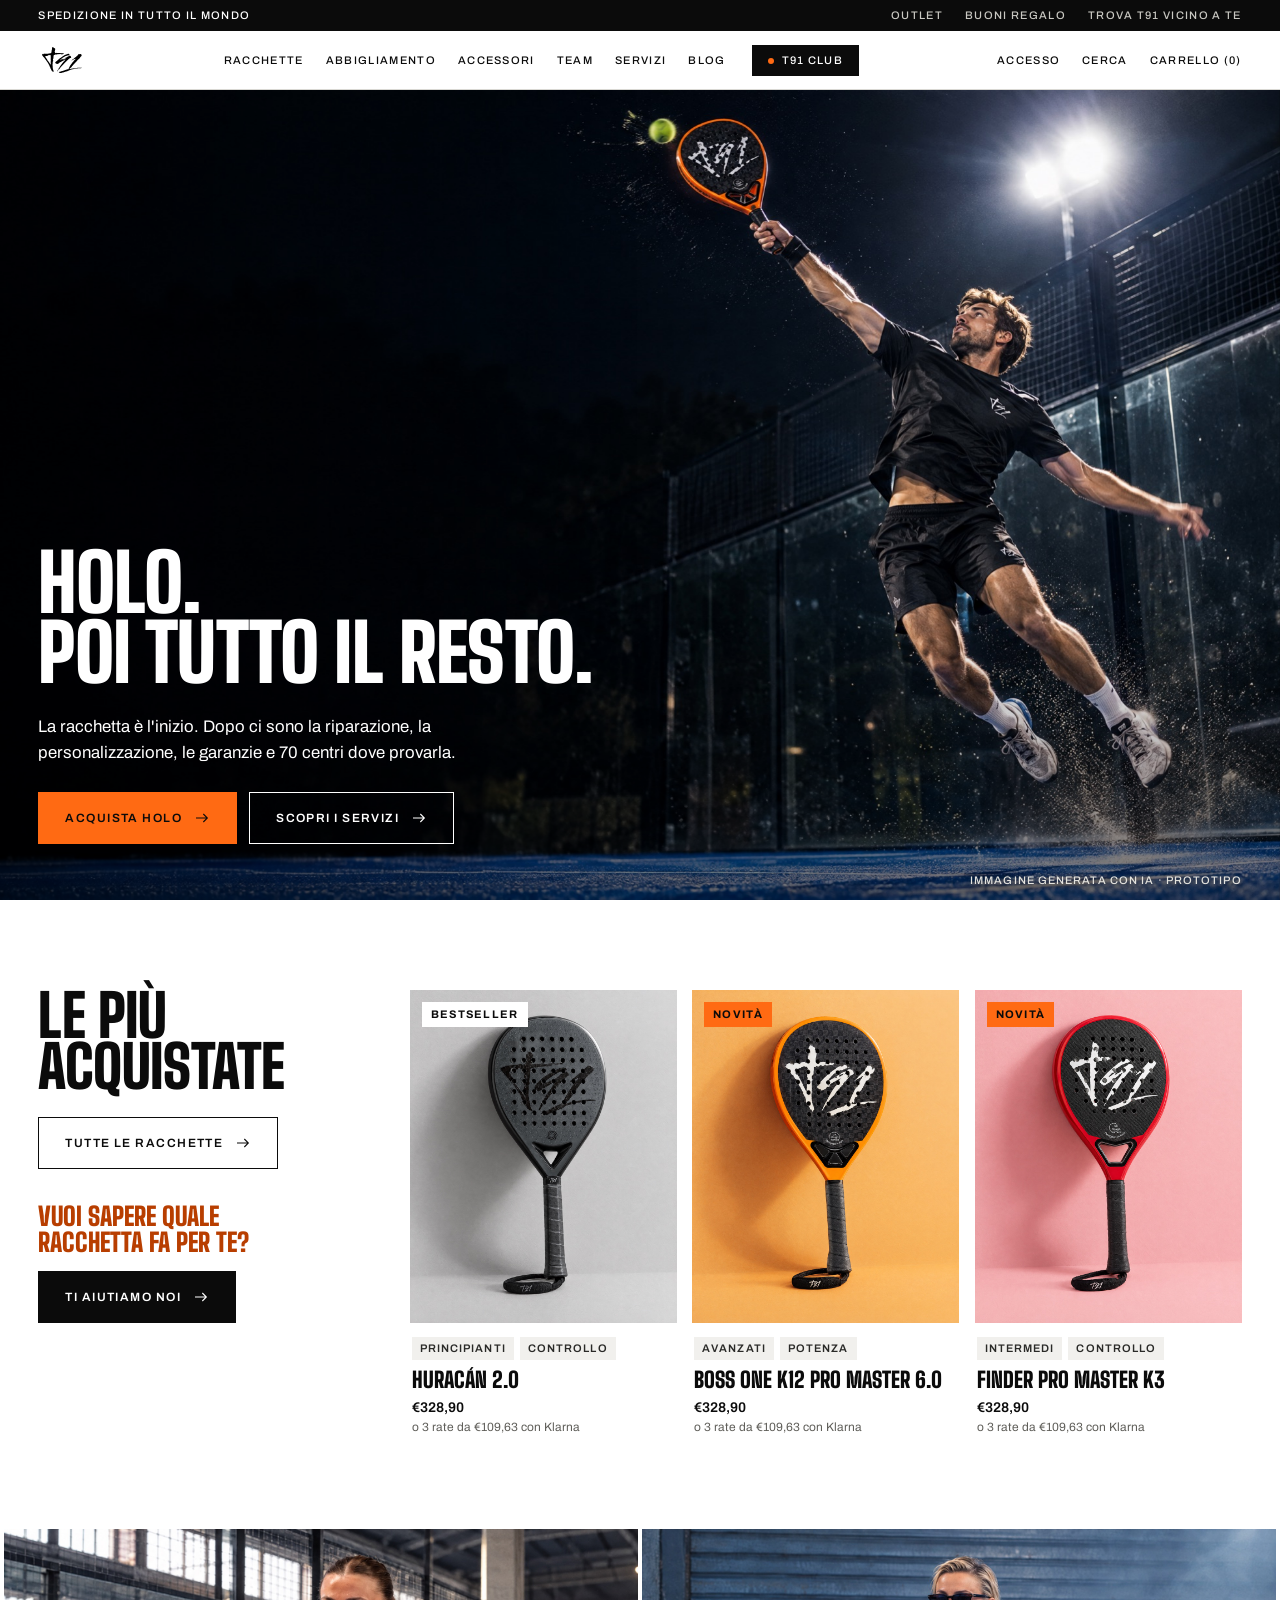
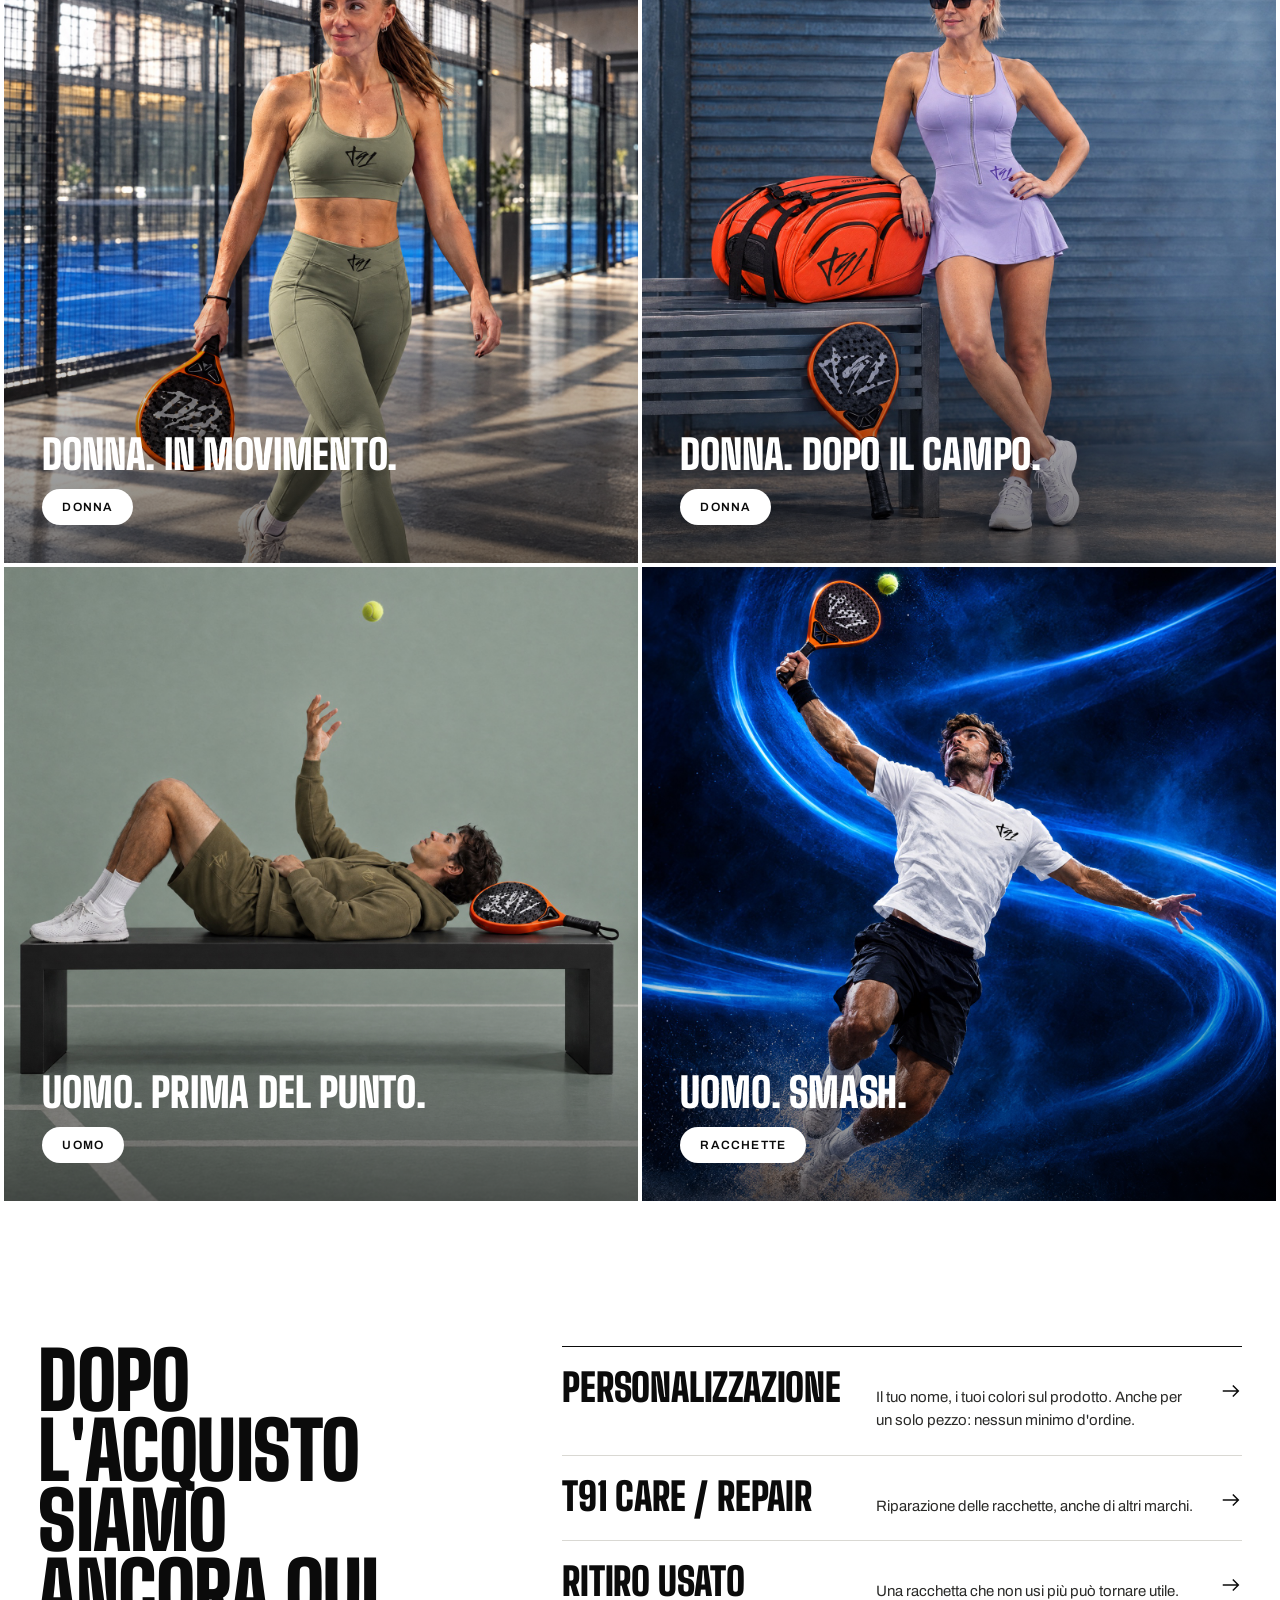
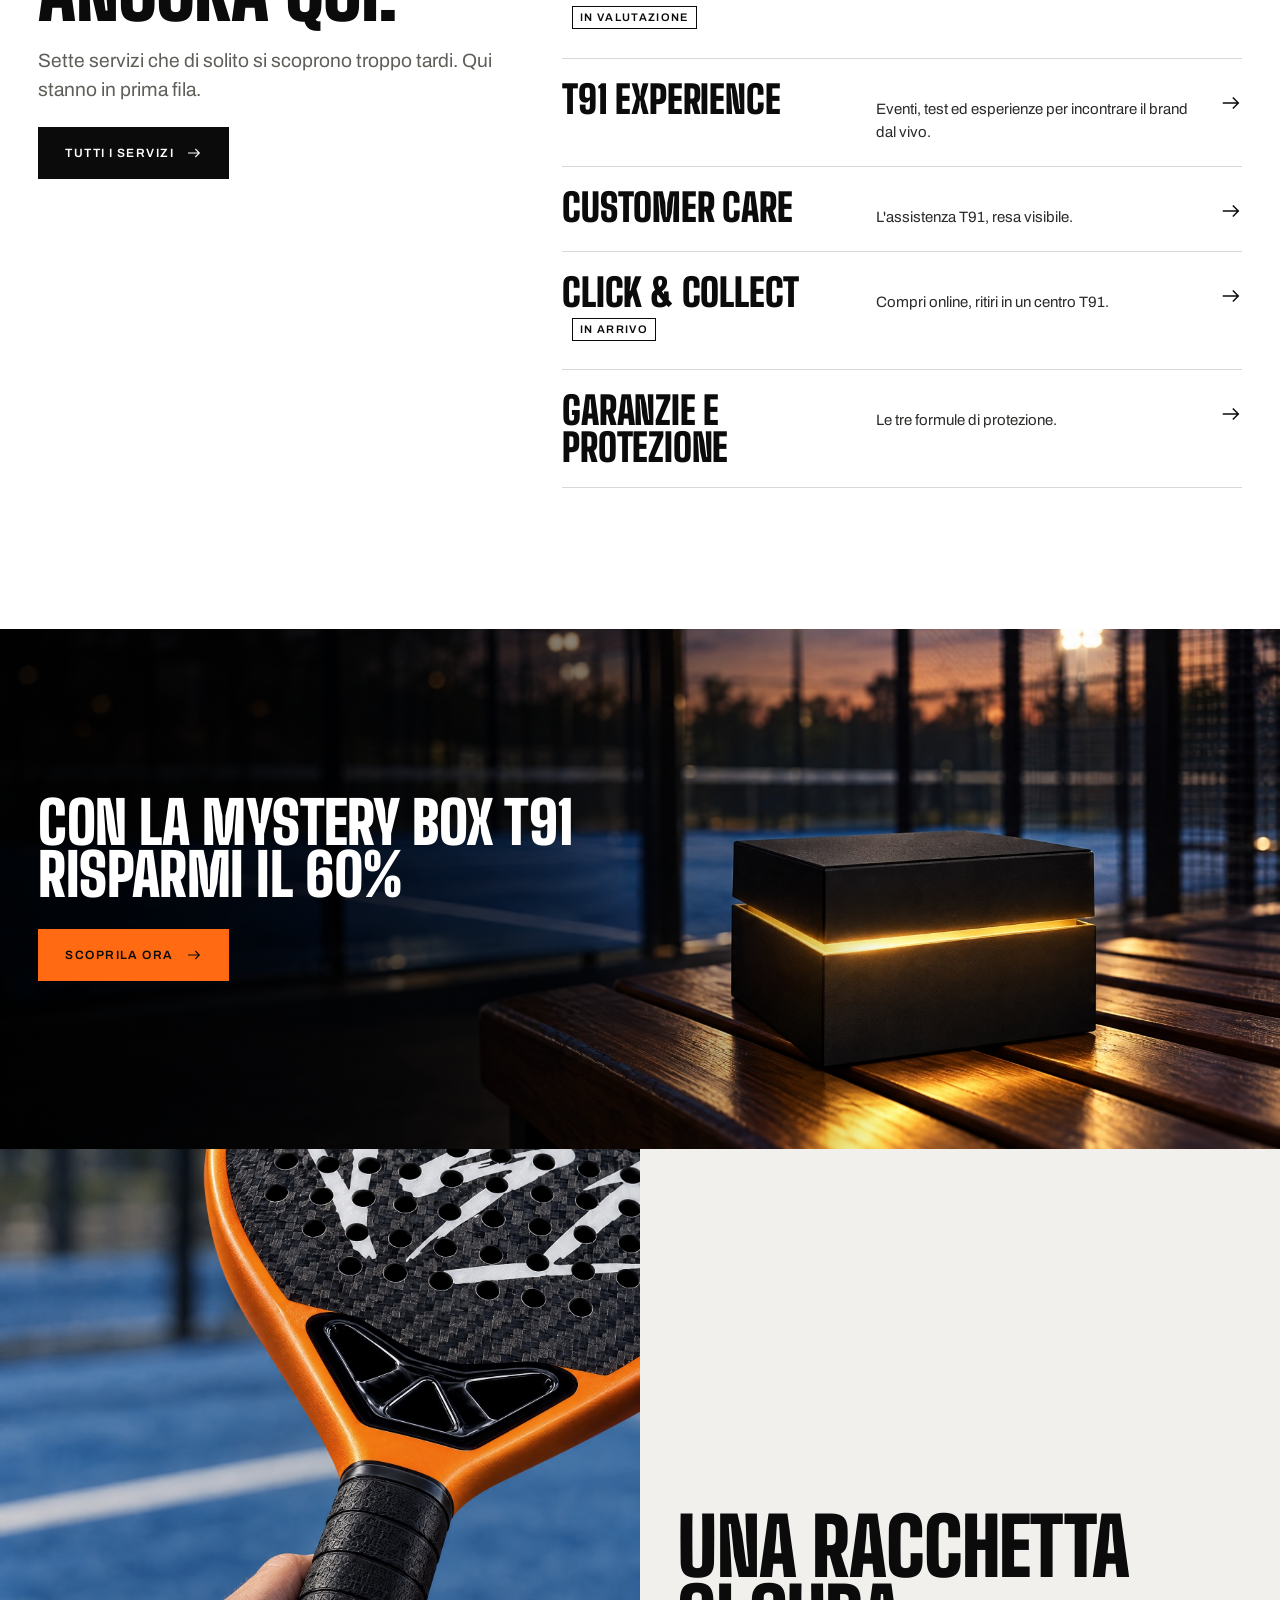
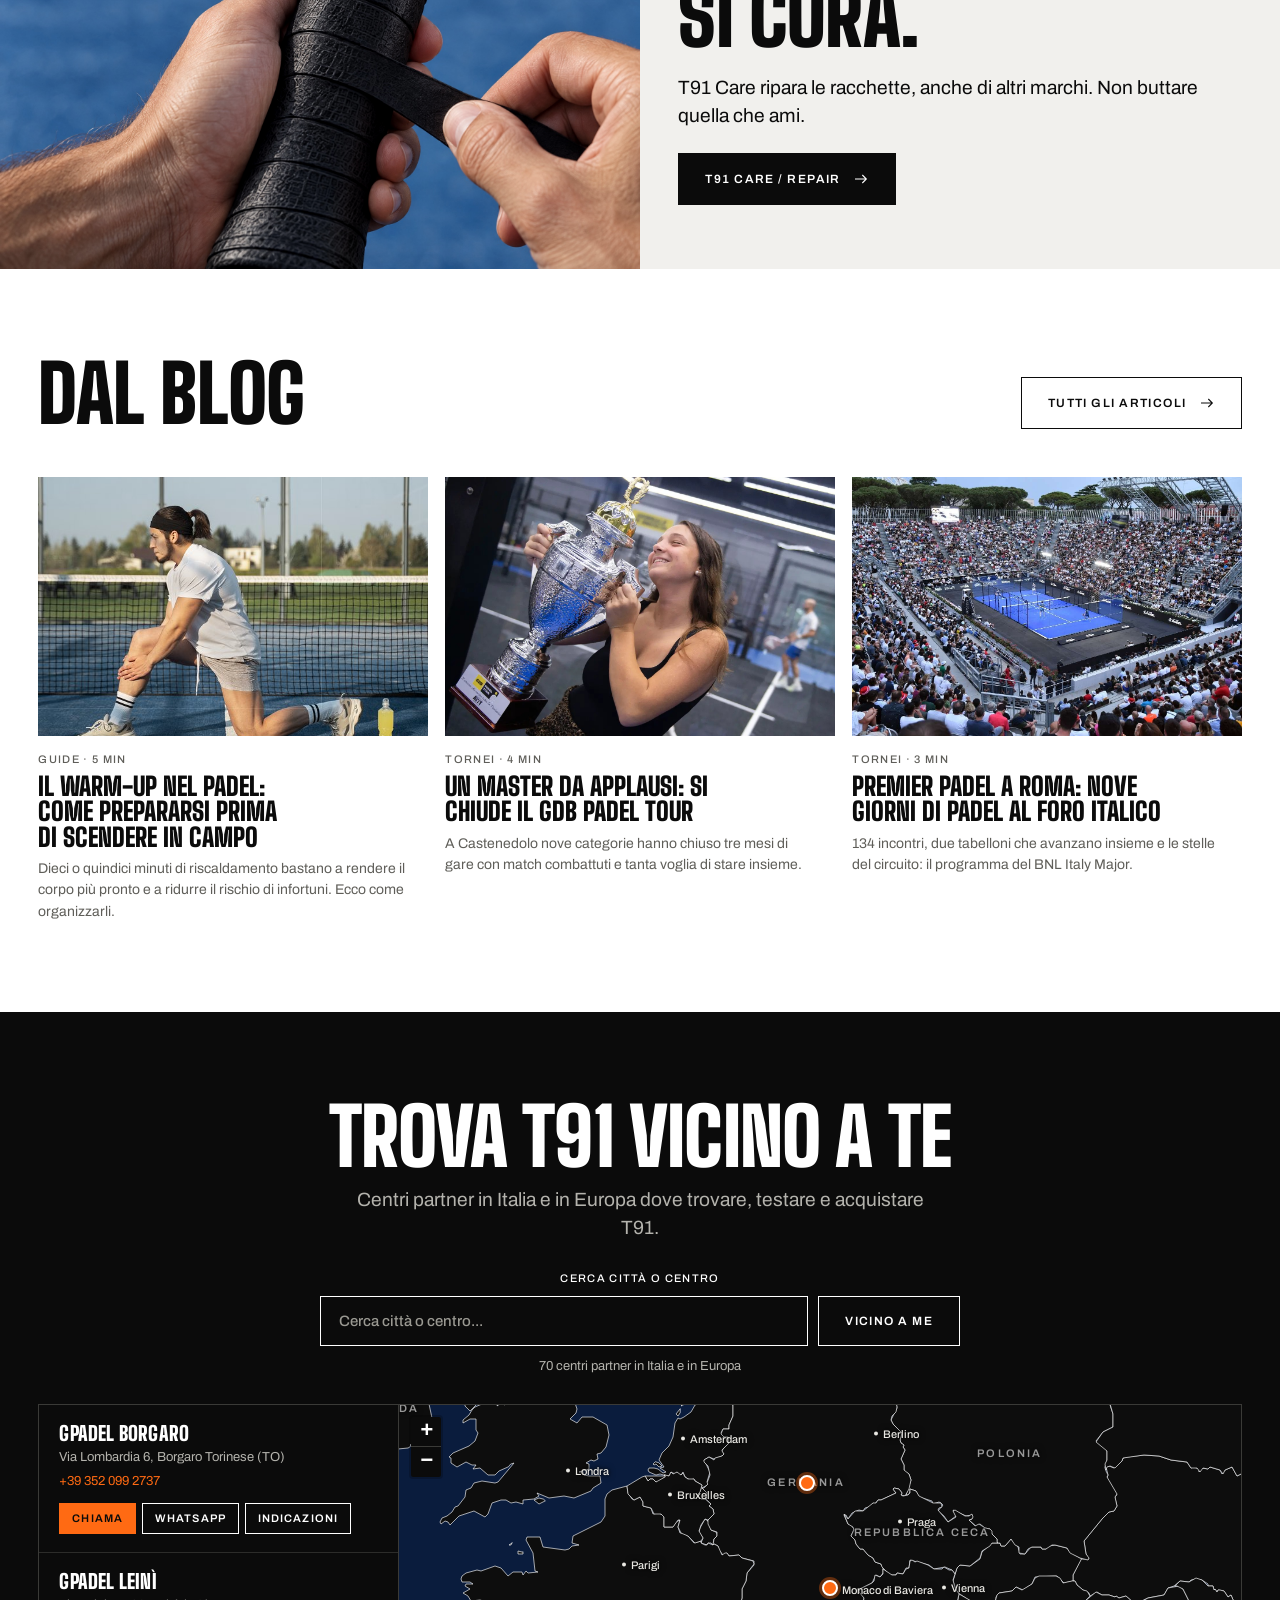
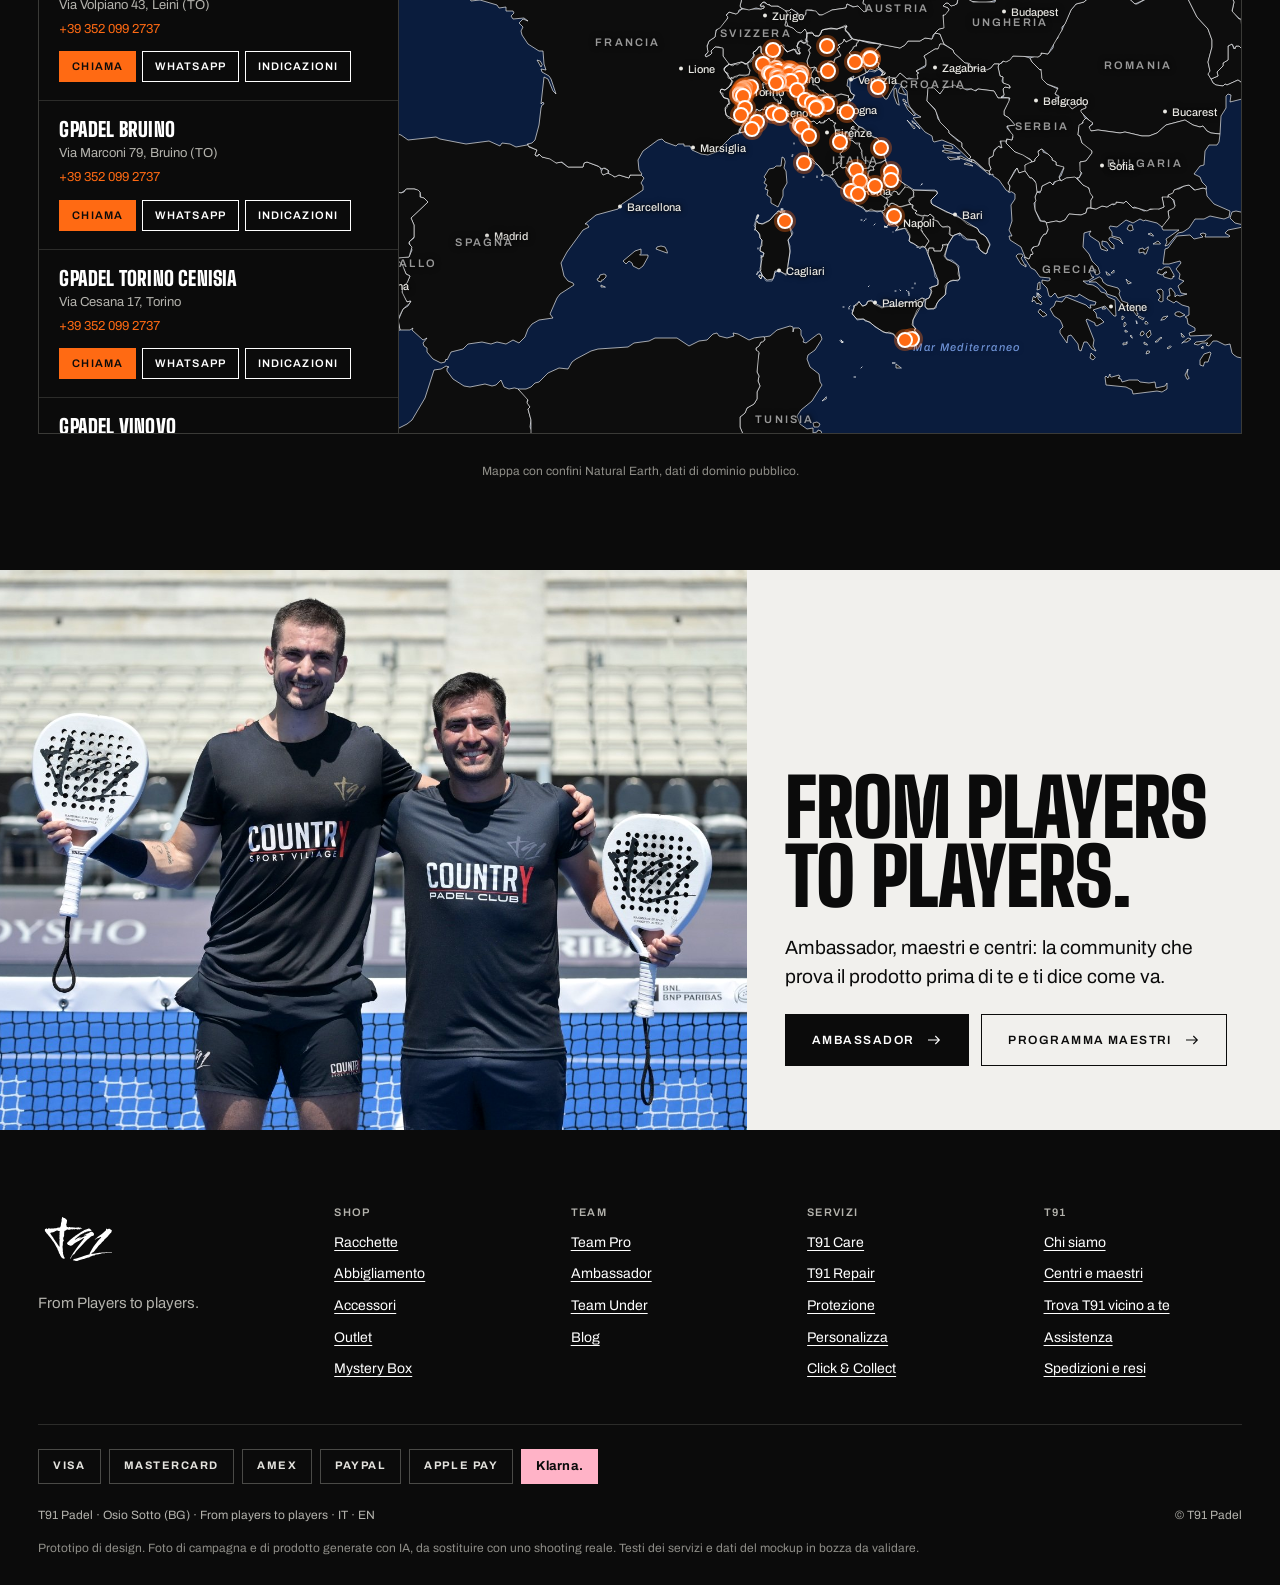
<file: index.html>
<!doctype html>
<html lang="it">
<head>
<meta charset="utf-8">
<meta name="viewport" content="width=device-width,initial-scale=1">
<title>T91 Padel | Racchette, servizi e centri</title>
<meta name="description" content="Racchette e abbigliamento T91, più riparazione, personalizzazione, garanzie e 70 centri partner in Italia e in Europa.">
<link rel="preconnect" href="https://fonts.googleapis.com">
<link rel="preconnect" href="https://fonts.gstatic.com" crossorigin>
<link href="https://fonts.googleapis.com/css2?family=Archivo:wght@400;500;600;700&family=Big+Shoulders+Display:wght@700;900&display=swap" rel="stylesheet">
<link rel="stylesheet" href="css/t91.css?v=202610210905">
</head>
<body>
<a class="skip" href="#main">Vai ai contenuti</a>
<div class="strip"><span>Spedizione in tutto il mondo</span><span class="su"><a href="#">Outlet</a><a href="#">Buoni regalo</a><a href="index.html#centri">Trova T91 vicino a te</a></span></div>
<header class="top"><div class="wrap">
<a class="logo" href="index.html" aria-label="T91 Padel, home"><img src="assets/ext/Logo_T91_Nero.svg" alt="T91" width="64" height="51"></a>
<nav class="main" aria-label="Principale">
<a href="racchette.html">Racchette</a>
<a href="#">Abbigliamento</a>
<a href="#">Accessori</a>
<a href="#">Team</a>
<a href="servizi.html">Servizi</a>
<a href="blog.html">Blog</a>
<a class="club-btn" href="#">T91 Club</a>
</nav>
<details class="mnav"><summary aria-label="Menu"><svg viewBox="0 0 24 24" fill="none" stroke="currentColor" stroke-width="1.8" aria-hidden="true"><path d="M3 7h18M3 12h18M3 17h18"/></svg></summary><div class="mpanel"><a href="racchette.html">Racchette</a><a href="#">Abbigliamento</a><a href="#">Accessori</a><a href="#">Team</a><a href="servizi.html">Servizi</a><a href="garanzie.html">Garanzie</a><a href="blog.html">Blog</a><a href="index.html#centri">Trova T91</a><a class="club-btn mclub" href="#">T91 Club</a></div></details>
<div class="hdr-r"><a href="#">Accesso</a><a href="#">Cerca</a><a href="#">Carrello (0)</a></div>
</div></header>
<main id="main">

<section class="hero dark" aria-labelledby="h1">
<img class="bg" src="assets/campaign/hero.jpg" alt="Giocatore in volo in uno smash di padel con la racchetta Holo, di sera sotto i riflettori">
<div class="in">
<h1 id="h1" class="d d-l">Holo.<br>Poi tutto il resto.</h1>
<p class="sub">La racchetta &egrave; l'inizio. Dopo ci sono la riparazione, la personalizzazione, le garanzie e 70 centri dove provarla.</p>
<div class="btns"><a class="btn solid" href="racchette.html">Acquista Holo <svg viewBox="0 0 24 24" fill="none" stroke="currentColor" stroke-width="1.6" aria-hidden="true"><path d="M3 12h17M14 6l6 6-6 6"/></svg></a><a class="btn line" href="#servizi">Scopri i servizi <svg viewBox="0 0 24 24" fill="none" stroke="currentColor" stroke-width="1.6" aria-hidden="true"><path d="M3 12h17M14 6l6 6-6 6"/></svg></a></div>
</div>
<span class="synth">Immagine generata con IA &middot; prototipo</span>
</section>

<section class="best wrap" aria-labelledby="best-h">
<div class="best-t"><h2 id="best-h" class="d d-l">Le pi&ugrave;<br>acquistate</h2><a class="btn line" href="racchette.html">Tutte le racchette <svg viewBox="0 0 24 24" fill="none" stroke="currentColor" stroke-width="1.6" aria-hidden="true"><path d="M3 12h17M14 6l6 6-6 6"/></svg></a>
<div class="best-q"><h3>Vuoi sapere quale racchetta fa per te?</h3><a class="btn ink" href="racchette.html#test">Ti aiutiamo noi <svg viewBox="0 0 24 24" fill="none" stroke="currentColor" stroke-width="1.6" aria-hidden="true"><path d="M3 12h17M14 6l6 6-6 6"/></svg></a></div></div>
<ul class="best-l"><li class="pc"><div class="pc-ph"><span class="new w">Bestseller</span><a class="pc-img" href="https://t91padel.com/products/huracan-2-0" target="_blank" rel="noopener" tabindex="-1" aria-hidden="true"><img src="assets/racchette/huracan-2-0.jpg" alt="" loading="lazy"></a></div><div class="pc-top"><p class="pc-tg"><span>Principianti</span><span>Controllo</span></p></div><a class="pc-m" href="https://t91padel.com/products/huracan-2-0" target="_blank" rel="noopener"><h3>Hurac&aacute;n 2.0</h3><p class="pc-p">&euro;328,90<small>o 3 rate da &euro;109,63 con Klarna</small></p></a></li><li class="pc"><div class="pc-ph"><span class="new">Novit&agrave;</span><a class="pc-img" href="prodotto-boss-one-k12.html" tabindex="-1" aria-hidden="true"><img src="assets/racchette/boss-one-k12-pro-master.jpg" alt="" loading="lazy"></a></div><div class="pc-top"><p class="pc-tg"><span>Avanzati</span><span>Potenza</span></p></div><a class="pc-m" href="prodotto-boss-one-k12.html"><h3>Boss One K12 Pro Master 6.0</h3><p class="pc-p">&euro;328,90<small>o 3 rate da &euro;109,63 con Klarna</small></p></a></li><li class="pc"><div class="pc-ph"><span class="new">Novit&agrave;</span><a class="pc-img" href="https://t91padel.com/products/finder-pro-master-k3" target="_blank" rel="noopener" tabindex="-1" aria-hidden="true"><img src="assets/racchette/finder-pro-master-k3.jpg" alt="" loading="lazy"></a></div><div class="pc-top"><p class="pc-tg"><span>Intermedi</span><span>Controllo</span></p></div><a class="pc-m" href="https://t91padel.com/products/finder-pro-master-k3" target="_blank" rel="noopener"><h3>Finder Pro Master K3</h3><p class="pc-p">&euro;328,90<small>o 3 rate da &euro;109,63 con Klarna</small></p></a></li></ul>
</section>

<section class="lb" aria-label="Campagna">
<a href="racchette.html" class="lb-i"><img src="assets/campaign/v2-g1.jpg" alt="Giocatrice in top e leggings verde salvia T91 cammina tra i campi da padel, racchetta Holo in mano" loading="lazy"><span class="lb-c"><b>Donna. In movimento.</b><i class="pill">Donna</i></span></a>
<a href="racchette.html" class="lb-i"><img src="assets/campaign/v2-g2.jpg" alt="Giocatrice con abito lilla T91 appoggiata a una panca, borsone arancione T91 e racchetta Holo accanto" loading="lazy"><span class="lb-c"><b>Donna. Dopo il campo.</b><i class="pill">Donna</i></span></a>
<a href="racchette.html" class="lb-i"><img src="assets/campaign/v2-g3.jpg" alt="Giocatore con felpa e pantaloncini oliva T91 disteso su una panca nera lancia una pallina" loading="lazy"><span class="lb-c"><b>Uomo. Prima del punto.</b><i class="pill">Uomo</i></span></a>
<a href="racchette.html" class="lb-i"><img src="assets/campaign/lookbook-g4.jpg" alt="Giocatore in t-shirt T91 in uno smash su sfondo di luce blu, racchetta Holo" loading="lazy"><span class="lb-c"><b>Uomo. Smash.</b><i class="pill">Racchette</i></span></a>
</section>

<div class="wrap">
<section class="svc" id="servizi" aria-labelledby="sv-h">
<div class="head">
<h2 id="sv-h" class="d d-l">Dopo l'acquisto siamo ancora qui.</h2>
<p class="lede mut">Sette servizi che di solito si scoprono troppo tardi. Qui stanno in prima fila.</p>
<div><a class="btn ink" href="servizi.html">Tutti i servizi <svg viewBox="0 0 24 24" fill="none" stroke="currentColor" stroke-width="1.6" aria-hidden="true"><path d="M3 12h17M14 6l6 6-6 6"/></svg></a></div>
</div>
<div class="rows">
<a class="row" href="servizi.html#personalizzazione"><h3>Personalizzazione</h3><p>Il tuo nome, i tuoi colori sul prodotto. Anche per un solo pezzo: nessun minimo d'ordine.</p><svg class="go" viewBox="0 0 24 24" fill="none" stroke="currentColor" stroke-width="1.6" aria-hidden="true"><path d="M3 12h17M14 6l6 6-6 6"/></svg></a>
<a class="row" href="servizi.html#care"><h3>T91 Care / Repair</h3><p>Riparazione delle racchette, anche di altri marchi.</p><svg class="go" viewBox="0 0 24 24" fill="none" stroke="currentColor" stroke-width="1.6" aria-hidden="true"><path d="M3 12h17M14 6l6 6-6 6"/></svg></a>
<a class="row" href="servizi.html#usato"><h3>Ritiro usato<span class="tag">In valutazione</span></h3><p>Una racchetta che non usi più può tornare utile.</p><svg class="go" viewBox="0 0 24 24" fill="none" stroke="currentColor" stroke-width="1.6" aria-hidden="true"><path d="M3 12h17M14 6l6 6-6 6"/></svg></a>
<a class="row" href="servizi.html#experience"><h3>T91 Experience</h3><p>Eventi, test ed esperienze per incontrare il brand dal vivo.</p><svg class="go" viewBox="0 0 24 24" fill="none" stroke="currentColor" stroke-width="1.6" aria-hidden="true"><path d="M3 12h17M14 6l6 6-6 6"/></svg></a>
<a class="row" href="servizi.html#customer-care"><h3>Customer care</h3><p>L'assistenza T91, resa visibile.</p><svg class="go" viewBox="0 0 24 24" fill="none" stroke="currentColor" stroke-width="1.6" aria-hidden="true"><path d="M3 12h17M14 6l6 6-6 6"/></svg></a>
<a class="row" href="servizi.html#click-collect"><h3>Click &amp; Collect<span class="tag">In arrivo</span></h3><p>Compri online, ritiri in un centro T91.</p><svg class="go" viewBox="0 0 24 24" fill="none" stroke="currentColor" stroke-width="1.6" aria-hidden="true"><path d="M3 12h17M14 6l6 6-6 6"/></svg></a>
<a class="row" href="garanzie.html"><h3>Garanzie e protezione</h3><p>Le tre formule di protezione.</p><svg class="go" viewBox="0 0 24 24" fill="none" stroke="currentColor" stroke-width="1.6" aria-hidden="true"><path d="M3 12h17M14 6l6 6-6 6"/></svg></a>
</div>
</section>
</div>

<section class="mbx dark" aria-labelledby="mb-h">
<img class="mbx-bg" src="assets/campaign/mystery-box.jpg" alt="Mystery Box T91 su una panchina a bordo campo di padel, di sera" loading="lazy">
<div class="mbx-in wrap">
<h2 id="mb-h" class="d d-l">Con la Mystery Box T91<br>risparmi il 60%</h2>
<a class="btn solid" href="#">Scoprila ora <svg viewBox="0 0 24 24" fill="none" stroke="currentColor" stroke-width="1.6" aria-hidden="true"><path d="M3 12h17M14 6l6 6-6 6"/></svg></a>
</div>
</section>

<section class="feat" aria-labelledby="ft-h">
<div class="feat-img"><img src="assets/campaign/dettaglio.jpg" alt="Mani che avvolgono l'impugnatura di una racchetta T91" loading="lazy"></div>
<div class="feat-txt"><h2 id="ft-h" class="d d-l">Una racchetta si cura.</h2><p class="lede">T91 Care ripara le racchette, anche di altri marchi. Non buttare quella che ami.</p><div class="btns"><a class="btn ink" href="servizi.html#care">T91 Care / Repair <svg viewBox="0 0 24 24" fill="none" stroke="currentColor" stroke-width="1.6" aria-hidden="true"><path d="M3 12h17M14 6l6 6-6 6"/></svg></a></div></div>
</section>

<section class="wrap blogh" id="blog" aria-labelledby="bl-h">
<div class="shop-h"><h2 id="bl-h" class="d d-l">Dal blog</h2><a class="btn line" href="blog.html">Tutti gli articoli <svg viewBox="0 0 24 24" fill="none" stroke="currentColor" stroke-width="1.6" aria-hidden="true"><path d="M3 12h17M14 6l6 6-6 6"/></svg></a></div>
<ul class="bgrid three"><li class="bp" data-cat="Guide"><a href="articolo-warm-up-nel-padel.html"><div class="bp-i"><img src="assets/blog/warm-up.jpg" alt="Giocatore in ginocchio sul campo da padel mentre si allunga prima della partita" loading="lazy"></div><div class="bp-t"><span class="cap mut">Guide &middot; 5 min</span><h3>Il warm-up nel padel: come prepararsi prima di scendere in campo</h3><p>Dieci o quindici minuti di riscaldamento bastano a rendere il corpo più pronto e a ridurre il rischio di infortuni. Ecco come organizzarli.</p></div></a></li><li class="bp" data-cat="Tornei"><a href="articolo-gdb-padel-tour-master.html"><div class="bp-i"><img src="assets/blog/gdb-padel-tour.jpg" alt="Una giocatrice festeggia sollevando il trofeo alla finale del Master" loading="lazy"></div><div class="bp-t"><span class="cap mut">Tornei &middot; 4 min</span><h3>Un Master da applausi: si chiude il GdB Padel Tour</h3><p>A Castenedolo nove categorie hanno chiuso tre mesi di gare con match combattuti e tanta voglia di stare insieme.</p></div></a></li><li class="bp" data-cat="Tornei"><a href="articolo-bnl-italy-major-premier-padel.html"><div class="bp-i"><img src="assets/blog/foro-italico.jpg" alt="Il campo centrale del Foro Italico pieno di pubblico durante il torneo di padel" loading="lazy"></div><div class="bp-t"><span class="cap mut">Tornei &middot; 3 min</span><h3>Premier Padel a Roma: nove giorni di padel al Foro Italico</h3><p>134 incontri, due tabelloni che avanzano insieme e le stelle del circuito: il programma del BNL Italy Major.</p></div></a></li></ul>
</section>

<section class="dark cm" id="centri" aria-labelledby="c-h">
<div class="wrap">
<div class="cm-h"><h2 id="c-h" class="d d-l">Trova T91 vicino a te</h2><p class="lede mut">Centri partner in Italia e in Europa dove trovare, testare e acquistare T91.</p></div>
<div class="cm-s">
<label class="cap" for="q">Cerca citt&agrave; o centro</label>
<div class="cm-r"><input id="q" type="search" placeholder="Cerca citt&agrave; o centro..." autocomplete="off"><button type="button" class="btn line" id="near">Vicino a me</button></div>
<p class="cm-n" id="cmn" aria-live="polite">70 centri partner in Italia e in Europa</p>
</div>
<div class="cm-p">
<ul class="cm-l" id="clist" tabindex="0" aria-label="Elenco dei centri partner"></ul>
<div class="cm-m" id="cmap" role="application" aria-label="Mappa dei centri partner T91"></div>
</div>
<p class="cm-c">Mappa con confini Natural Earth, dati di dominio pubblico.</p>
</div>
</section>

<section class="split">
<div class="img"><img class="pos-duo" src="assets/campaign/iriart-salandro.jpg" alt="Emiliano Iriart e Bubu Salandro sorridono in campo con le racchette T91 bianche" loading="lazy"></div>
<div class="txt">
<h2 class="d d-l">From Players to players.</h2>
<p class="lede">Ambassador, maestri e centri: la community che prova il prodotto prima di te e ti dice come va.</p>
<div class="btns"><a class="btn ink" href="#">Ambassador <svg viewBox="0 0 24 24" fill="none" stroke="currentColor" stroke-width="1.6" aria-hidden="true"><path d="M3 12h17M14 6l6 6-6 6"/></svg></a><a class="btn line" href="#">Programma maestri <svg viewBox="0 0 24 24" fill="none" stroke="currentColor" stroke-width="1.6" aria-hidden="true"><path d="M3 12h17M14 6l6 6-6 6"/></svg></a></div>
</div>
</section>


</main>
<footer>
<div class="cols">
<div class="fb"><a class="logo" href="index.html" aria-label="T91 Padel, home"><img class="inv" src="assets/ext/Logo_T91_Nero.svg" alt="T91" width="96" height="76"></a><p>From Players to players.</p></div>
<div><h3>Shop</h3><ul><li><a href="racchette.html">Racchette</a></li><li><a href="#">Abbigliamento</a></li><li><a href="#">Accessori</a></li><li><a href="#">Outlet</a></li><li><a href="#">Mystery Box</a></li></ul></div>
<div><h3>Team</h3><ul><li><a href="#">Team Pro</a></li><li><a href="#">Ambassador</a></li><li><a href="#">Team Under</a></li><li><a href="blog.html">Blog</a></li></ul></div>
<div><h3>Servizi</h3><ul><li><a href="servizi.html#care">T91 Care</a></li><li><a href="servizi.html#care">T91 Repair</a></li><li><a href="garanzie.html">Protezione</a></li><li><a href="servizi.html#personalizzazione">Personalizza</a></li><li><a href="servizi.html#click-collect">Click &amp; Collect</a></li></ul></div>
<div><h3>T91</h3><ul><li><a href="#">Chi siamo</a></li><li><a href="index.html#centri">Centri e maestri</a></li><li><a href="index.html#centri">Trova T91 vicino a te</a></li><li><a href="#">Assistenza</a></li><li><a href="#">Spedizioni e resi</a></li></ul></div>
</div>
<ul class="pay" aria-label="Metodi di pagamento"><li>VISA</li><li>MASTERCARD</li><li>AMEX</li><li>PAYPAL</li><li>APPLE PAY</li><li>Klarna.</li></ul>
<div class="base"><span>T91 Padel &middot; Osio Sotto (BG) &middot; From players to players &middot; IT &middot; EN</span><span>&copy; T91 Padel</span></div>
<p class="proto">Prototipo di design. Foto di campagna e di prodotto generate con IA, da sostituire con uno shooting reale. Testi dei servizi e dati del mockup in bozza da validare.</p>
</footer>
<script src="js/t91.js?v=202610210905"></script>
<script src="js/centri.js?v=202610210905" defer></script>
</body>
</html>
</file>
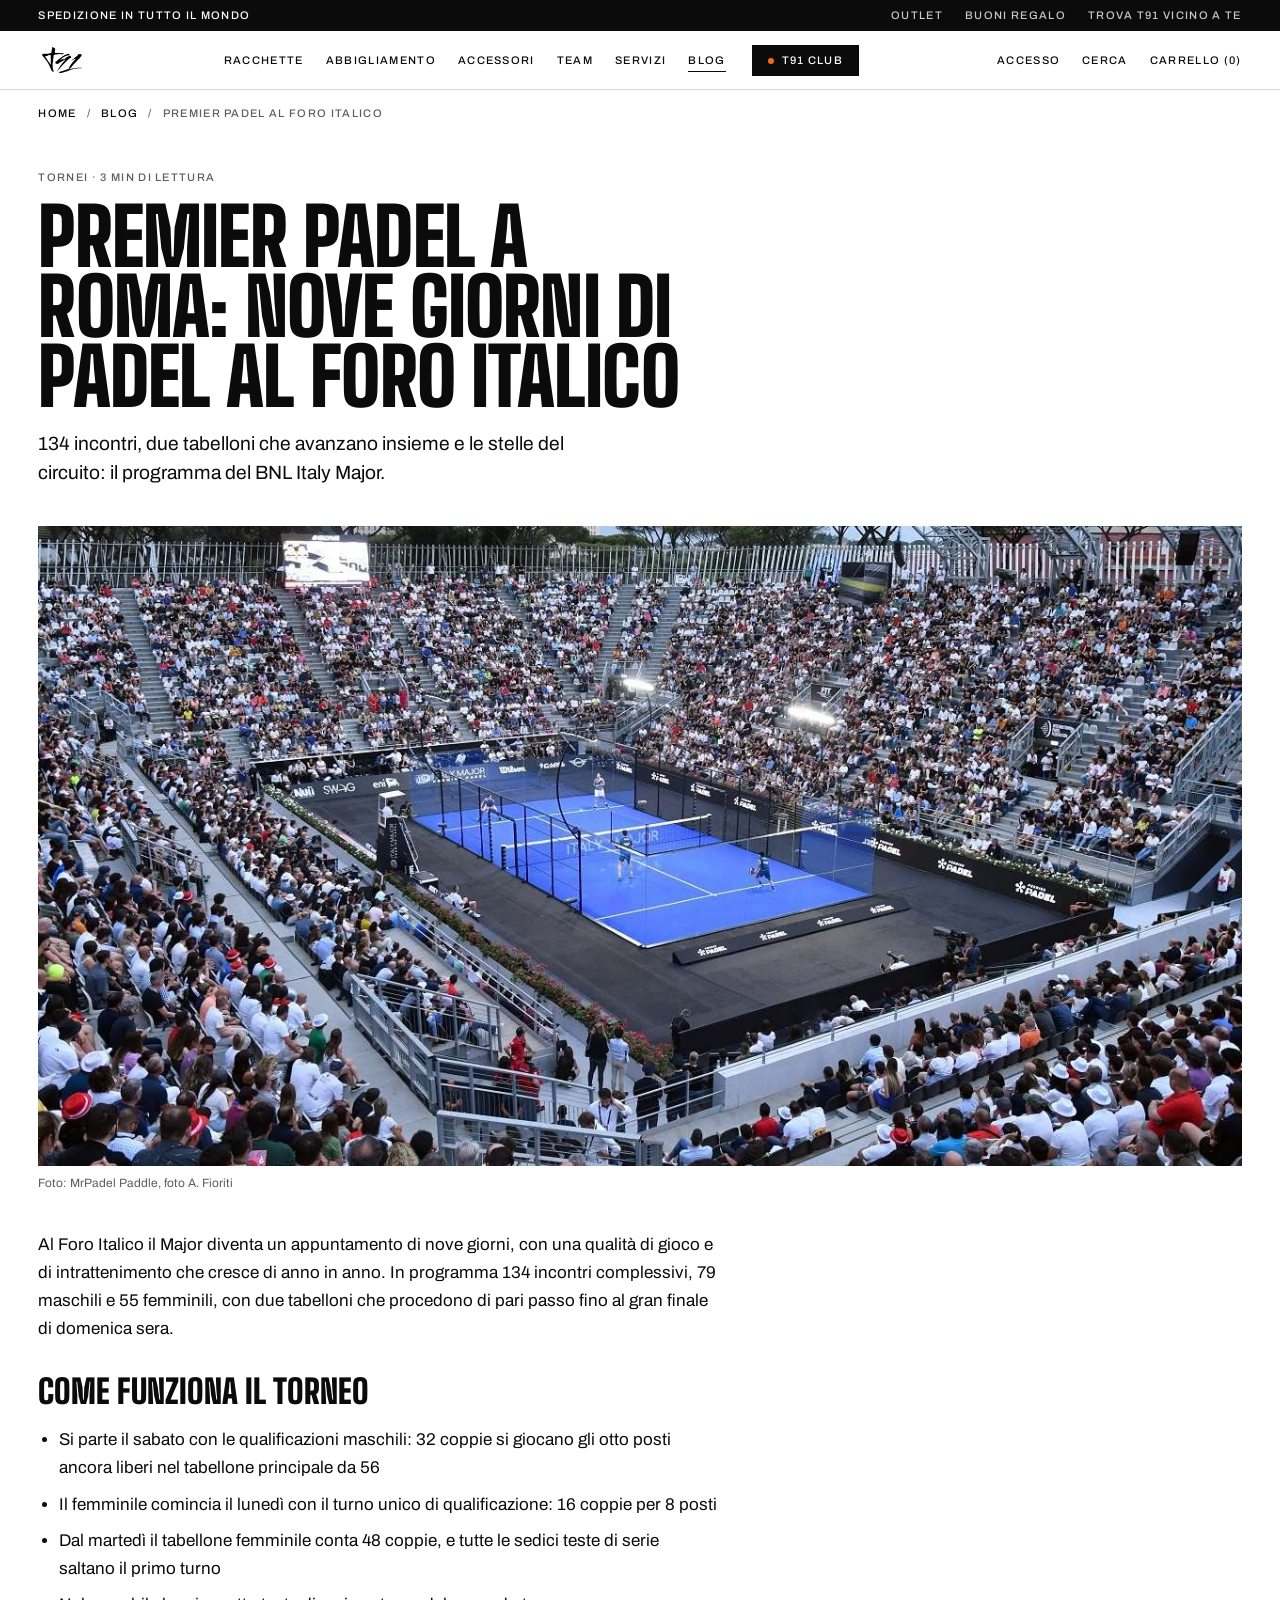
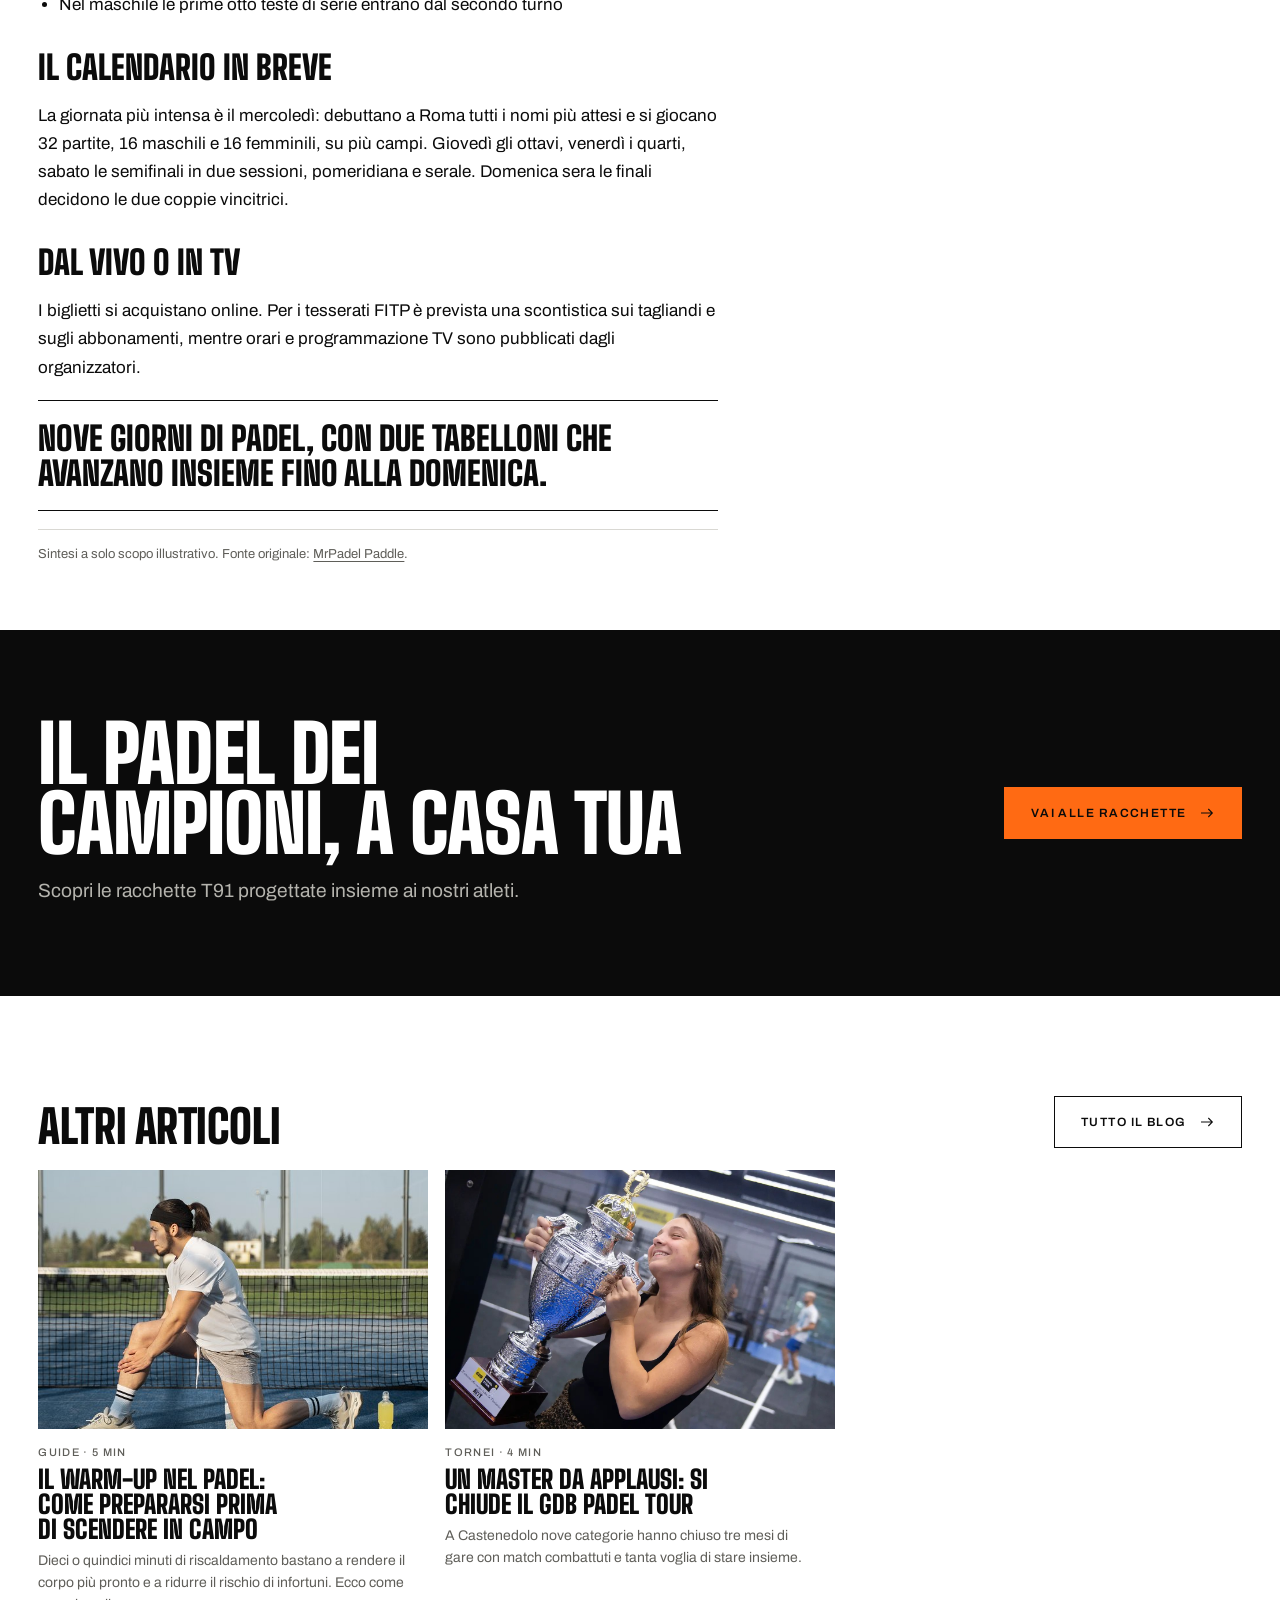
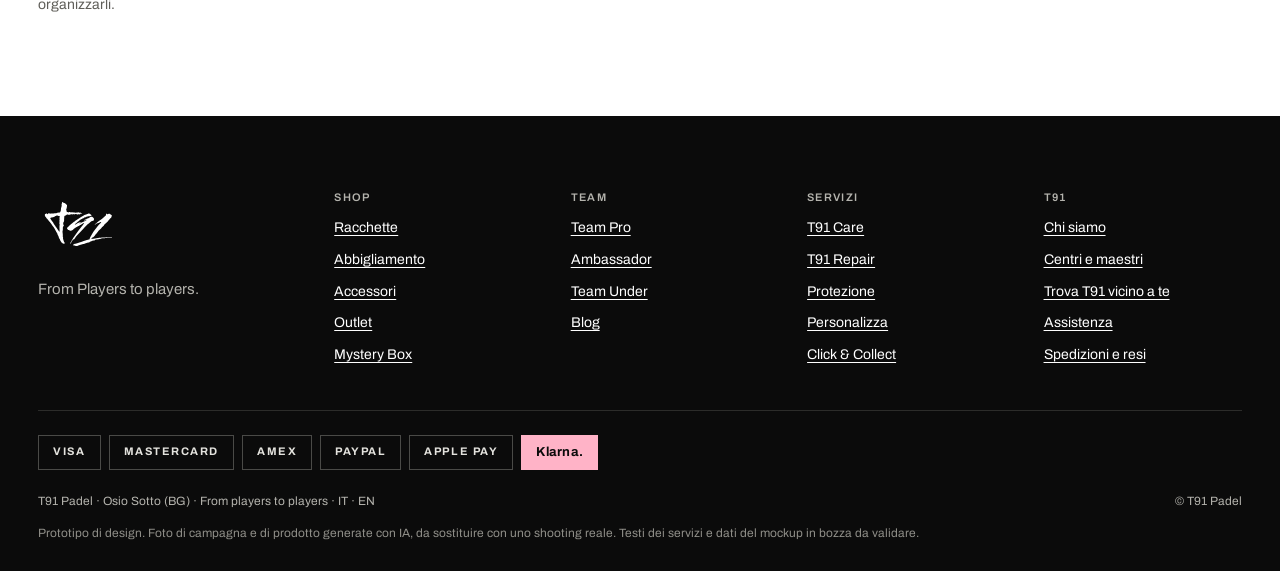
<file: articolo-bnl-italy-major-premier-padel.html>
<!doctype html>
<html lang="it">
<head>
<meta charset="utf-8">
<meta name="viewport" content="width=device-width,initial-scale=1">
<title>Premier Padel al Foro Italico | Blog T91 Padel</title>
<meta name="description" content="134 incontri, due tabelloni che avanzano insieme e le stelle del circuito: il programma del BNL Italy Major.">
<link rel="preconnect" href="https://fonts.googleapis.com">
<link rel="preconnect" href="https://fonts.gstatic.com" crossorigin>
<link href="https://fonts.googleapis.com/css2?family=Archivo:wght@400;500;600;700&family=Big+Shoulders+Display:wght@700;900&display=swap" rel="stylesheet">
<link rel="stylesheet" href="css/t91.css?v=202610210905">
</head>
<body>
<a class="skip" href="#main">Vai ai contenuti</a>
<div class="strip"><span>Spedizione in tutto il mondo</span><span class="su"><a href="#">Outlet</a><a href="#">Buoni regalo</a><a href="index.html#centri">Trova T91 vicino a te</a></span></div>
<header class="top"><div class="wrap">
<a class="logo" href="index.html" aria-label="T91 Padel, home"><img src="assets/ext/Logo_T91_Nero.svg" alt="T91" width="64" height="51"></a>
<nav class="main" aria-label="Principale">
<a href="racchette.html">Racchette</a>
<a href="#">Abbigliamento</a>
<a href="#">Accessori</a>
<a href="#">Team</a>
<a href="servizi.html">Servizi</a>
<a href="blog.html" aria-current="page">Blog</a>
<a class="club-btn" href="#">T91 Club</a>
</nav>
<details class="mnav"><summary aria-label="Menu"><svg viewBox="0 0 24 24" fill="none" stroke="currentColor" stroke-width="1.8" aria-hidden="true"><path d="M3 7h18M3 12h18M3 17h18"/></svg></summary><div class="mpanel"><a href="racchette.html">Racchette</a><a href="#">Abbigliamento</a><a href="#">Accessori</a><a href="#">Team</a><a href="servizi.html">Servizi</a><a href="garanzie.html">Garanzie</a><a href="blog.html" aria-current="page">Blog</a><a href="index.html#centri">Trova T91</a><a class="club-btn mclub" href="#">T91 Club</a></div></details>
<div class="hdr-r"><a href="#">Accesso</a><a href="#">Cerca</a><a href="#">Carrello (0)</a></div>
</div></header>
<main id="main">

<div class="wrap">
<nav class="crumb" aria-label="Percorso"><a href="index.html">Home</a><span aria-hidden="true">/</span><a href="blog.html">Blog</a><span aria-hidden="true">/</span><span aria-current="page">Premier Padel al Foro Italico</span></nav>
<article class="art">
<header class="art-h"><span class="cap mut">Tornei &middot; 3 min di lettura</span><h1 class="d d-l">Premier Padel a Roma: nove giorni di padel al Foro Italico</h1><p class="lede">134 incontri, due tabelloni che avanzano insieme e le stelle del circuito: il programma del BNL Italy Major.</p></header>
<figure class="art-f"><img src="assets/blog/foro-italico.jpg" alt="Il campo centrale del Foro Italico pieno di pubblico durante il torneo di padel"><figcaption>Foto: MrPadel Paddle, foto A. Fioriti</figcaption></figure>
<div class="art-b"><p>Al Foro Italico il Major diventa un appuntamento di nove giorni, con una qualità di gioco e di intrattenimento che cresce di anno in anno. In programma 134 incontri complessivi, 79 maschili e 55 femminili, con due tabelloni che procedono di pari passo fino al gran finale di domenica sera.</p><h2>Come funziona il torneo</h2><ul><li>Si parte il sabato con le qualificazioni maschili: 32 coppie si giocano gli otto posti ancora liberi nel tabellone principale da 56</li><li>Il femminile comincia il lunedì con il turno unico di qualificazione: 16 coppie per 8 posti</li><li>Dal martedì il tabellone femminile conta 48 coppie, e tutte le sedici teste di serie saltano il primo turno</li><li>Nel maschile le prime otto teste di serie entrano dal secondo turno</li></ul><h2>Il calendario in breve</h2><p>La giornata più intensa è il mercoledì: debuttano a Roma tutti i nomi più attesi e si giocano 32 partite, 16 maschili e 16 femminili, su più campi. Giovedì gli ottavi, venerdì i quarti, sabato le semifinali in due sessioni, pomeridiana e serale. Domenica sera le finali decidono le due coppie vincitrici.</p><h2>Dal vivo o in TV</h2><p>I biglietti si acquistano online. Per i tesserati FITP è prevista una scontistica sui tagliandi e sugli abbonamenti, mentre orari e programmazione TV sono pubblicati dagli organizzatori.</p><blockquote>Nove giorni di padel, con due tabelloni che avanzano insieme fino alla domenica.</blockquote>
<p class="art-src">Sintesi a solo scopo illustrativo. Fonte originale: <a href="https://www.mrpadelpaddle.com/padel-italia/bnl-italy-major-premier-padel-9-giorni-intensi-di-padel/" target="_blank" rel="noopener">MrPadel Paddle</a>.</p>
</div>
</article>
</div>
<section class="dark help" aria-labelledby="ac-h"><div class="wrap helpin">
<div><h2 id="ac-h" class="d d-l">Il padel dei campioni, a casa tua</h2><p class="lede mut">Scopri le racchette T91 progettate insieme ai nostri atleti.</p></div>
<div class="btns"><a class="btn solid" href="racchette.html#signature">Vai alle racchette <svg viewBox="0 0 24 24" fill="none" stroke="currentColor" stroke-width="1.6" aria-hidden="true"><path d="M3 12h17M14 6l6 6-6 6"/></svg></a></div></div></section>
<section class="wrap guides" aria-labelledby="ar-h"><div class="shop-h"><h2 id="ar-h" class="d d-m">Altri articoli</h2><a class="btn line" href="blog.html">Tutto il blog <svg viewBox="0 0 24 24" fill="none" stroke="currentColor" stroke-width="1.6" aria-hidden="true"><path d="M3 12h17M14 6l6 6-6 6"/></svg></a></div>
<ul class="bgrid two"><li class="bp" data-cat="Guide"><a href="articolo-warm-up-nel-padel.html"><div class="bp-i"><img src="assets/blog/warm-up.jpg" alt="Giocatore in ginocchio sul campo da padel mentre si allunga prima della partita" loading="lazy"></div><div class="bp-t"><span class="cap mut">Guide &middot; 5 min</span><h3>Il warm-up nel padel: come prepararsi prima di scendere in campo</h3><p>Dieci o quindici minuti di riscaldamento bastano a rendere il corpo più pronto e a ridurre il rischio di infortuni. Ecco come organizzarli.</p></div></a></li><li class="bp" data-cat="Tornei"><a href="articolo-gdb-padel-tour-master.html"><div class="bp-i"><img src="assets/blog/gdb-padel-tour.jpg" alt="Una giocatrice festeggia sollevando il trofeo alla finale del Master" loading="lazy"></div><div class="bp-t"><span class="cap mut">Tornei &middot; 4 min</span><h3>Un Master da applausi: si chiude il GdB Padel Tour</h3><p>A Castenedolo nove categorie hanno chiuso tre mesi di gare con match combattuti e tanta voglia di stare insieme.</p></div></a></li></ul></section>
</main>
<footer>
<div class="cols">
<div class="fb"><a class="logo" href="index.html" aria-label="T91 Padel, home"><img class="inv" src="assets/ext/Logo_T91_Nero.svg" alt="T91" width="96" height="76"></a><p>From Players to players.</p></div>
<div><h3>Shop</h3><ul><li><a href="racchette.html">Racchette</a></li><li><a href="#">Abbigliamento</a></li><li><a href="#">Accessori</a></li><li><a href="#">Outlet</a></li><li><a href="#">Mystery Box</a></li></ul></div>
<div><h3>Team</h3><ul><li><a href="#">Team Pro</a></li><li><a href="#">Ambassador</a></li><li><a href="#">Team Under</a></li><li><a href="blog.html">Blog</a></li></ul></div>
<div><h3>Servizi</h3><ul><li><a href="servizi.html#care">T91 Care</a></li><li><a href="servizi.html#care">T91 Repair</a></li><li><a href="garanzie.html">Protezione</a></li><li><a href="servizi.html#personalizzazione">Personalizza</a></li><li><a href="servizi.html#click-collect">Click &amp; Collect</a></li></ul></div>
<div><h3>T91</h3><ul><li><a href="#">Chi siamo</a></li><li><a href="index.html#centri">Centri e maestri</a></li><li><a href="index.html#centri">Trova T91 vicino a te</a></li><li><a href="#">Assistenza</a></li><li><a href="#">Spedizioni e resi</a></li></ul></div>
</div>
<ul class="pay" aria-label="Metodi di pagamento"><li>VISA</li><li>MASTERCARD</li><li>AMEX</li><li>PAYPAL</li><li>APPLE PAY</li><li>Klarna.</li></ul>
<div class="base"><span>T91 Padel &middot; Osio Sotto (BG) &middot; From players to players &middot; IT &middot; EN</span><span>&copy; T91 Padel</span></div>
<p class="proto">Prototipo di design. Foto di campagna e di prodotto generate con IA, da sostituire con uno shooting reale. Testi dei servizi e dati del mockup in bozza da validare.</p>
</footer>
<script src="js/t91.js?v=202610210905"></script>
<script src="js/centri.js?v=202610210905" defer></script>
</body>
</html>
</file>
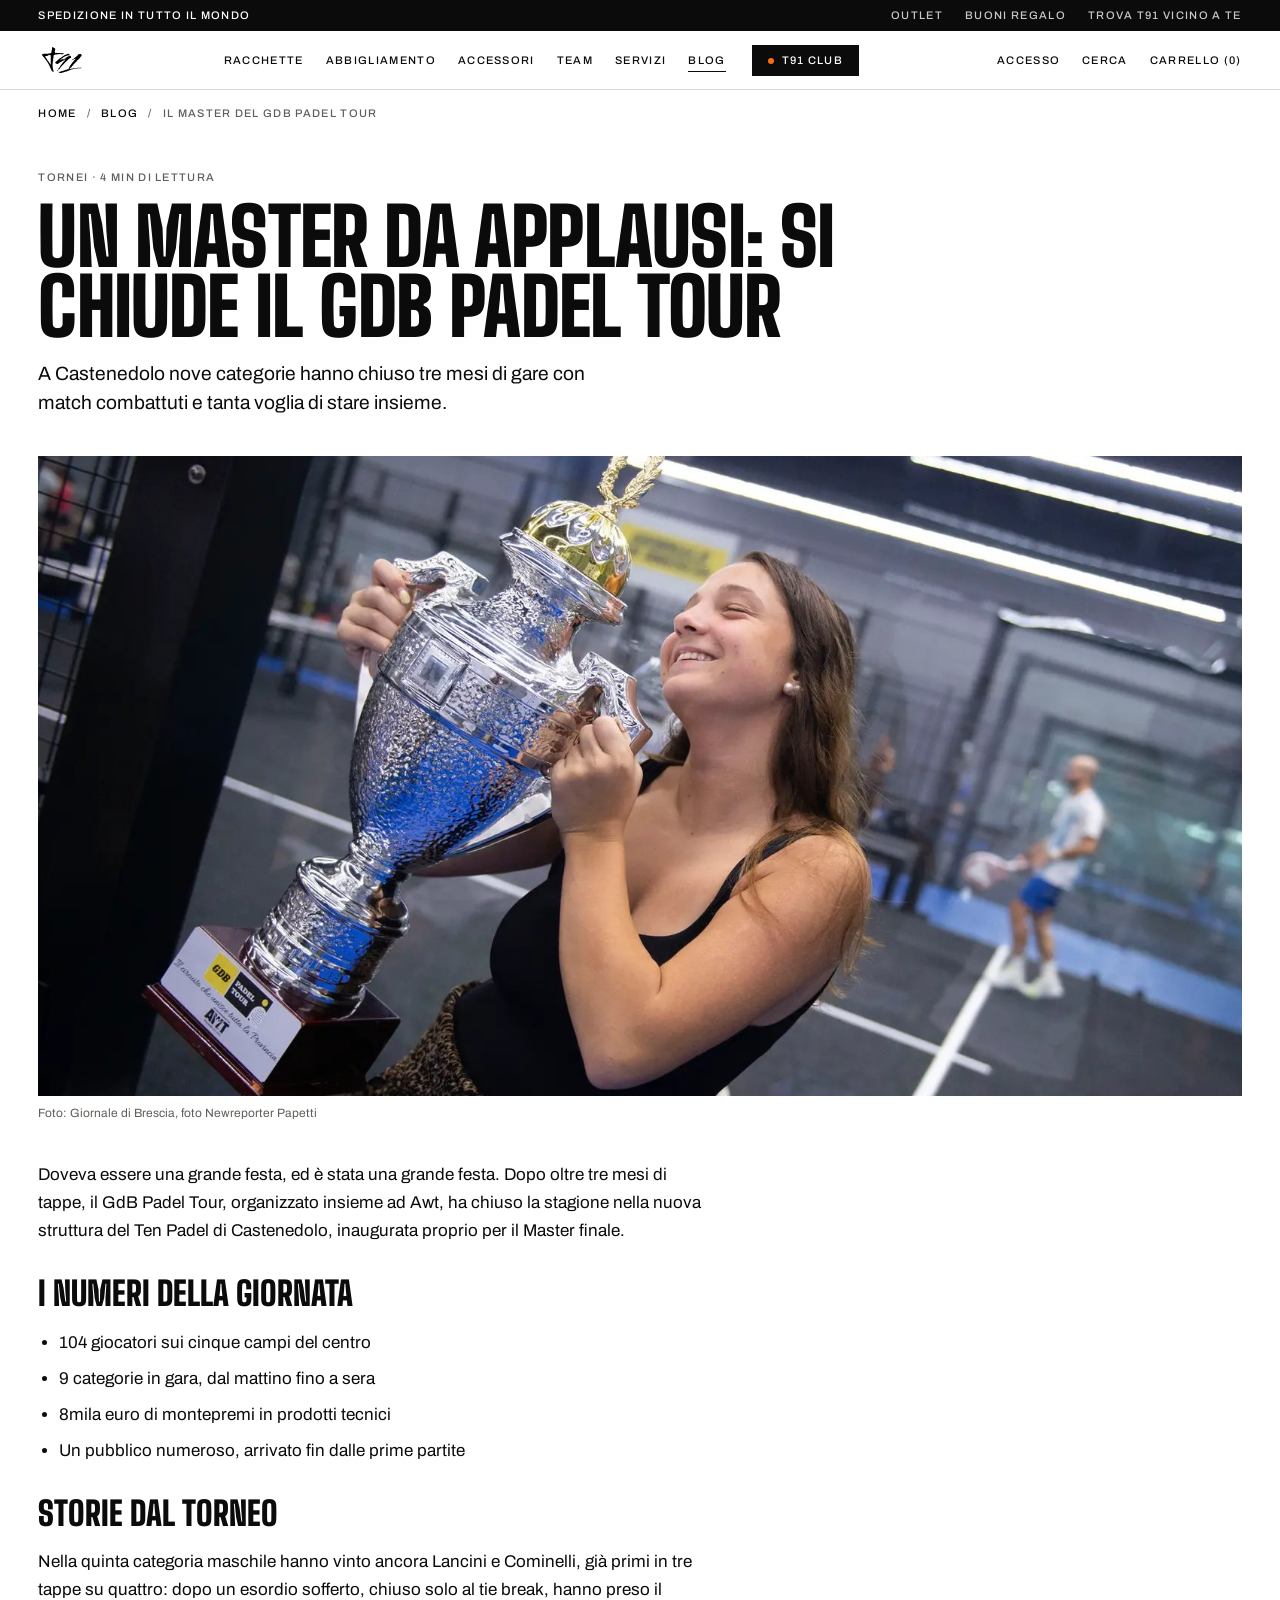
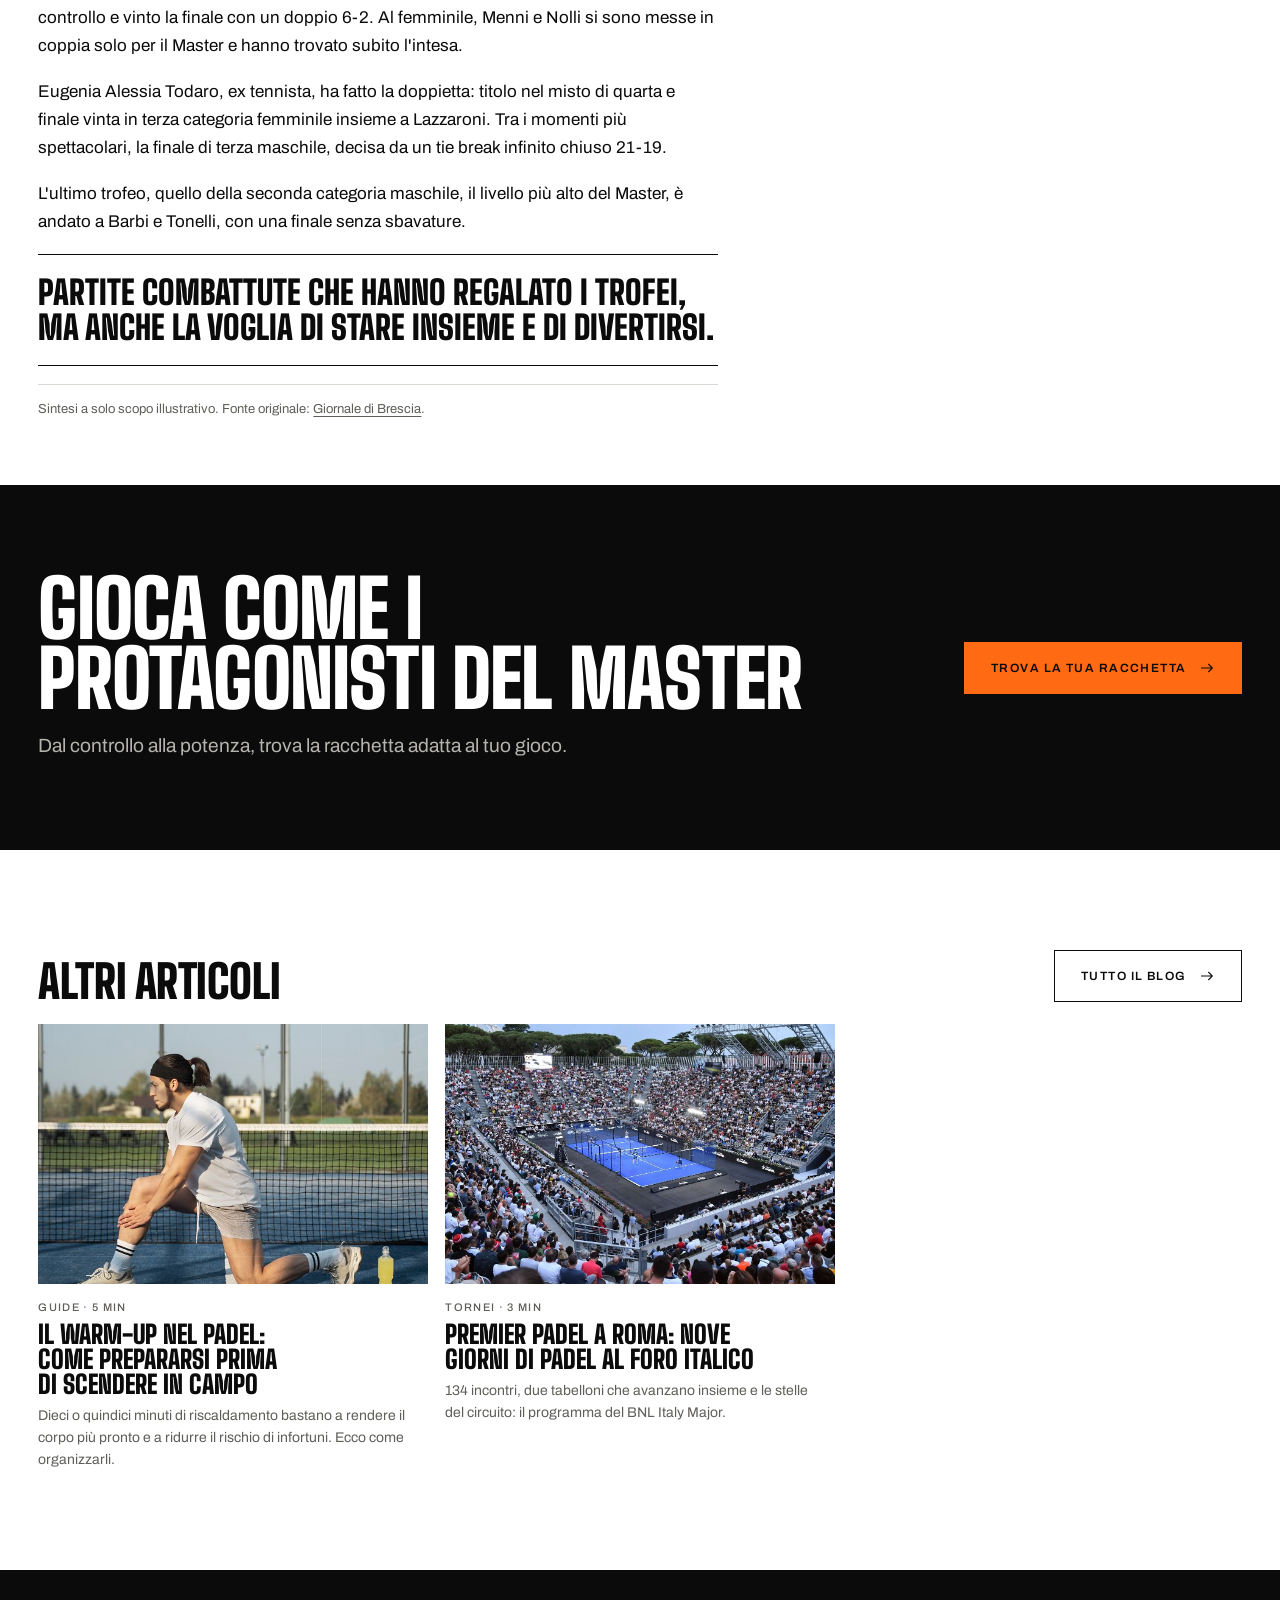
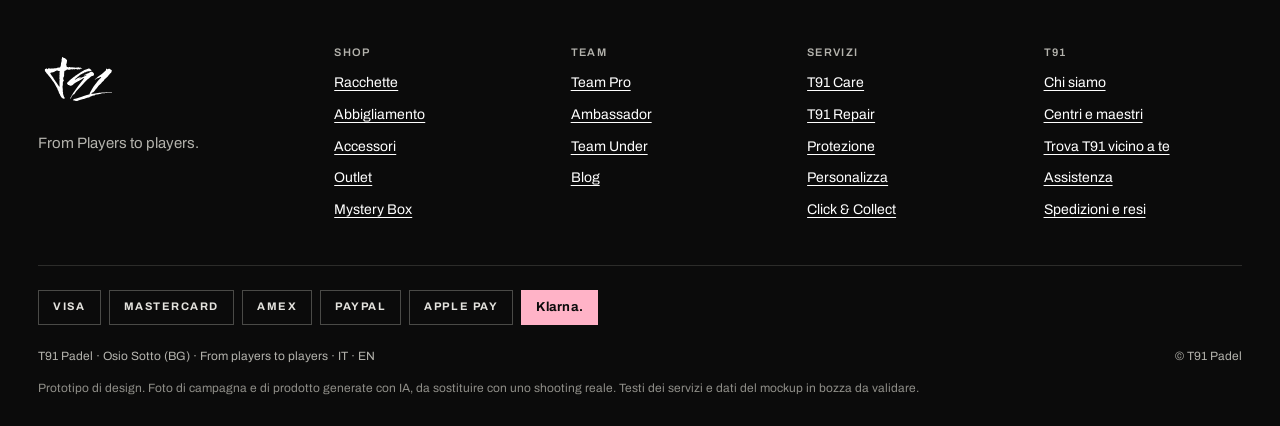
<file: articolo-gdb-padel-tour-master.html>
<!doctype html>
<html lang="it">
<head>
<meta charset="utf-8">
<meta name="viewport" content="width=device-width,initial-scale=1">
<title>Il Master del GdB Padel Tour | Blog T91 Padel</title>
<meta name="description" content="A Castenedolo nove categorie hanno chiuso tre mesi di gare con match combattuti e tanta voglia di stare insieme.">
<link rel="preconnect" href="https://fonts.googleapis.com">
<link rel="preconnect" href="https://fonts.gstatic.com" crossorigin>
<link href="https://fonts.googleapis.com/css2?family=Archivo:wght@400;500;600;700&family=Big+Shoulders+Display:wght@700;900&display=swap" rel="stylesheet">
<link rel="stylesheet" href="css/t91.css?v=202610210905">
</head>
<body>
<a class="skip" href="#main">Vai ai contenuti</a>
<div class="strip"><span>Spedizione in tutto il mondo</span><span class="su"><a href="#">Outlet</a><a href="#">Buoni regalo</a><a href="index.html#centri">Trova T91 vicino a te</a></span></div>
<header class="top"><div class="wrap">
<a class="logo" href="index.html" aria-label="T91 Padel, home"><img src="assets/ext/Logo_T91_Nero.svg" alt="T91" width="64" height="51"></a>
<nav class="main" aria-label="Principale">
<a href="racchette.html">Racchette</a>
<a href="#">Abbigliamento</a>
<a href="#">Accessori</a>
<a href="#">Team</a>
<a href="servizi.html">Servizi</a>
<a href="blog.html" aria-current="page">Blog</a>
<a class="club-btn" href="#">T91 Club</a>
</nav>
<details class="mnav"><summary aria-label="Menu"><svg viewBox="0 0 24 24" fill="none" stroke="currentColor" stroke-width="1.8" aria-hidden="true"><path d="M3 7h18M3 12h18M3 17h18"/></svg></summary><div class="mpanel"><a href="racchette.html">Racchette</a><a href="#">Abbigliamento</a><a href="#">Accessori</a><a href="#">Team</a><a href="servizi.html">Servizi</a><a href="garanzie.html">Garanzie</a><a href="blog.html" aria-current="page">Blog</a><a href="index.html#centri">Trova T91</a><a class="club-btn mclub" href="#">T91 Club</a></div></details>
<div class="hdr-r"><a href="#">Accesso</a><a href="#">Cerca</a><a href="#">Carrello (0)</a></div>
</div></header>
<main id="main">

<div class="wrap">
<nav class="crumb" aria-label="Percorso"><a href="index.html">Home</a><span aria-hidden="true">/</span><a href="blog.html">Blog</a><span aria-hidden="true">/</span><span aria-current="page">Il Master del GdB Padel Tour</span></nav>
<article class="art">
<header class="art-h"><span class="cap mut">Tornei &middot; 4 min di lettura</span><h1 class="d d-l">Un Master da applausi: si chiude il GdB Padel Tour</h1><p class="lede">A Castenedolo nove categorie hanno chiuso tre mesi di gare con match combattuti e tanta voglia di stare insieme.</p></header>
<figure class="art-f"><img src="assets/blog/gdb-padel-tour.jpg" alt="Una giocatrice festeggia sollevando il trofeo alla finale del Master"><figcaption>Foto: Giornale di Brescia, foto Newreporter Papetti</figcaption></figure>
<div class="art-b"><p>Doveva essere una grande festa, ed è stata una grande festa. Dopo oltre tre mesi di tappe, il GdB Padel Tour, organizzato insieme ad Awt, ha chiuso la stagione nella nuova struttura del Ten Padel di Castenedolo, inaugurata proprio per il Master finale.</p><h2>I numeri della giornata</h2><ul><li>104 giocatori sui cinque campi del centro</li><li>9 categorie in gara, dal mattino fino a sera</li><li>8mila euro di montepremi in prodotti tecnici</li><li>Un pubblico numeroso, arrivato fin dalle prime partite</li></ul><h2>Storie dal torneo</h2><p>Nella quinta categoria maschile hanno vinto ancora Lancini e Cominelli, già primi in tre tappe su quattro: dopo un esordio sofferto, chiuso solo al tie break, hanno preso il controllo e vinto la finale con un doppio 6-2. Al femminile, Menni e Nolli si sono messe in coppia solo per il Master e hanno trovato subito l'intesa.</p><p>Eugenia Alessia Todaro, ex tennista, ha fatto la doppietta: titolo nel misto di quarta e finale vinta in terza categoria femminile insieme a Lazzaroni. Tra i momenti più spettacolari, la finale di terza maschile, decisa da un tie break infinito chiuso 21-19.</p><p>L'ultimo trofeo, quello della seconda categoria maschile, il livello più alto del Master, è andato a Barbi e Tonelli, con una finale senza sbavature.</p><blockquote>Partite combattute che hanno regalato i trofei, ma anche la voglia di stare insieme e di divertirsi.</blockquote>
<p class="art-src">Sintesi a solo scopo illustrativo. Fonte originale: <a href="https://www.giornaledibrescia.it/sport/altri-sport/match-spettacolari-festa-master-gdb-padel-tour-da-applausi-foto-bakrte7f" target="_blank" rel="noopener">Giornale di Brescia</a>.</p>
</div>
</article>
</div>
<section class="dark help" aria-labelledby="ac-h"><div class="wrap helpin">
<div><h2 id="ac-h" class="d d-l">Gioca come i protagonisti del Master</h2><p class="lede mut">Dal controllo alla potenza, trova la racchetta adatta al tuo gioco.</p></div>
<div class="btns"><a class="btn solid" href="racchette.html">Trova la tua racchetta <svg viewBox="0 0 24 24" fill="none" stroke="currentColor" stroke-width="1.6" aria-hidden="true"><path d="M3 12h17M14 6l6 6-6 6"/></svg></a></div></div></section>
<section class="wrap guides" aria-labelledby="ar-h"><div class="shop-h"><h2 id="ar-h" class="d d-m">Altri articoli</h2><a class="btn line" href="blog.html">Tutto il blog <svg viewBox="0 0 24 24" fill="none" stroke="currentColor" stroke-width="1.6" aria-hidden="true"><path d="M3 12h17M14 6l6 6-6 6"/></svg></a></div>
<ul class="bgrid two"><li class="bp" data-cat="Guide"><a href="articolo-warm-up-nel-padel.html"><div class="bp-i"><img src="assets/blog/warm-up.jpg" alt="Giocatore in ginocchio sul campo da padel mentre si allunga prima della partita" loading="lazy"></div><div class="bp-t"><span class="cap mut">Guide &middot; 5 min</span><h3>Il warm-up nel padel: come prepararsi prima di scendere in campo</h3><p>Dieci o quindici minuti di riscaldamento bastano a rendere il corpo più pronto e a ridurre il rischio di infortuni. Ecco come organizzarli.</p></div></a></li><li class="bp" data-cat="Tornei"><a href="articolo-bnl-italy-major-premier-padel.html"><div class="bp-i"><img src="assets/blog/foro-italico.jpg" alt="Il campo centrale del Foro Italico pieno di pubblico durante il torneo di padel" loading="lazy"></div><div class="bp-t"><span class="cap mut">Tornei &middot; 3 min</span><h3>Premier Padel a Roma: nove giorni di padel al Foro Italico</h3><p>134 incontri, due tabelloni che avanzano insieme e le stelle del circuito: il programma del BNL Italy Major.</p></div></a></li></ul></section>
</main>
<footer>
<div class="cols">
<div class="fb"><a class="logo" href="index.html" aria-label="T91 Padel, home"><img class="inv" src="assets/ext/Logo_T91_Nero.svg" alt="T91" width="96" height="76"></a><p>From Players to players.</p></div>
<div><h3>Shop</h3><ul><li><a href="racchette.html">Racchette</a></li><li><a href="#">Abbigliamento</a></li><li><a href="#">Accessori</a></li><li><a href="#">Outlet</a></li><li><a href="#">Mystery Box</a></li></ul></div>
<div><h3>Team</h3><ul><li><a href="#">Team Pro</a></li><li><a href="#">Ambassador</a></li><li><a href="#">Team Under</a></li><li><a href="blog.html">Blog</a></li></ul></div>
<div><h3>Servizi</h3><ul><li><a href="servizi.html#care">T91 Care</a></li><li><a href="servizi.html#care">T91 Repair</a></li><li><a href="garanzie.html">Protezione</a></li><li><a href="servizi.html#personalizzazione">Personalizza</a></li><li><a href="servizi.html#click-collect">Click &amp; Collect</a></li></ul></div>
<div><h3>T91</h3><ul><li><a href="#">Chi siamo</a></li><li><a href="index.html#centri">Centri e maestri</a></li><li><a href="index.html#centri">Trova T91 vicino a te</a></li><li><a href="#">Assistenza</a></li><li><a href="#">Spedizioni e resi</a></li></ul></div>
</div>
<ul class="pay" aria-label="Metodi di pagamento"><li>VISA</li><li>MASTERCARD</li><li>AMEX</li><li>PAYPAL</li><li>APPLE PAY</li><li>Klarna.</li></ul>
<div class="base"><span>T91 Padel &middot; Osio Sotto (BG) &middot; From players to players &middot; IT &middot; EN</span><span>&copy; T91 Padel</span></div>
<p class="proto">Prototipo di design. Foto di campagna e di prodotto generate con IA, da sostituire con uno shooting reale. Testi dei servizi e dati del mockup in bozza da validare.</p>
</footer>
<script src="js/t91.js?v=202610210905"></script>
<script src="js/centri.js?v=202610210905" defer></script>
</body>
</html>
</file>
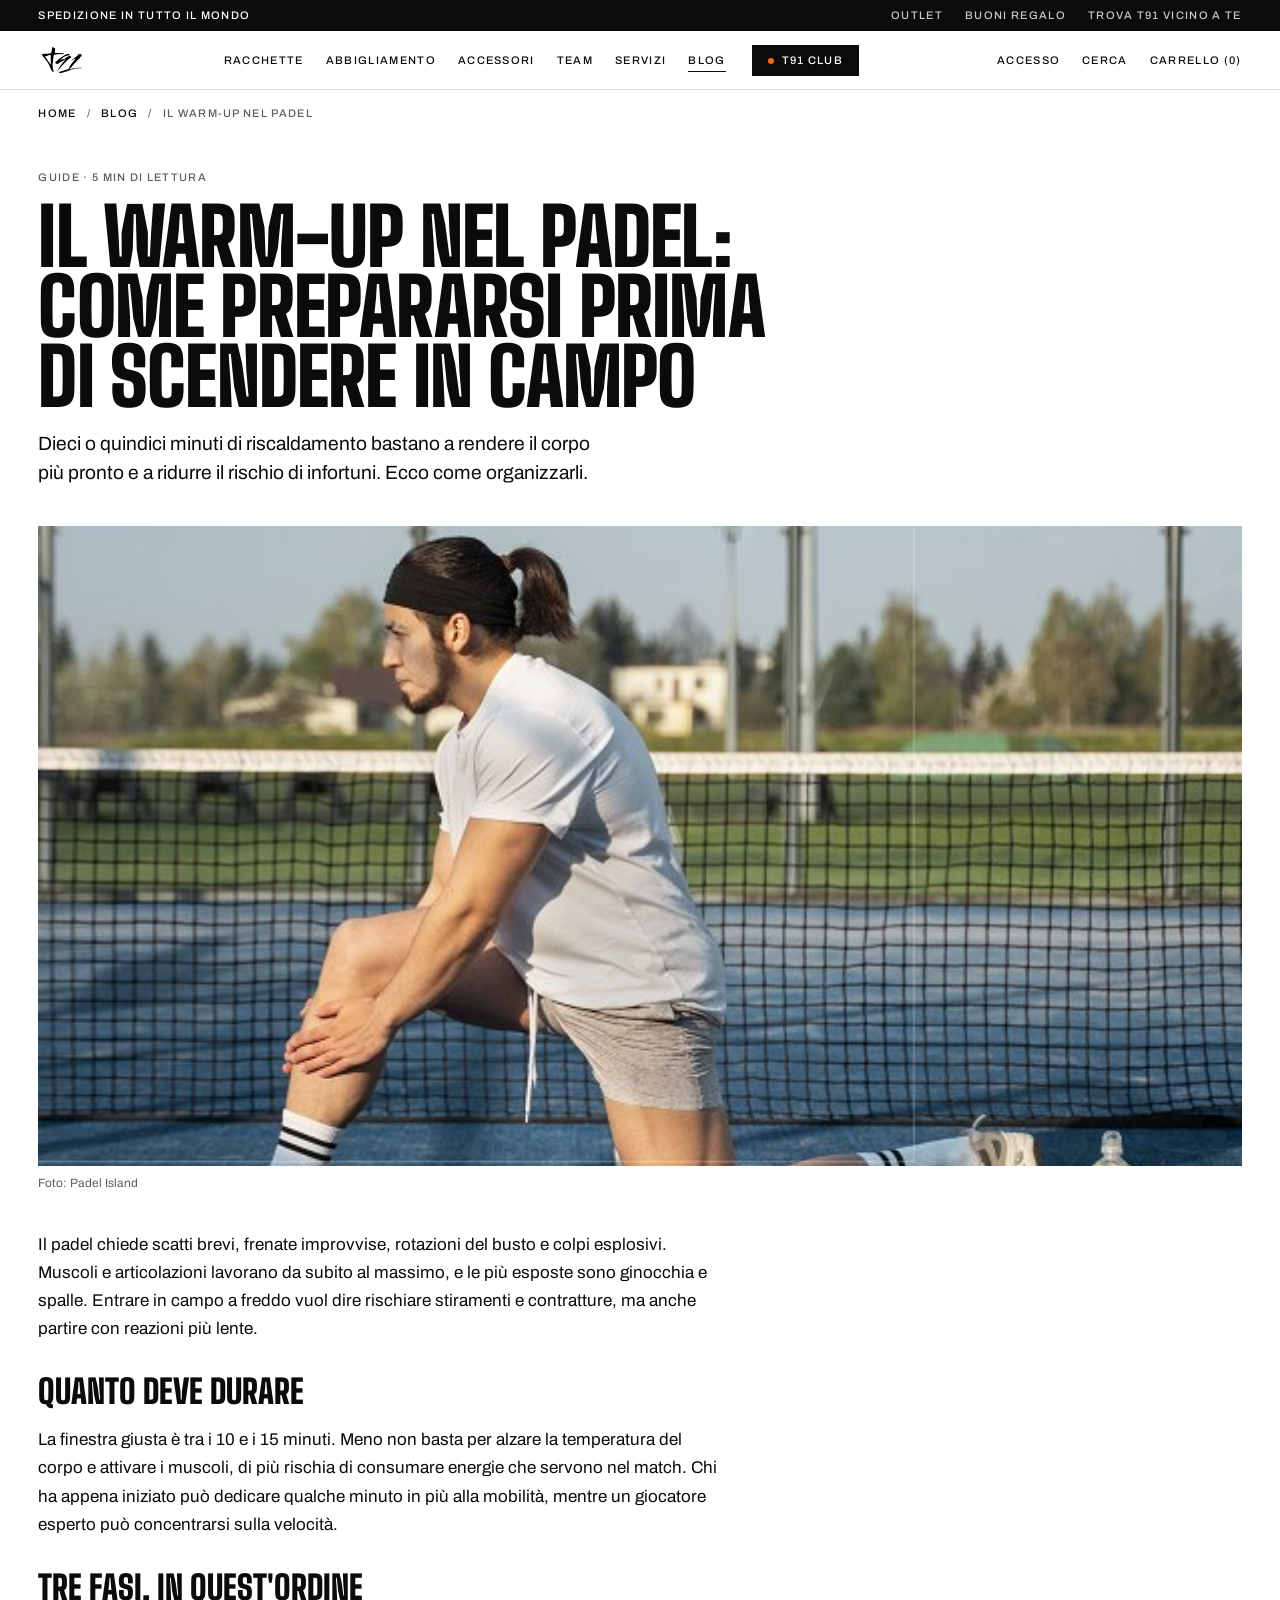
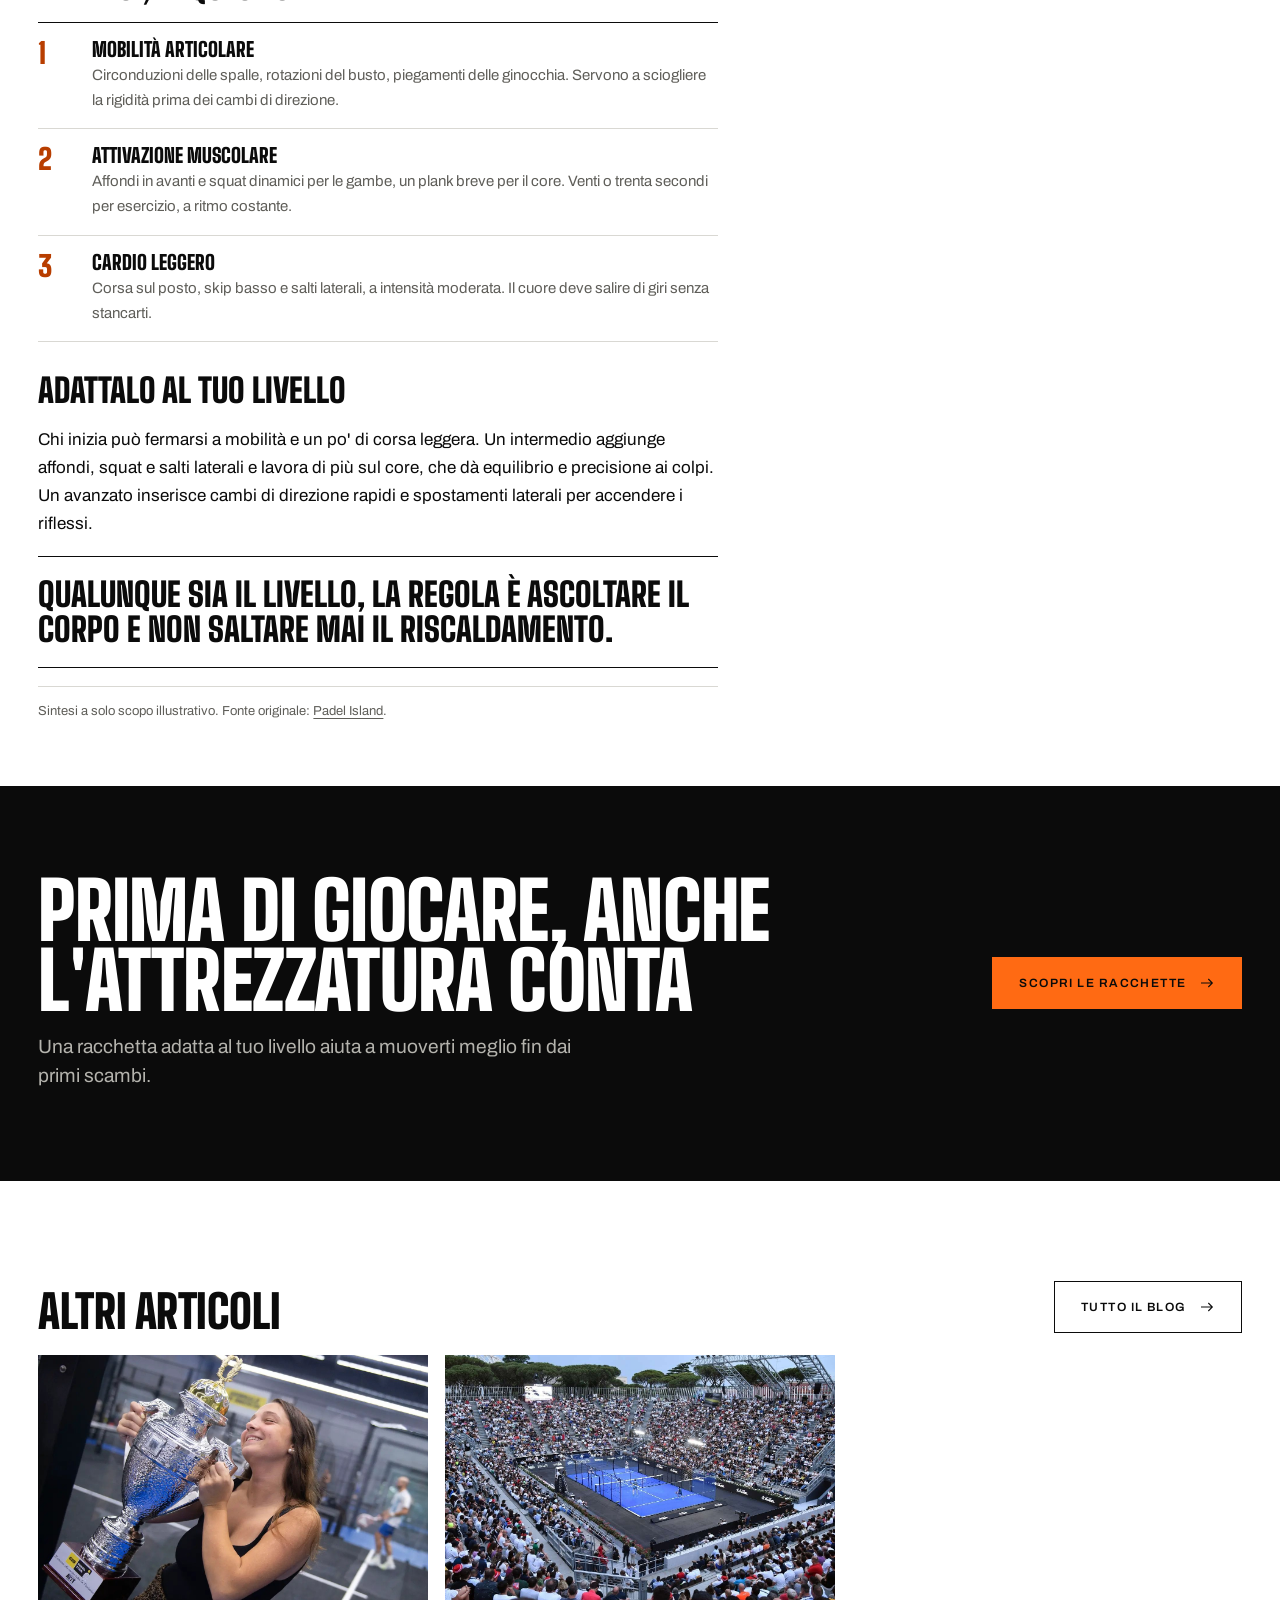
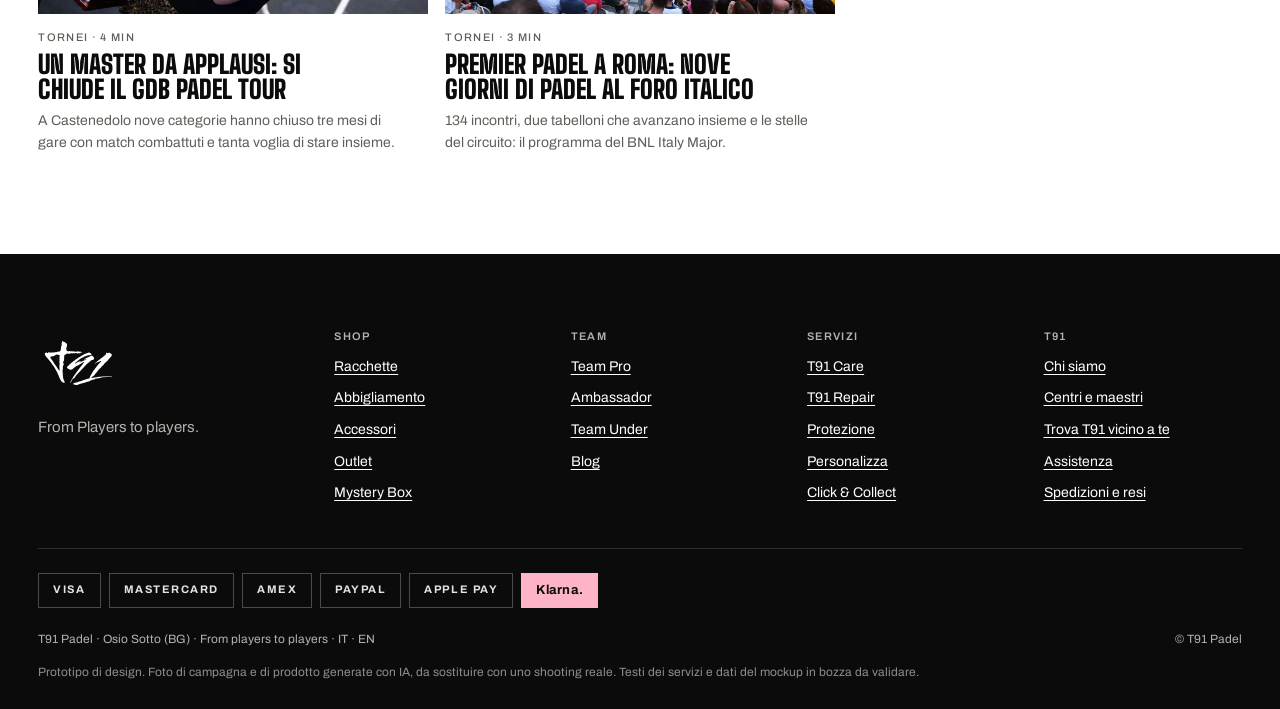
<file: articolo-warm-up-nel-padel.html>
<!doctype html>
<html lang="it">
<head>
<meta charset="utf-8">
<meta name="viewport" content="width=device-width,initial-scale=1">
<title>Il warm-up nel padel | Blog T91 Padel</title>
<meta name="description" content="Dieci o quindici minuti di riscaldamento bastano a rendere il corpo più pronto e a ridurre il rischio di infortuni. Ecco come organizzarli.">
<link rel="preconnect" href="https://fonts.googleapis.com">
<link rel="preconnect" href="https://fonts.gstatic.com" crossorigin>
<link href="https://fonts.googleapis.com/css2?family=Archivo:wght@400;500;600;700&family=Big+Shoulders+Display:wght@700;900&display=swap" rel="stylesheet">
<link rel="stylesheet" href="css/t91.css?v=202610210905">
</head>
<body>
<a class="skip" href="#main">Vai ai contenuti</a>
<div class="strip"><span>Spedizione in tutto il mondo</span><span class="su"><a href="#">Outlet</a><a href="#">Buoni regalo</a><a href="index.html#centri">Trova T91 vicino a te</a></span></div>
<header class="top"><div class="wrap">
<a class="logo" href="index.html" aria-label="T91 Padel, home"><img src="assets/ext/Logo_T91_Nero.svg" alt="T91" width="64" height="51"></a>
<nav class="main" aria-label="Principale">
<a href="racchette.html">Racchette</a>
<a href="#">Abbigliamento</a>
<a href="#">Accessori</a>
<a href="#">Team</a>
<a href="servizi.html">Servizi</a>
<a href="blog.html" aria-current="page">Blog</a>
<a class="club-btn" href="#">T91 Club</a>
</nav>
<details class="mnav"><summary aria-label="Menu"><svg viewBox="0 0 24 24" fill="none" stroke="currentColor" stroke-width="1.8" aria-hidden="true"><path d="M3 7h18M3 12h18M3 17h18"/></svg></summary><div class="mpanel"><a href="racchette.html">Racchette</a><a href="#">Abbigliamento</a><a href="#">Accessori</a><a href="#">Team</a><a href="servizi.html">Servizi</a><a href="garanzie.html">Garanzie</a><a href="blog.html" aria-current="page">Blog</a><a href="index.html#centri">Trova T91</a><a class="club-btn mclub" href="#">T91 Club</a></div></details>
<div class="hdr-r"><a href="#">Accesso</a><a href="#">Cerca</a><a href="#">Carrello (0)</a></div>
</div></header>
<main id="main">

<div class="wrap">
<nav class="crumb" aria-label="Percorso"><a href="index.html">Home</a><span aria-hidden="true">/</span><a href="blog.html">Blog</a><span aria-hidden="true">/</span><span aria-current="page">Il warm-up nel padel</span></nav>
<article class="art">
<header class="art-h"><span class="cap mut">Guide &middot; 5 min di lettura</span><h1 class="d d-l">Il warm-up nel padel: come prepararsi prima di scendere in campo</h1><p class="lede">Dieci o quindici minuti di riscaldamento bastano a rendere il corpo più pronto e a ridurre il rischio di infortuni. Ecco come organizzarli.</p></header>
<figure class="art-f"><img src="assets/blog/warm-up.jpg" alt="Giocatore in ginocchio sul campo da padel mentre si allunga prima della partita"><figcaption>Foto: Padel Island</figcaption></figure>
<div class="art-b"><p>Il padel chiede scatti brevi, frenate improvvise, rotazioni del busto e colpi esplosivi. Muscoli e articolazioni lavorano da subito al massimo, e le più esposte sono ginocchia e spalle. Entrare in campo a freddo vuol dire rischiare stiramenti e contratture, ma anche partire con reazioni più lente.</p><h2>Quanto deve durare</h2><p>La finestra giusta è tra i 10 e i 15 minuti. Meno non basta per alzare la temperatura del corpo e attivare i muscoli, di più rischia di consumare energie che servono nel match. Chi ha appena iniziato può dedicare qualche minuto in più alla mobilità, mentre un giocatore esperto può concentrarsi sulla velocità.</p><h2>Tre fasi, in quest'ordine</h2><ol class="ar-steps"><li><b>Mobilità articolare</b><span>Circonduzioni delle spalle, rotazioni del busto, piegamenti delle ginocchia. Servono a sciogliere la rigidità prima dei cambi di direzione.</span></li><li><b>Attivazione muscolare</b><span>Affondi in avanti e squat dinamici per le gambe, un plank breve per il core. Venti o trenta secondi per esercizio, a ritmo costante.</span></li><li><b>Cardio leggero</b><span>Corsa sul posto, skip basso e salti laterali, a intensità moderata. Il cuore deve salire di giri senza stancarti.</span></li></ol><h2>Adattalo al tuo livello</h2><p>Chi inizia può fermarsi a mobilità e un po' di corsa leggera. Un intermedio aggiunge affondi, squat e salti laterali e lavora di più sul core, che dà equilibrio e precisione ai colpi. Un avanzato inserisce cambi di direzione rapidi e spostamenti laterali per accendere i riflessi.</p><blockquote>Qualunque sia il livello, la regola è ascoltare il corpo e non saltare mai il riscaldamento.</blockquote>
<p class="art-src">Sintesi a solo scopo illustrativo. Fonte originale: <a href="https://www.padelisland.it/warm-up-nel-padel/" target="_blank" rel="noopener">Padel Island</a>.</p>
</div>
</article>
</div>
<section class="dark help" aria-labelledby="ac-h"><div class="wrap helpin">
<div><h2 id="ac-h" class="d d-l">Prima di giocare, anche l'attrezzatura conta</h2><p class="lede mut">Una racchetta adatta al tuo livello aiuta a muoverti meglio fin dai primi scambi.</p></div>
<div class="btns"><a class="btn solid" href="racchette.html">Scopri le racchette <svg viewBox="0 0 24 24" fill="none" stroke="currentColor" stroke-width="1.6" aria-hidden="true"><path d="M3 12h17M14 6l6 6-6 6"/></svg></a></div></div></section>
<section class="wrap guides" aria-labelledby="ar-h"><div class="shop-h"><h2 id="ar-h" class="d d-m">Altri articoli</h2><a class="btn line" href="blog.html">Tutto il blog <svg viewBox="0 0 24 24" fill="none" stroke="currentColor" stroke-width="1.6" aria-hidden="true"><path d="M3 12h17M14 6l6 6-6 6"/></svg></a></div>
<ul class="bgrid two"><li class="bp" data-cat="Tornei"><a href="articolo-gdb-padel-tour-master.html"><div class="bp-i"><img src="assets/blog/gdb-padel-tour.jpg" alt="Una giocatrice festeggia sollevando il trofeo alla finale del Master" loading="lazy"></div><div class="bp-t"><span class="cap mut">Tornei &middot; 4 min</span><h3>Un Master da applausi: si chiude il GdB Padel Tour</h3><p>A Castenedolo nove categorie hanno chiuso tre mesi di gare con match combattuti e tanta voglia di stare insieme.</p></div></a></li><li class="bp" data-cat="Tornei"><a href="articolo-bnl-italy-major-premier-padel.html"><div class="bp-i"><img src="assets/blog/foro-italico.jpg" alt="Il campo centrale del Foro Italico pieno di pubblico durante il torneo di padel" loading="lazy"></div><div class="bp-t"><span class="cap mut">Tornei &middot; 3 min</span><h3>Premier Padel a Roma: nove giorni di padel al Foro Italico</h3><p>134 incontri, due tabelloni che avanzano insieme e le stelle del circuito: il programma del BNL Italy Major.</p></div></a></li></ul></section>
</main>
<footer>
<div class="cols">
<div class="fb"><a class="logo" href="index.html" aria-label="T91 Padel, home"><img class="inv" src="assets/ext/Logo_T91_Nero.svg" alt="T91" width="96" height="76"></a><p>From Players to players.</p></div>
<div><h3>Shop</h3><ul><li><a href="racchette.html">Racchette</a></li><li><a href="#">Abbigliamento</a></li><li><a href="#">Accessori</a></li><li><a href="#">Outlet</a></li><li><a href="#">Mystery Box</a></li></ul></div>
<div><h3>Team</h3><ul><li><a href="#">Team Pro</a></li><li><a href="#">Ambassador</a></li><li><a href="#">Team Under</a></li><li><a href="blog.html">Blog</a></li></ul></div>
<div><h3>Servizi</h3><ul><li><a href="servizi.html#care">T91 Care</a></li><li><a href="servizi.html#care">T91 Repair</a></li><li><a href="garanzie.html">Protezione</a></li><li><a href="servizi.html#personalizzazione">Personalizza</a></li><li><a href="servizi.html#click-collect">Click &amp; Collect</a></li></ul></div>
<div><h3>T91</h3><ul><li><a href="#">Chi siamo</a></li><li><a href="index.html#centri">Centri e maestri</a></li><li><a href="index.html#centri">Trova T91 vicino a te</a></li><li><a href="#">Assistenza</a></li><li><a href="#">Spedizioni e resi</a></li></ul></div>
</div>
<ul class="pay" aria-label="Metodi di pagamento"><li>VISA</li><li>MASTERCARD</li><li>AMEX</li><li>PAYPAL</li><li>APPLE PAY</li><li>Klarna.</li></ul>
<div class="base"><span>T91 Padel &middot; Osio Sotto (BG) &middot; From players to players &middot; IT &middot; EN</span><span>&copy; T91 Padel</span></div>
<p class="proto">Prototipo di design. Foto di campagna e di prodotto generate con IA, da sostituire con uno shooting reale. Testi dei servizi e dati del mockup in bozza da validare.</p>
</footer>
<script src="js/t91.js?v=202610210905"></script>
<script src="js/centri.js?v=202610210905" defer></script>
</body>
</html>
</file>
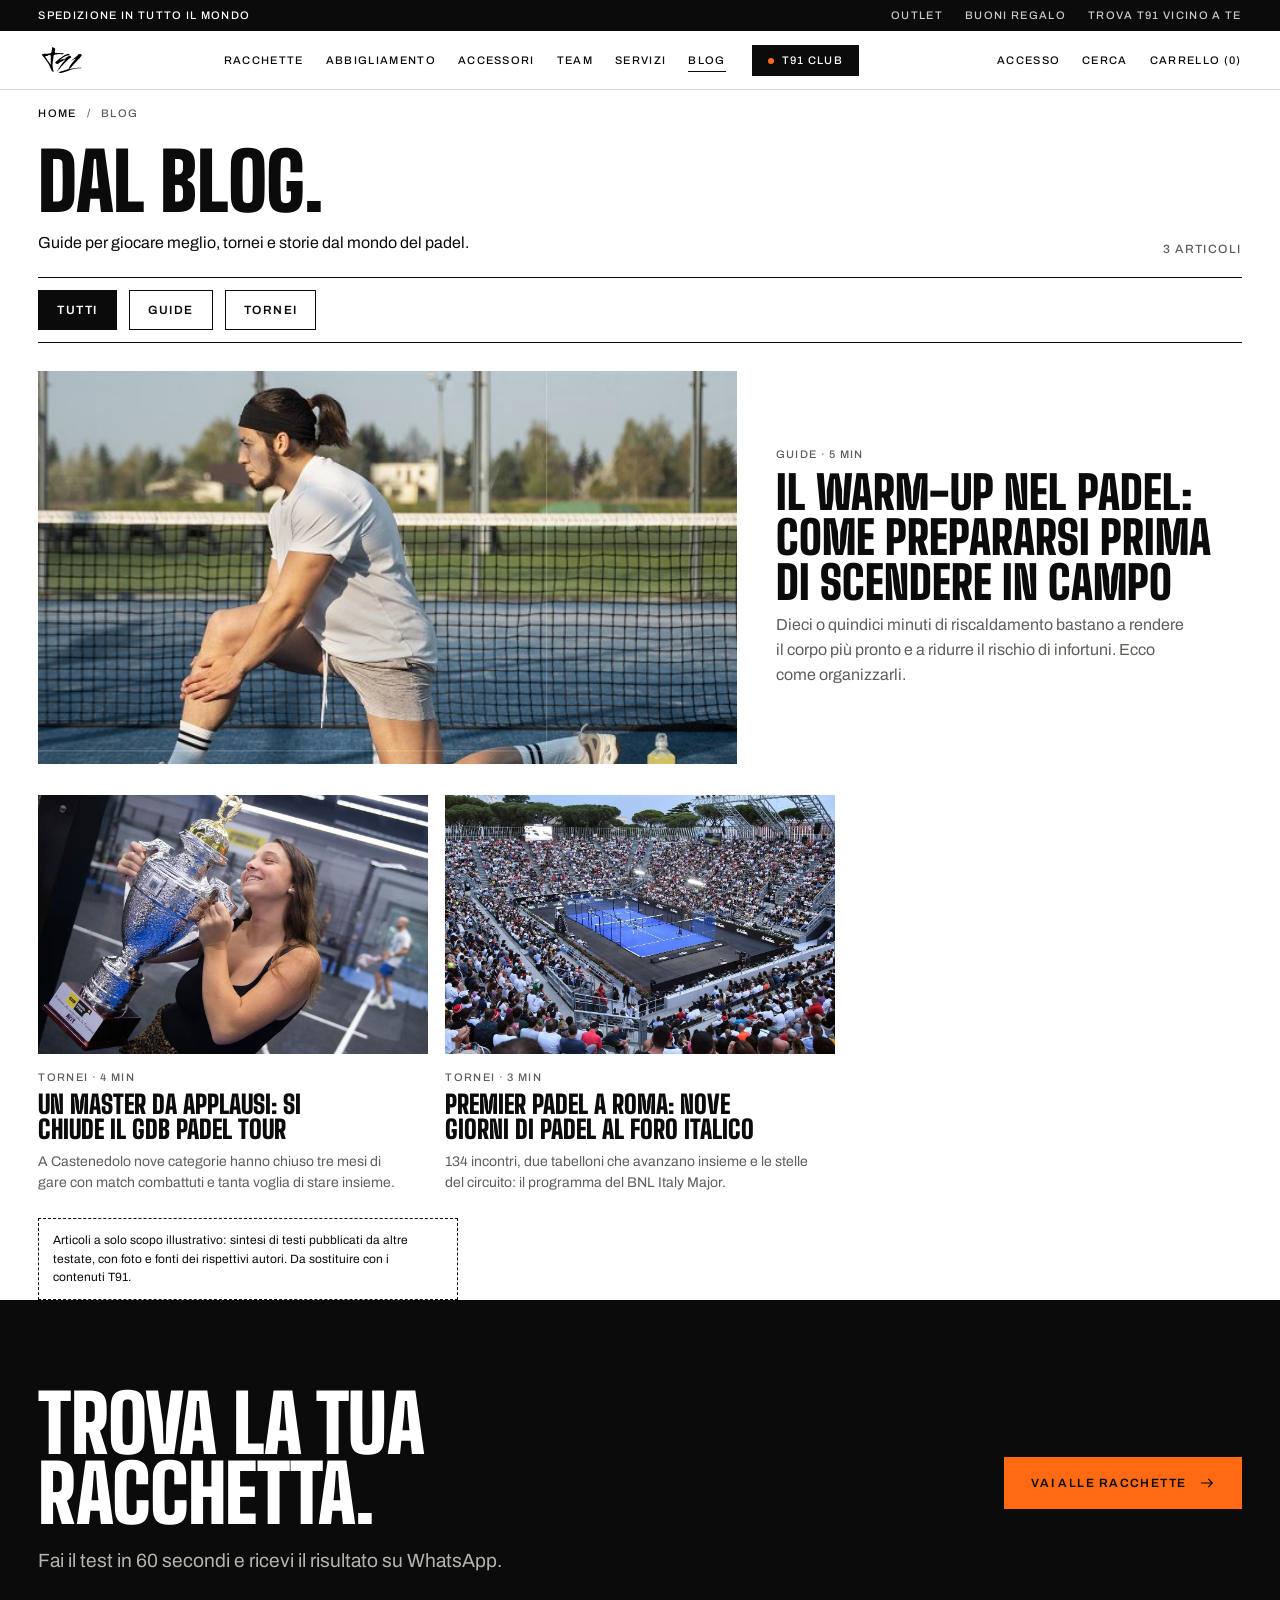
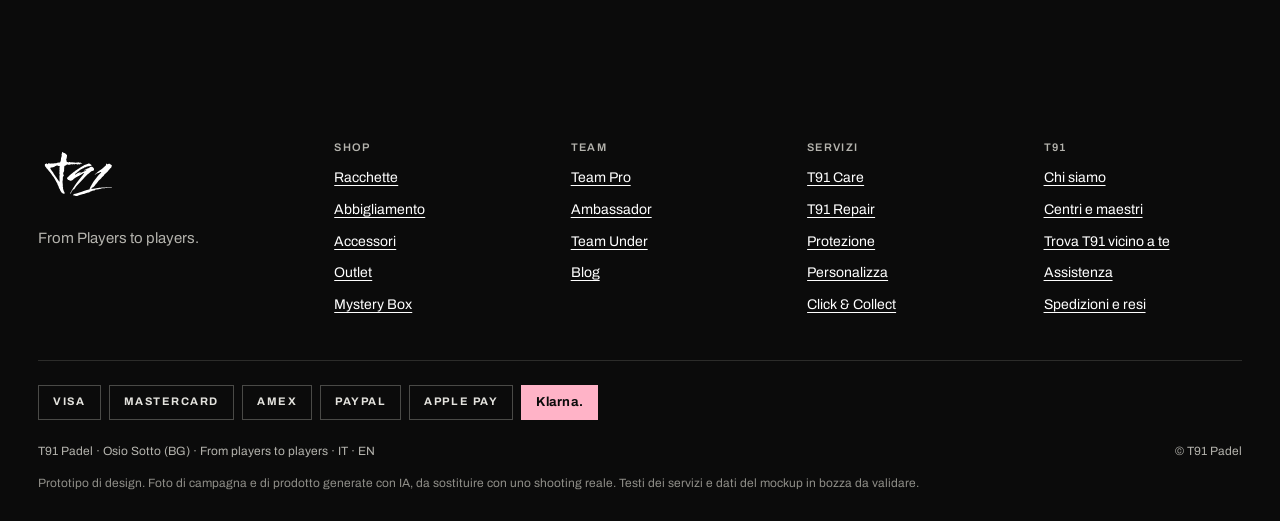
<file: blog.html>
<!doctype html>
<html lang="it">
<head>
<meta charset="utf-8">
<meta name="viewport" content="width=device-width,initial-scale=1">
<title>Blog | T91 Padel</title>
<meta name="description" content="Guide, tornei e novit&agrave; dal mondo del padel.">
<link rel="preconnect" href="https://fonts.googleapis.com">
<link rel="preconnect" href="https://fonts.gstatic.com" crossorigin>
<link href="https://fonts.googleapis.com/css2?family=Archivo:wght@400;500;600;700&family=Big+Shoulders+Display:wght@700;900&display=swap" rel="stylesheet">
<link rel="stylesheet" href="css/t91.css?v=202610210905">
</head>
<body>
<a class="skip" href="#main">Vai ai contenuti</a>
<div class="strip"><span>Spedizione in tutto il mondo</span><span class="su"><a href="#">Outlet</a><a href="#">Buoni regalo</a><a href="index.html#centri">Trova T91 vicino a te</a></span></div>
<header class="top"><div class="wrap">
<a class="logo" href="index.html" aria-label="T91 Padel, home"><img src="assets/ext/Logo_T91_Nero.svg" alt="T91" width="64" height="51"></a>
<nav class="main" aria-label="Principale">
<a href="racchette.html">Racchette</a>
<a href="#">Abbigliamento</a>
<a href="#">Accessori</a>
<a href="#">Team</a>
<a href="servizi.html">Servizi</a>
<a href="blog.html" aria-current="page">Blog</a>
<a class="club-btn" href="#">T91 Club</a>
</nav>
<details class="mnav"><summary aria-label="Menu"><svg viewBox="0 0 24 24" fill="none" stroke="currentColor" stroke-width="1.8" aria-hidden="true"><path d="M3 7h18M3 12h18M3 17h18"/></svg></summary><div class="mpanel"><a href="racchette.html">Racchette</a><a href="#">Abbigliamento</a><a href="#">Accessori</a><a href="#">Team</a><a href="servizi.html">Servizi</a><a href="garanzie.html">Garanzie</a><a href="blog.html" aria-current="page">Blog</a><a href="index.html#centri">Trova T91</a><a class="club-btn mclub" href="#">T91 Club</a></div></details>
<div class="hdr-r"><a href="#">Accesso</a><a href="#">Cerca</a><a href="#">Carrello (0)</a></div>
</div></header>
<main id="main">

<div class="wrap">
<nav class="crumb" aria-label="Percorso"><a href="index.html">Home</a><span aria-hidden="true">/</span><span aria-current="page">Blog</span></nav>
<div class="plp-h"><div class="plp-t"><h1 class="d d-l">Dal blog.</h1><p class="lede">Guide per giocare meglio, tornei e storie dal mondo del padel.</p></div><p class="plp-c" id="bcount">3 articoli</p></div>
<div class="plp-bar bbar" role="group" aria-label="Categorie"><button type="button" class="bc" aria-pressed="true" data-c="">Tutti</button><button type="button" class="bc" aria-pressed="false" data-c="Guide">Guide</button><button type="button" class="bc" aria-pressed="false" data-c="Tornei">Tornei</button></div>
<ul class="bgrid" id="bgrid"><li class="bp big" data-cat="Guide"><a href="articolo-warm-up-nel-padel.html"><div class="bp-i"><img src="assets/blog/warm-up.jpg" alt="Giocatore in ginocchio sul campo da padel mentre si allunga prima della partita" loading="lazy"></div><div class="bp-t"><span class="cap mut">Guide &middot; 5 min</span><h2>Il warm-up nel padel: come prepararsi prima di scendere in campo</h2><p>Dieci o quindici minuti di riscaldamento bastano a rendere il corpo più pronto e a ridurre il rischio di infortuni. Ecco come organizzarli.</p></div></a></li><li class="bp" data-cat="Tornei"><a href="articolo-gdb-padel-tour-master.html"><div class="bp-i"><img src="assets/blog/gdb-padel-tour.jpg" alt="Una giocatrice festeggia sollevando il trofeo alla finale del Master" loading="lazy"></div><div class="bp-t"><span class="cap mut">Tornei &middot; 4 min</span><h2>Un Master da applausi: si chiude il GdB Padel Tour</h2><p>A Castenedolo nove categorie hanno chiuso tre mesi di gare con match combattuti e tanta voglia di stare insieme.</p></div></a></li><li class="bp" data-cat="Tornei"><a href="articolo-bnl-italy-major-premier-padel.html"><div class="bp-i"><img src="assets/blog/foro-italico.jpg" alt="Il campo centrale del Foro Italico pieno di pubblico durante il torneo di padel" loading="lazy"></div><div class="bp-t"><span class="cap mut">Tornei &middot; 3 min</span><h2>Premier Padel a Roma: nove giorni di padel al Foro Italico</h2><p>134 incontri, due tabelloni che avanzano insieme e le stelle del circuito: il programma del BNL Italy Major.</p></div></a></li></ul>
<p class="note">Articoli a solo scopo illustrativo: sintesi di testi pubblicati da altre testate, con foto e fonti dei rispettivi autori. Da sostituire con i contenuti T91.</p>
</div>
<section class="dark quiz" aria-labelledby="bq-h"><div class="wrap quizin">
<div><h2 id="bq-h" class="d d-l">Trova la tua racchetta.</h2><p class="lede mut">Fai il test in 60 secondi e ricevi il risultato su WhatsApp.</p></div>
<a class="btn solid" href="racchette.html">Vai alle racchette <svg viewBox="0 0 24 24" fill="none" stroke="currentColor" stroke-width="1.6" aria-hidden="true"><path d="M3 12h17M14 6l6 6-6 6"/></svg></a></div></section>
</main>
<footer>
<div class="cols">
<div class="fb"><a class="logo" href="index.html" aria-label="T91 Padel, home"><img class="inv" src="assets/ext/Logo_T91_Nero.svg" alt="T91" width="96" height="76"></a><p>From Players to players.</p></div>
<div><h3>Shop</h3><ul><li><a href="racchette.html">Racchette</a></li><li><a href="#">Abbigliamento</a></li><li><a href="#">Accessori</a></li><li><a href="#">Outlet</a></li><li><a href="#">Mystery Box</a></li></ul></div>
<div><h3>Team</h3><ul><li><a href="#">Team Pro</a></li><li><a href="#">Ambassador</a></li><li><a href="#">Team Under</a></li><li><a href="blog.html">Blog</a></li></ul></div>
<div><h3>Servizi</h3><ul><li><a href="servizi.html#care">T91 Care</a></li><li><a href="servizi.html#care">T91 Repair</a></li><li><a href="garanzie.html">Protezione</a></li><li><a href="servizi.html#personalizzazione">Personalizza</a></li><li><a href="servizi.html#click-collect">Click &amp; Collect</a></li></ul></div>
<div><h3>T91</h3><ul><li><a href="#">Chi siamo</a></li><li><a href="index.html#centri">Centri e maestri</a></li><li><a href="index.html#centri">Trova T91 vicino a te</a></li><li><a href="#">Assistenza</a></li><li><a href="#">Spedizioni e resi</a></li></ul></div>
</div>
<ul class="pay" aria-label="Metodi di pagamento"><li>VISA</li><li>MASTERCARD</li><li>AMEX</li><li>PAYPAL</li><li>APPLE PAY</li><li>Klarna.</li></ul>
<div class="base"><span>T91 Padel &middot; Osio Sotto (BG) &middot; From players to players &middot; IT &middot; EN</span><span>&copy; T91 Padel</span></div>
<p class="proto">Prototipo di design. Foto di campagna e di prodotto generate con IA, da sostituire con uno shooting reale. Testi dei servizi e dati del mockup in bozza da validare.</p>
</footer>
<script src="js/t91.js?v=202610210905"></script>
<script src="js/centri.js?v=202610210905" defer></script>
<script src="js/blog.js?v=202610210905"></script>
</body>
</html>
</file>
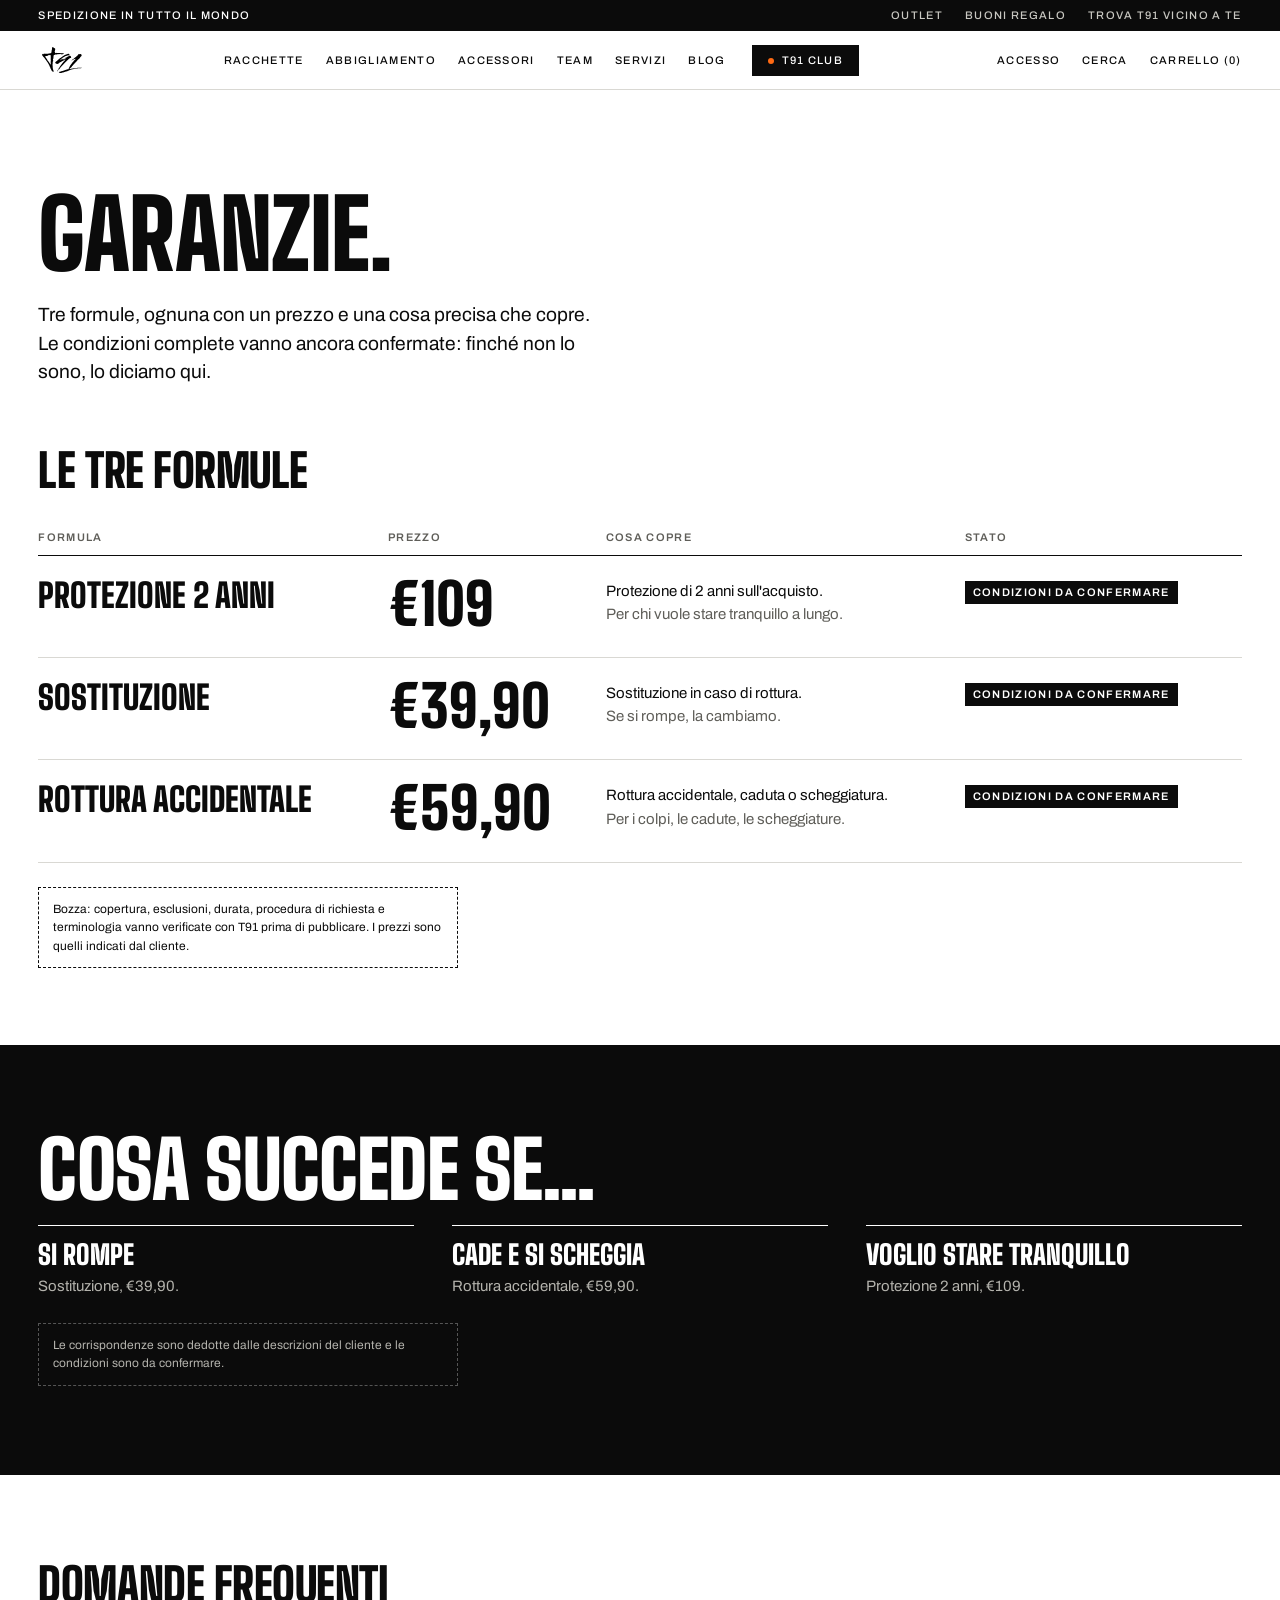
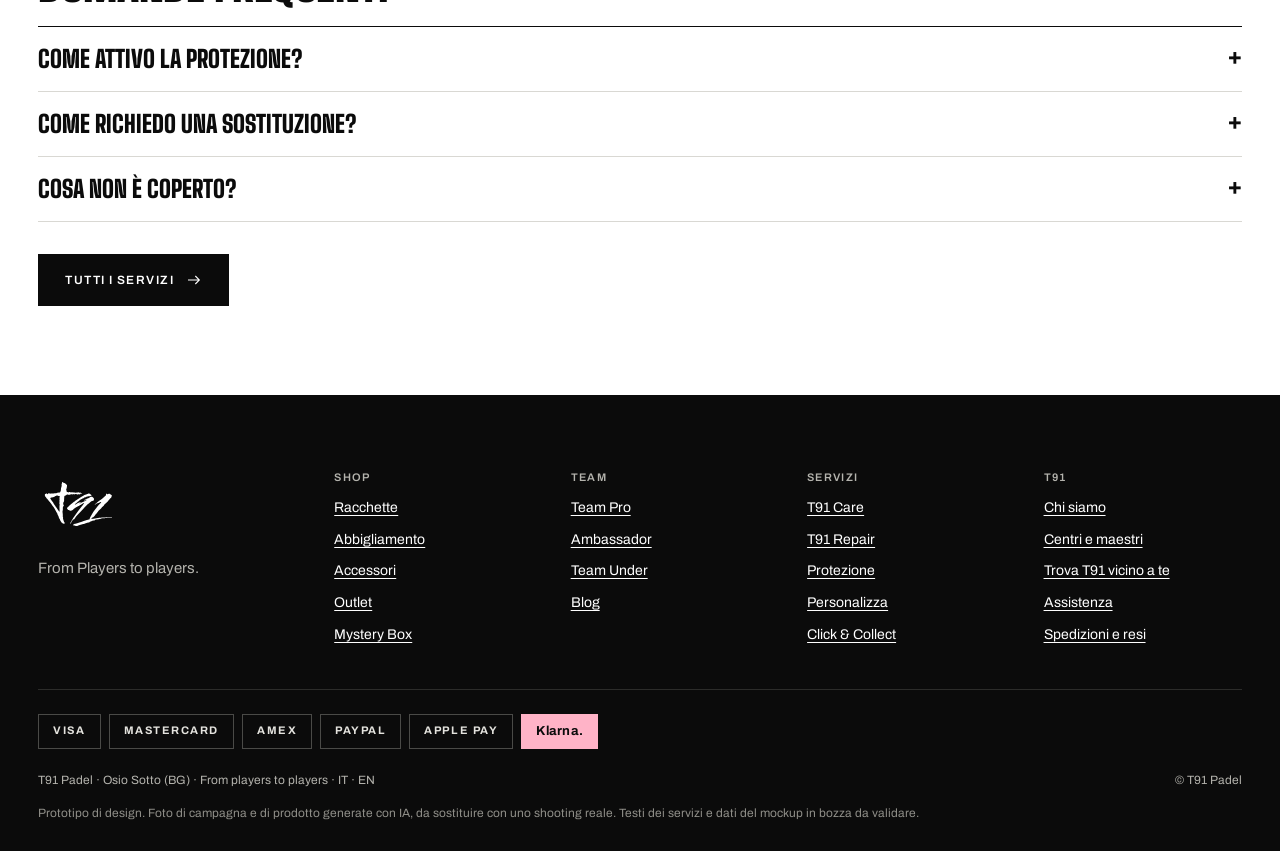
<file: garanzie.html>
<!doctype html>
<html lang="it">
<head>
<meta charset="utf-8">
<meta name="viewport" content="width=device-width,initial-scale=1">
<title>Garanzie e protezione | T91 Padel</title>
<meta name="description" content="Le tre formule di protezione T91: 2 anni, sostituzione, rottura accidentale.">
<link rel="preconnect" href="https://fonts.googleapis.com">
<link rel="preconnect" href="https://fonts.gstatic.com" crossorigin>
<link href="https://fonts.googleapis.com/css2?family=Archivo:wght@400;500;600;700&family=Big+Shoulders+Display:wght@700;900&display=swap" rel="stylesheet">
<link rel="stylesheet" href="css/t91.css?v=202610210905">
</head>
<body>
<a class="skip" href="#main">Vai ai contenuti</a>
<div class="strip"><span>Spedizione in tutto il mondo</span><span class="su"><a href="#">Outlet</a><a href="#">Buoni regalo</a><a href="index.html#centri">Trova T91 vicino a te</a></span></div>
<header class="top"><div class="wrap">
<a class="logo" href="index.html" aria-label="T91 Padel, home"><img src="assets/ext/Logo_T91_Nero.svg" alt="T91" width="64" height="51"></a>
<nav class="main" aria-label="Principale">
<a href="racchette.html">Racchette</a>
<a href="#">Abbigliamento</a>
<a href="#">Accessori</a>
<a href="#">Team</a>
<a href="servizi.html">Servizi</a>
<a href="blog.html">Blog</a>
<a class="club-btn" href="#">T91 Club</a>
</nav>
<details class="mnav"><summary aria-label="Menu"><svg viewBox="0 0 24 24" fill="none" stroke="currentColor" stroke-width="1.8" aria-hidden="true"><path d="M3 7h18M3 12h18M3 17h18"/></svg></summary><div class="mpanel"><a href="racchette.html">Racchette</a><a href="#">Abbigliamento</a><a href="#">Accessori</a><a href="#">Team</a><a href="servizi.html">Servizi</a><a href="garanzie.html" aria-current="page">Garanzie</a><a href="blog.html">Blog</a><a href="index.html#centri">Trova T91</a><a class="club-btn mclub" href="#">T91 Club</a></div></details>
<div class="hdr-r"><a href="#">Accesso</a><a href="#">Cerca</a><a href="#">Carrello (0)</a></div>
</div></header>
<main id="main">

<div class="wrap page-h">
<h1 class="d d-xl">Garanzie.</h1>
<p class="lede">Tre formule, ognuna con un prezzo e una cosa precisa che copre. Le condizioni complete vanno ancora confermate: finch&eacute; non lo sono, lo diciamo qui.</p>
</div>
<section class="wrap" aria-labelledby="pl-h" style="padding-bottom:clamp(40px,6vw,80px)">
<h2 id="pl-h" class="d d-m">Le tre formule</h2>
<table class="plans">
<thead><tr><th>Formula</th><th>Prezzo</th><th>Cosa copre</th><th>Stato</th></tr></thead>
<tbody>
<tr><th scope="row"><span class="pn">Protezione 2 anni</span></th><td><span class="pr">&euro;109</span></td><td>Protezione di 2 anni sull'acquisto.<br><span class="mut">Per chi vuole stare tranquillo a lungo.</span></td><td><span class="todo">Condizioni da confermare</span></td></tr>
<tr><th scope="row"><span class="pn">Sostituzione</span></th><td><span class="pr">&euro;39,90</span></td><td>Sostituzione in caso di rottura.<br><span class="mut">Se si rompe, la cambiamo.</span></td><td><span class="todo">Condizioni da confermare</span></td></tr>
<tr><th scope="row"><span class="pn">Rottura accidentale</span></th><td><span class="pr">&euro;59,90</span></td><td>Rottura accidentale, caduta o scheggiatura.<br><span class="mut">Per i colpi, le cadute, le scheggiature.</span></td><td><span class="todo">Condizioni da confermare</span></td></tr>
</tbody>
</table>
<p class="note">Bozza: copertura, esclusioni, durata, procedura di richiesta e terminologia vanno verificate con T91 prima di pubblicare. I prezzi sono quelli indicati dal cliente.</p>
</section>
<section class="dark"><div class="wrap" style="padding-block:clamp(48px,7vw,96px)">
<h2 class="d d-l">Cosa succede se&hellip;</h2>
<div class="scn">
<div><b>Si rompe</b><span class="mut">Sostituzione, &euro;39,90.</span></div>
<div><b>Cade e si scheggia</b><span class="mut">Rottura accidentale, &euro;59,90.</span></div>
<div><b>Voglio stare tranquillo</b><span class="mut">Protezione 2 anni, &euro;109.</span></div>
</div>
<p class="note mut" style="border-color:#555">Le corrispondenze sono dedotte dalle descrizioni del cliente e le condizioni sono da confermare.</p>
</div></section>
<section class="wrap" style="padding-block:clamp(48px,7vw,96px)" aria-labelledby="f-h">
<h2 id="f-h" class="d d-m">Domande frequenti</h2>
<div class="faq">
<details><summary>Come attivo la protezione?</summary><p>Testo da definire con T91: quando si acquista, entro quanti giorni, come si registra.</p></details>
<details><summary>Come richiedo una sostituzione?</summary><p>Testo da definire con T91: documenti, tempi, centro di riferimento.</p></details>
<details><summary>Cosa non &egrave; coperto?</summary><p>Testo da definire con T91: esclusioni e usura normale.</p></details>
</div>
<div class="btns" style="margin-top:32px"><a class="btn ink" href="servizi.html">Tutti i servizi <svg viewBox="0 0 24 24" fill="none" stroke="currentColor" stroke-width="1.6" aria-hidden="true"><path d="M3 12h17M14 6l6 6-6 6"/></svg></a></div>
</section>
</main>
<footer>
<div class="cols">
<div class="fb"><a class="logo" href="index.html" aria-label="T91 Padel, home"><img class="inv" src="assets/ext/Logo_T91_Nero.svg" alt="T91" width="96" height="76"></a><p>From Players to players.</p></div>
<div><h3>Shop</h3><ul><li><a href="racchette.html">Racchette</a></li><li><a href="#">Abbigliamento</a></li><li><a href="#">Accessori</a></li><li><a href="#">Outlet</a></li><li><a href="#">Mystery Box</a></li></ul></div>
<div><h3>Team</h3><ul><li><a href="#">Team Pro</a></li><li><a href="#">Ambassador</a></li><li><a href="#">Team Under</a></li><li><a href="blog.html">Blog</a></li></ul></div>
<div><h3>Servizi</h3><ul><li><a href="servizi.html#care">T91 Care</a></li><li><a href="servizi.html#care">T91 Repair</a></li><li><a href="garanzie.html">Protezione</a></li><li><a href="servizi.html#personalizzazione">Personalizza</a></li><li><a href="servizi.html#click-collect">Click &amp; Collect</a></li></ul></div>
<div><h3>T91</h3><ul><li><a href="#">Chi siamo</a></li><li><a href="index.html#centri">Centri e maestri</a></li><li><a href="index.html#centri">Trova T91 vicino a te</a></li><li><a href="#">Assistenza</a></li><li><a href="#">Spedizioni e resi</a></li></ul></div>
</div>
<ul class="pay" aria-label="Metodi di pagamento"><li>VISA</li><li>MASTERCARD</li><li>AMEX</li><li>PAYPAL</li><li>APPLE PAY</li><li>Klarna.</li></ul>
<div class="base"><span>T91 Padel &middot; Osio Sotto (BG) &middot; From players to players &middot; IT &middot; EN</span><span>&copy; T91 Padel</span></div>
<p class="proto">Prototipo di design. Foto di campagna e di prodotto generate con IA, da sostituire con uno shooting reale. Testi dei servizi e dati del mockup in bozza da validare.</p>
</footer>
<script src="js/t91.js?v=202610210905"></script>
<script src="js/centri.js?v=202610210905" defer></script>
</body>
</html>
</file>
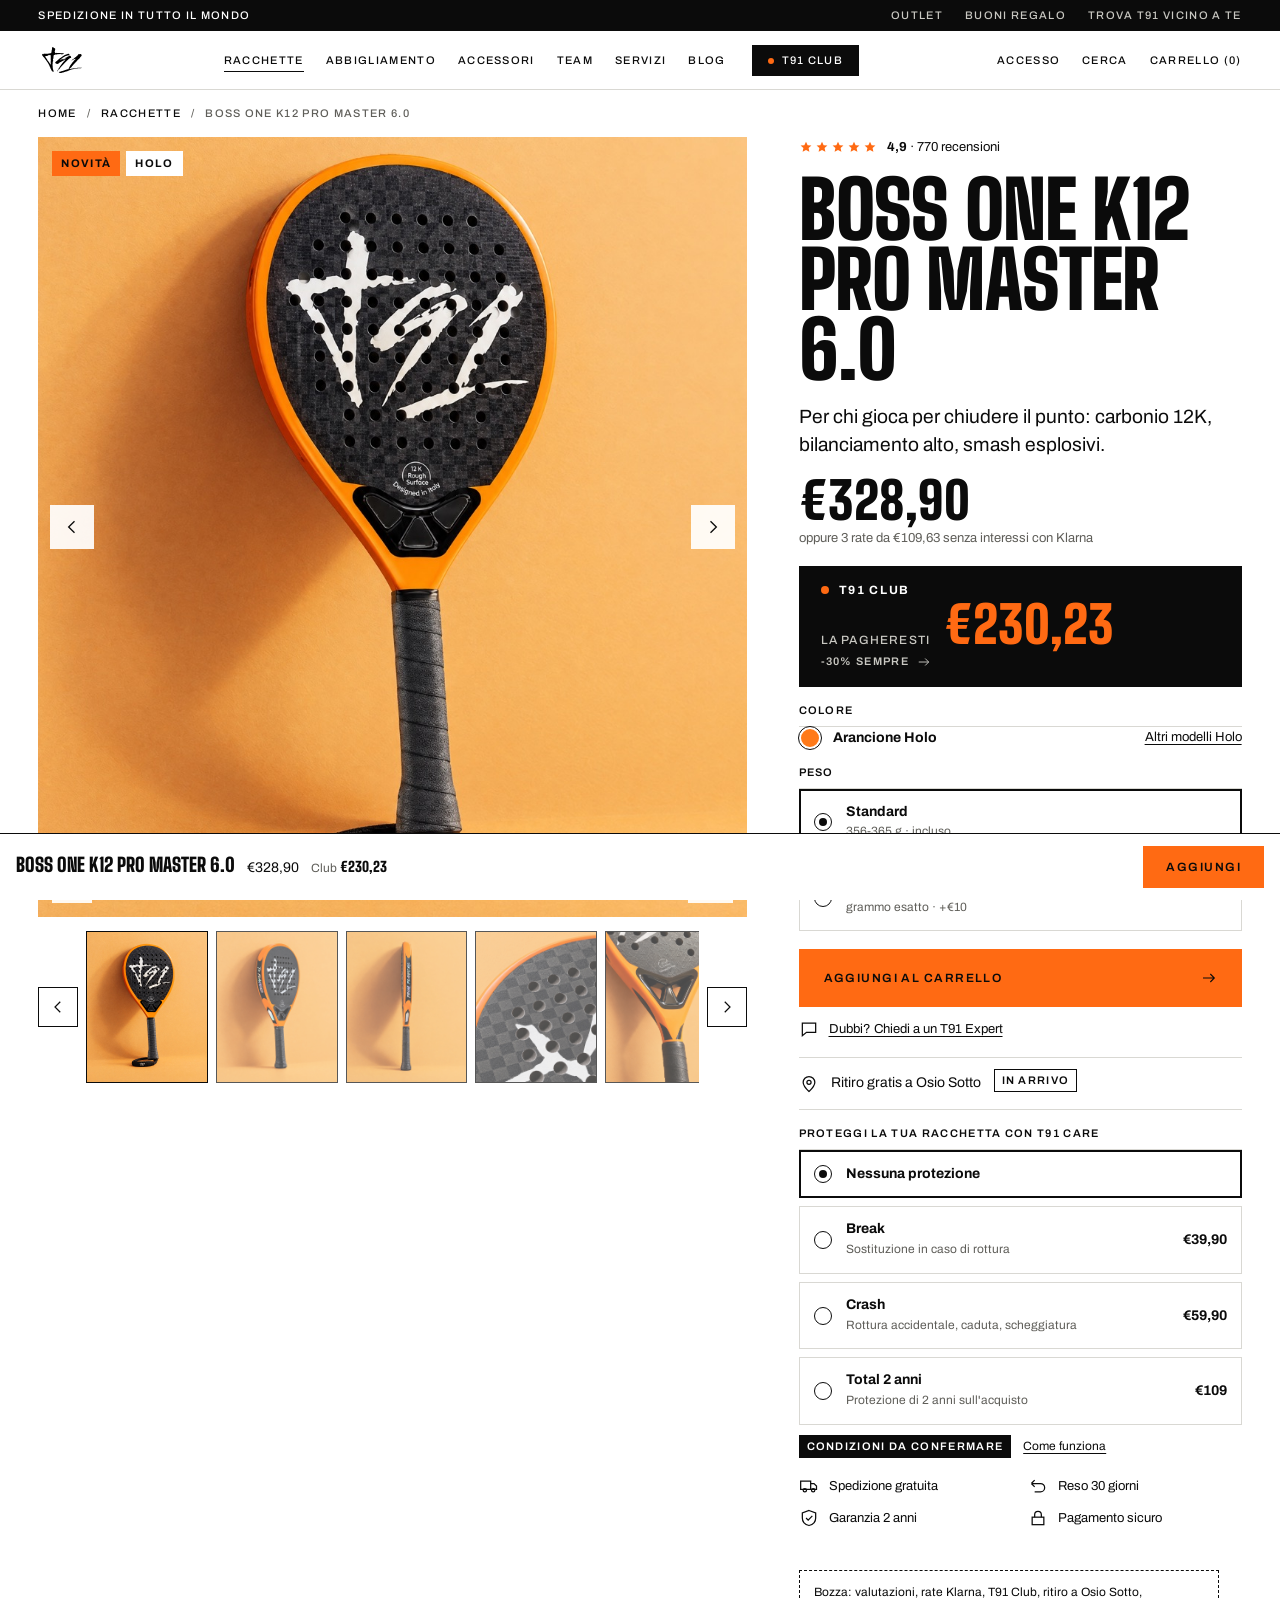
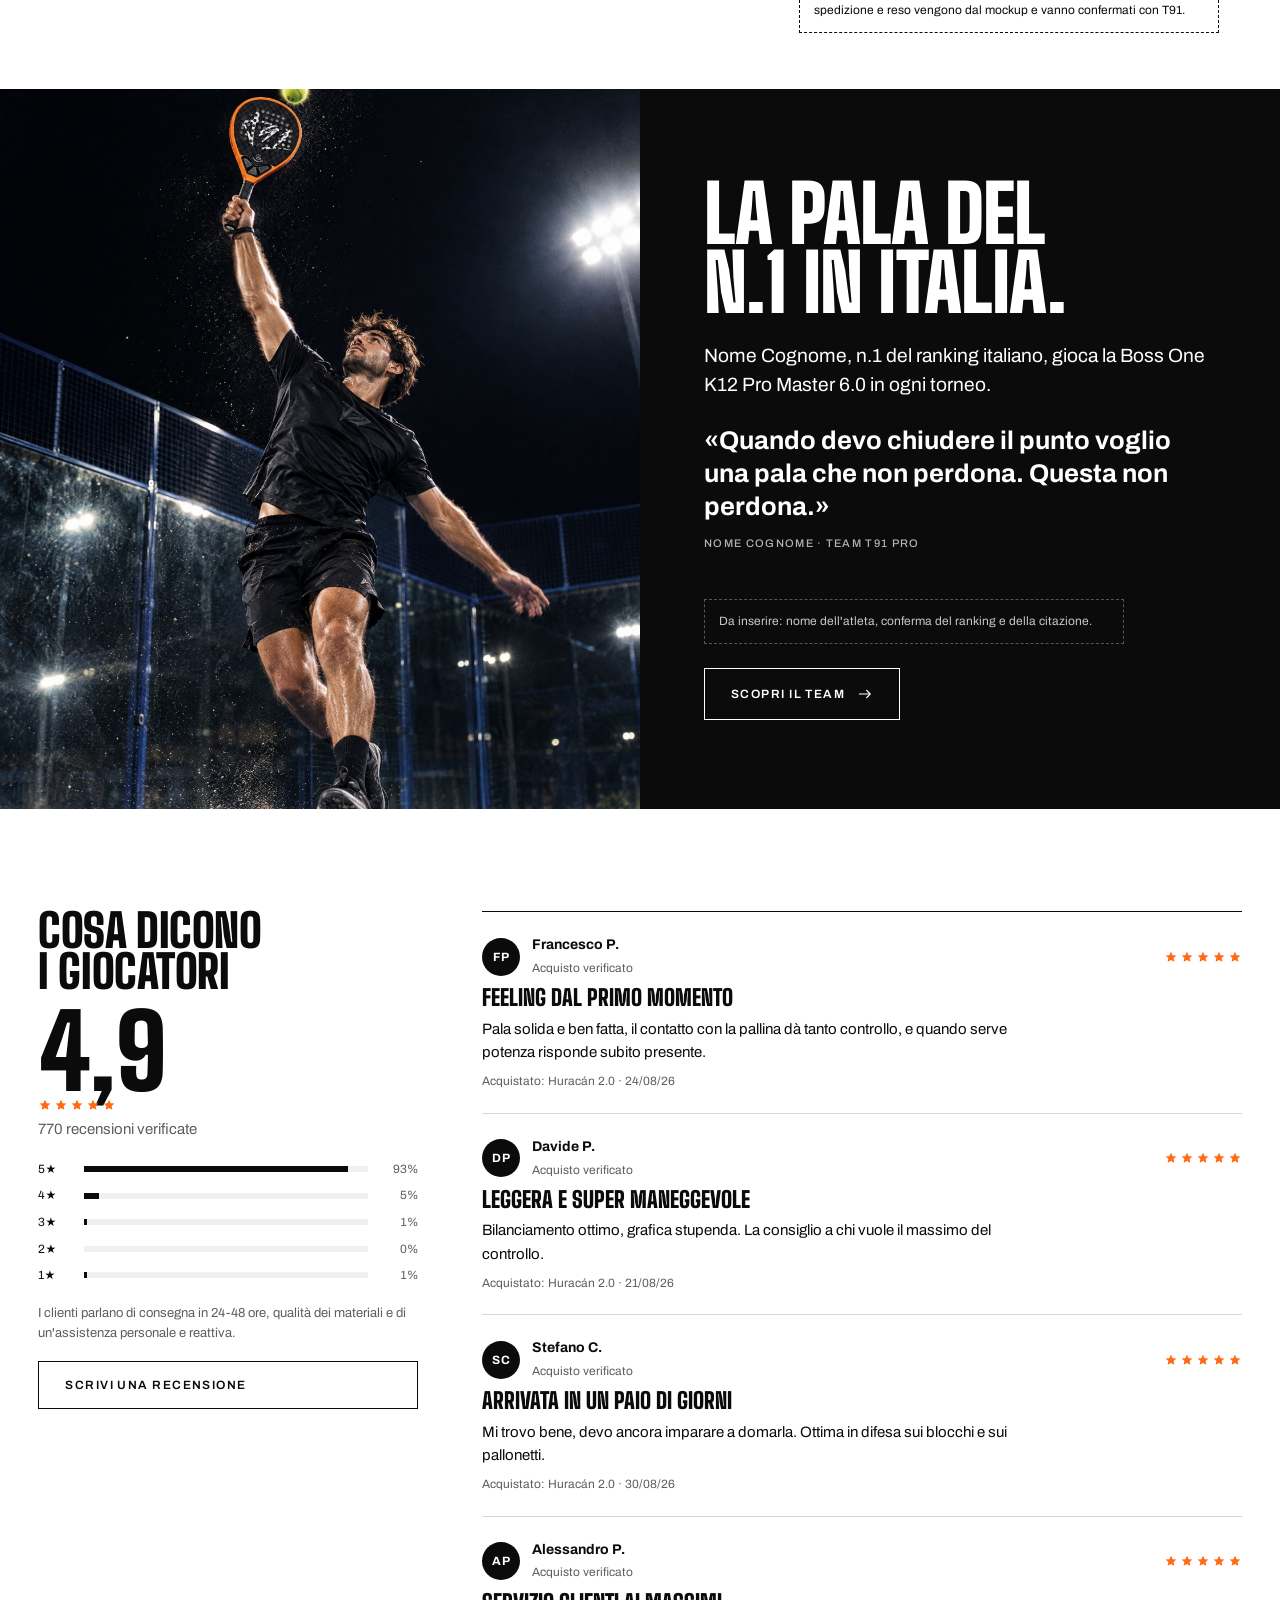
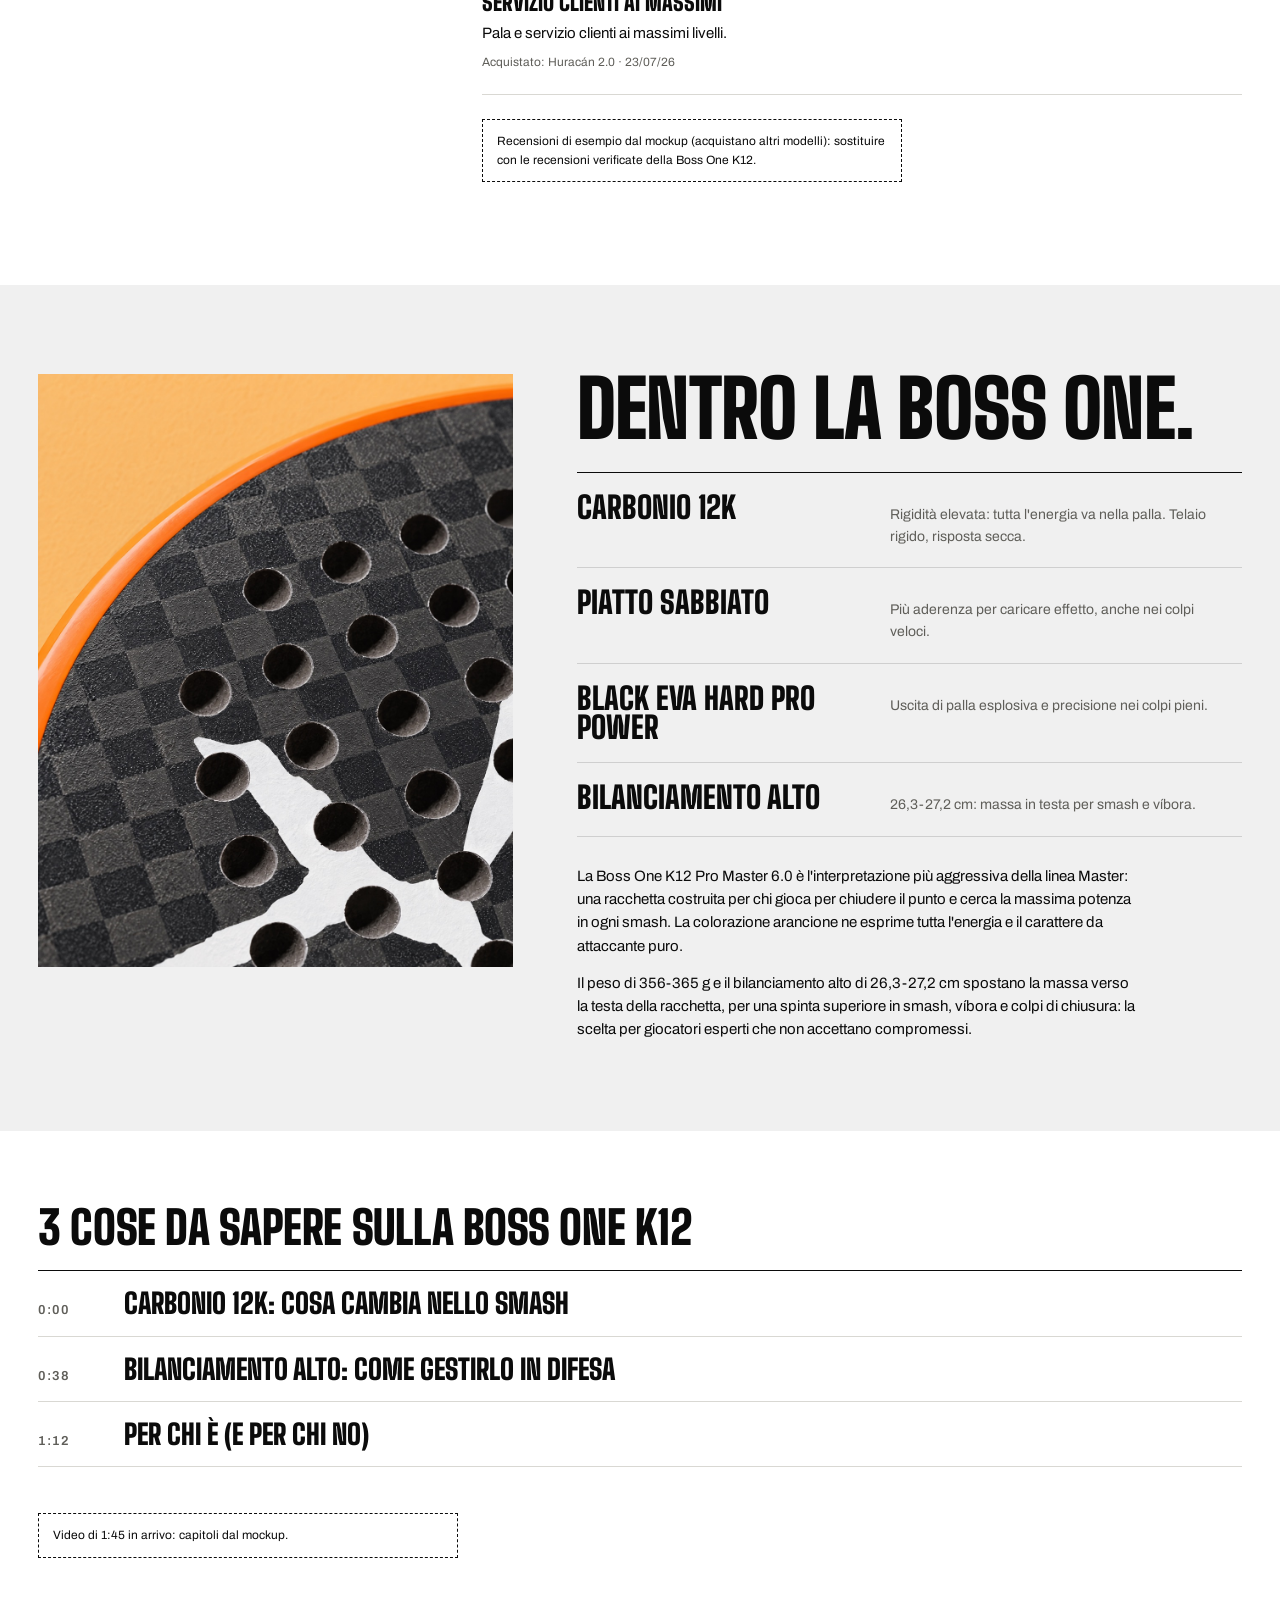
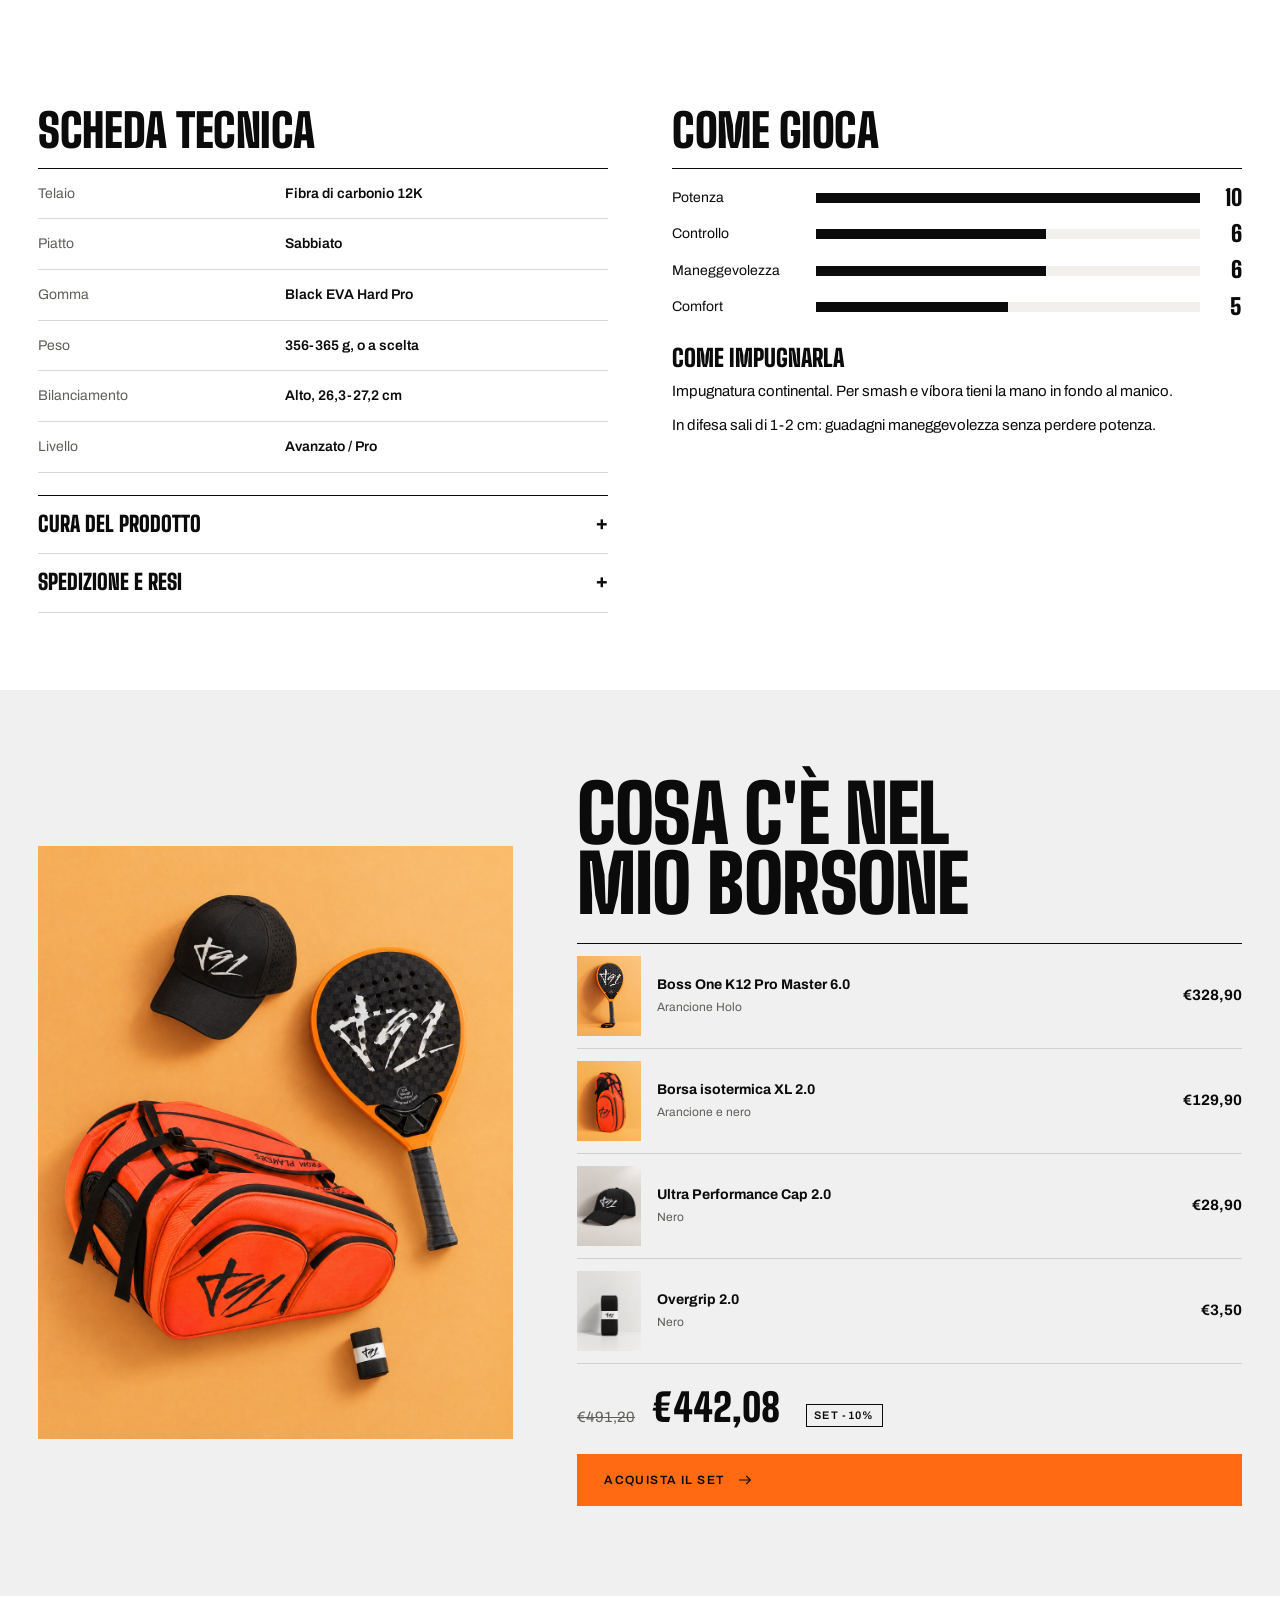
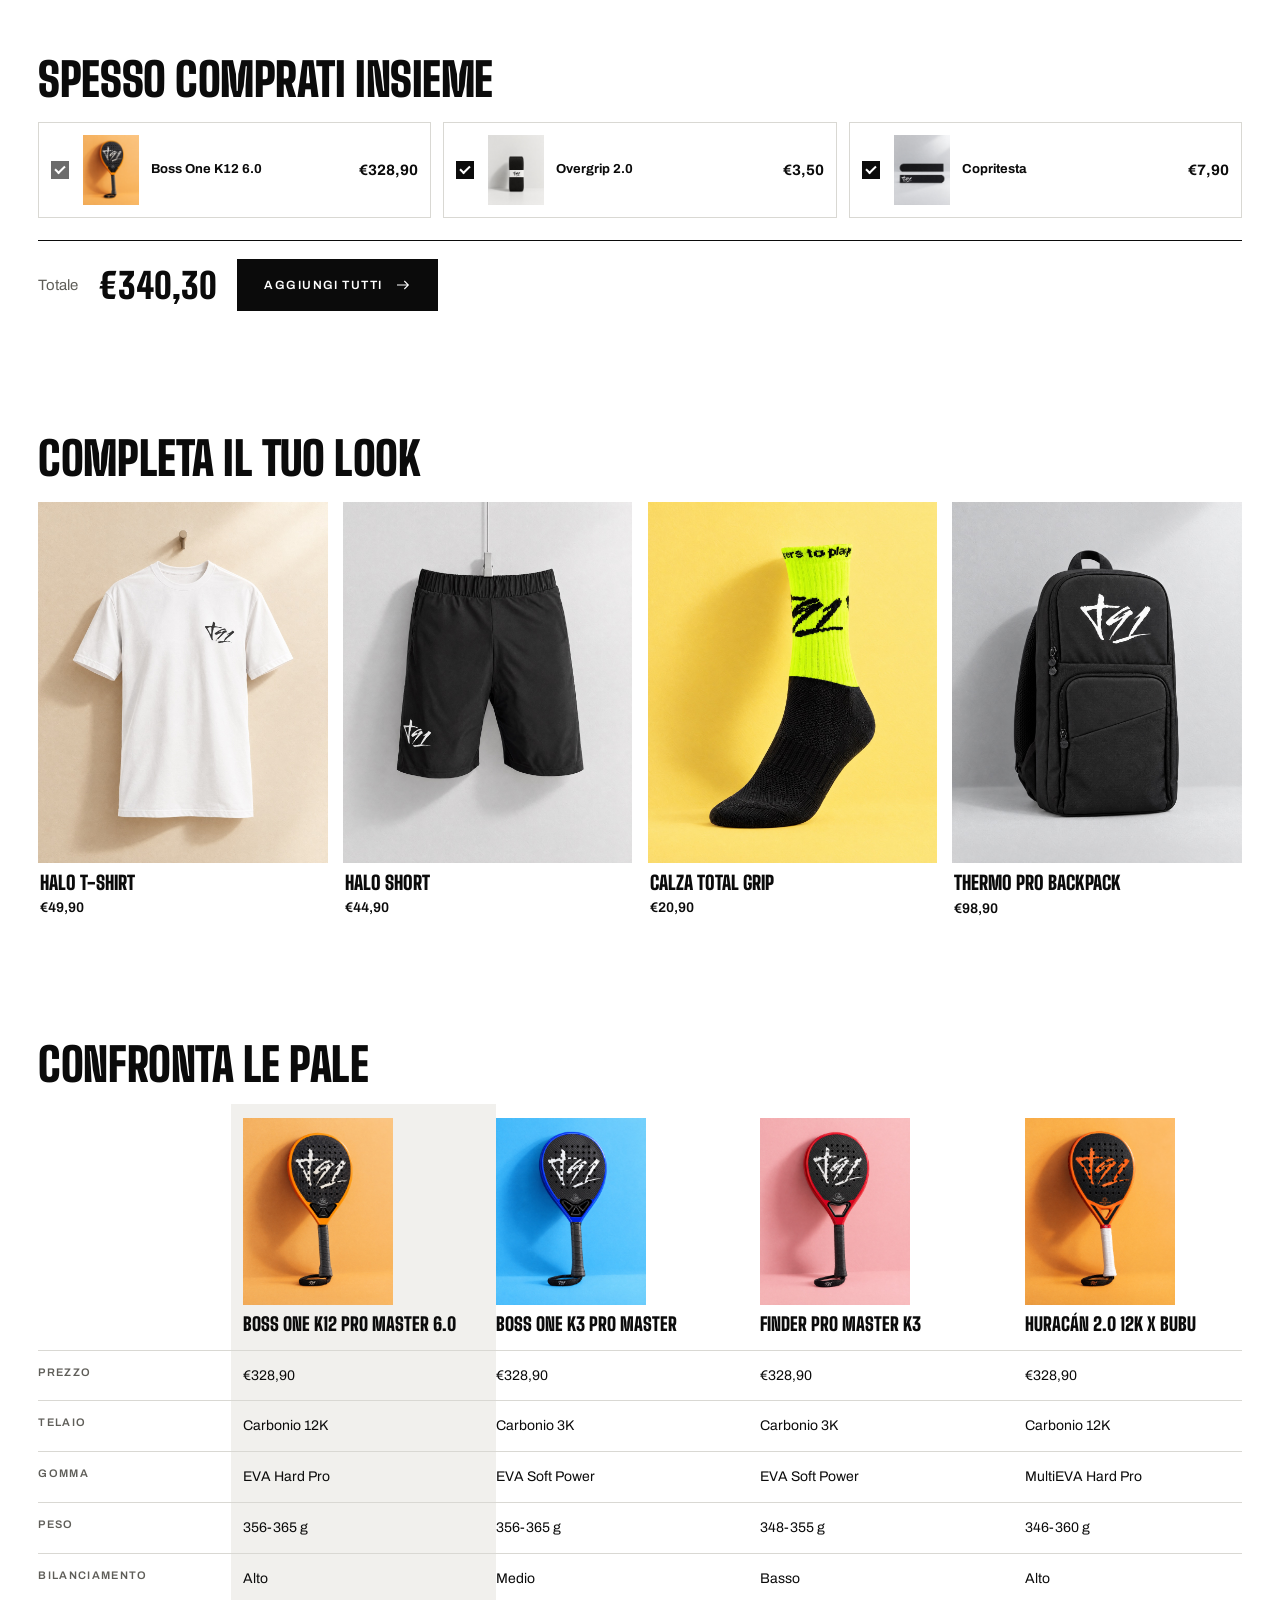
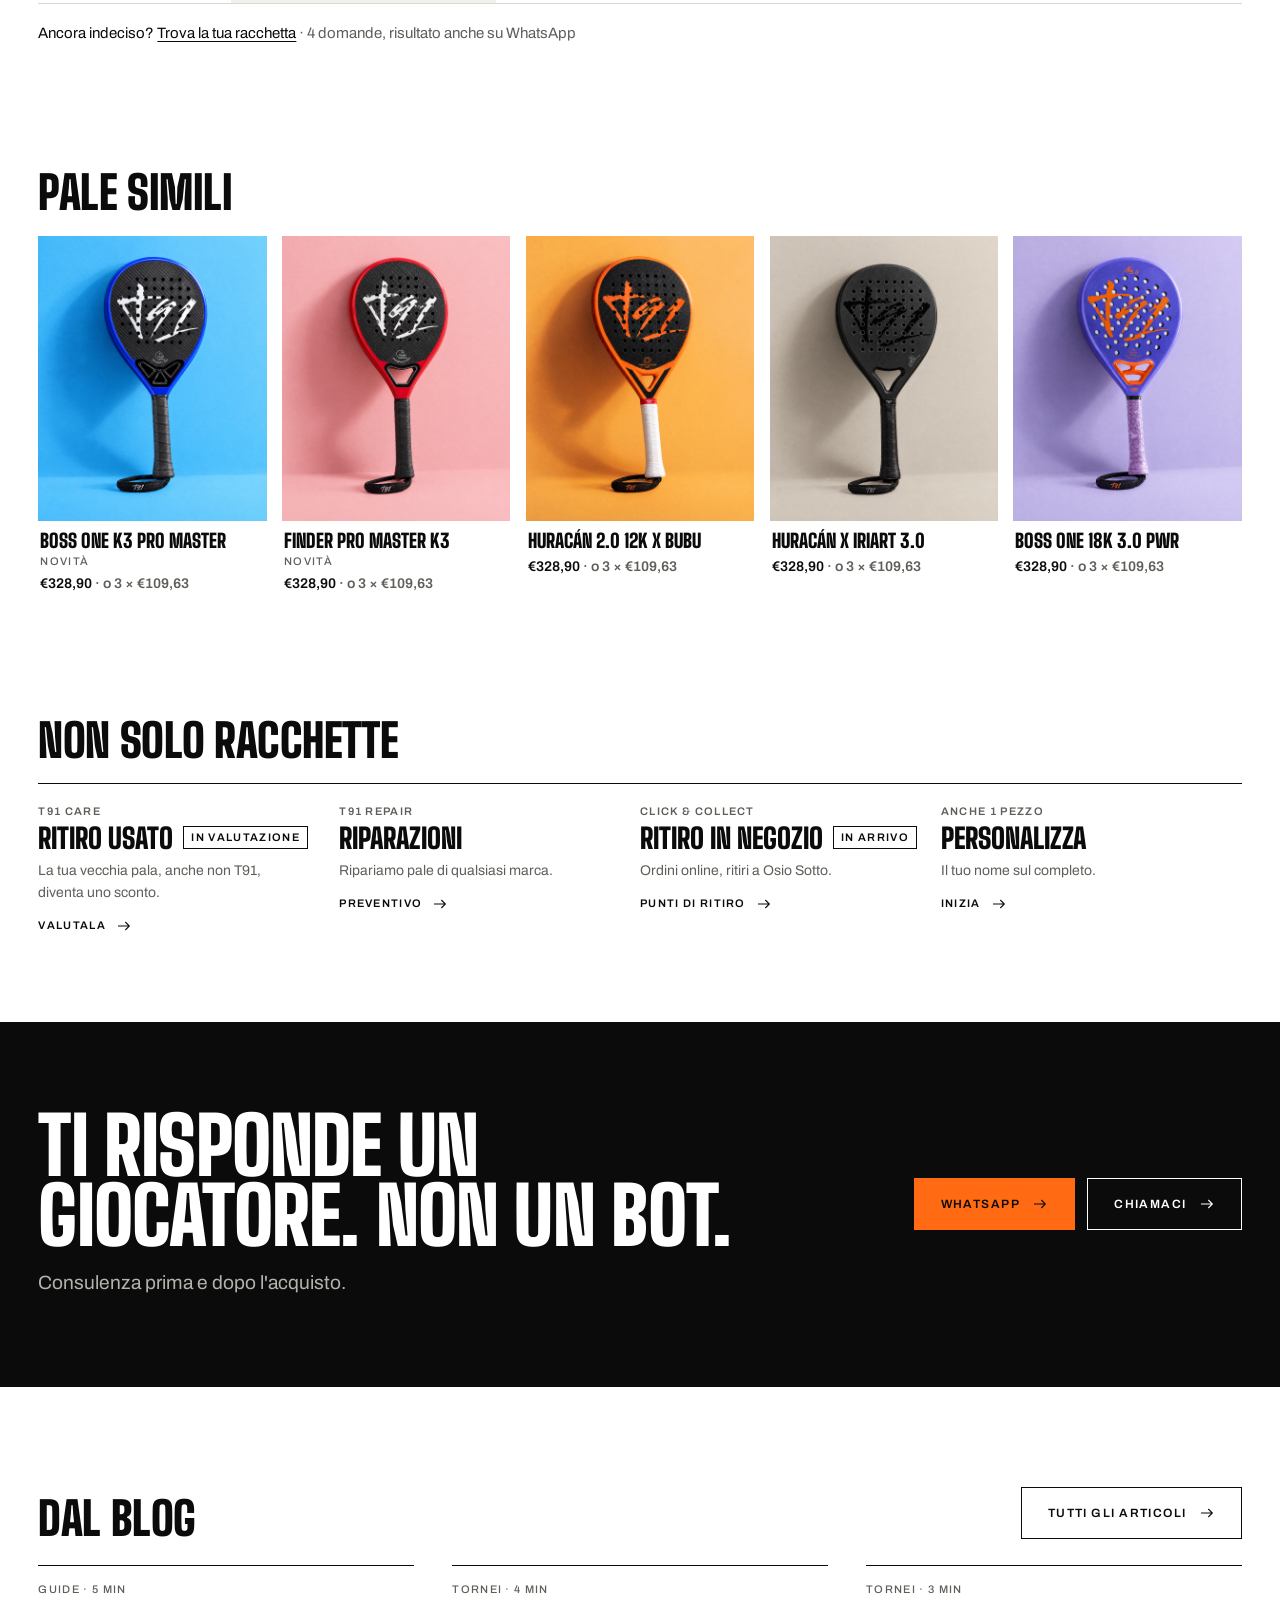
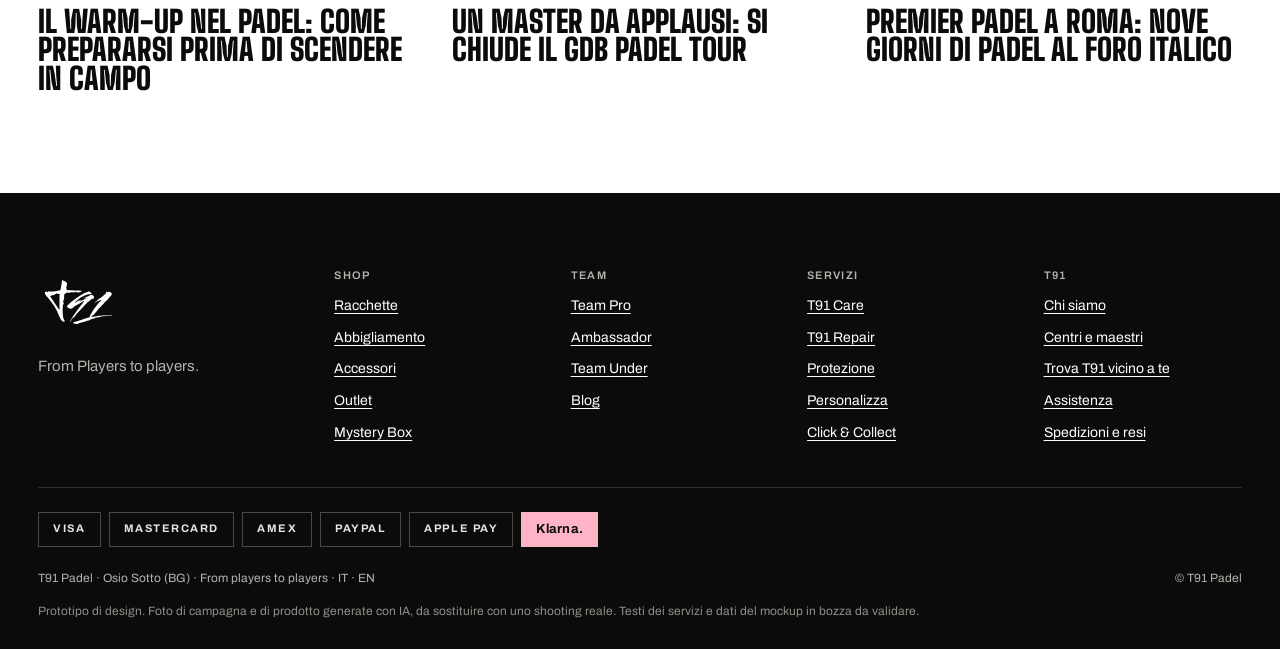
<file: prodotto-boss-one-k12.html>
<!doctype html>
<html lang="it">
<head>
<meta charset="utf-8">
<meta name="viewport" content="width=device-width,initial-scale=1">
<title>Boss One K12 Pro Master 6.0 | T91 Padel</title>
<meta name="description" content="Boss One K12 Pro Master 6.0: carbonio 12K, bilanciamento alto, piatto sabbiato. Per chi gioca per chiudere il punto.">
<link rel="preconnect" href="https://fonts.googleapis.com">
<link rel="preconnect" href="https://fonts.gstatic.com" crossorigin>
<link href="https://fonts.googleapis.com/css2?family=Archivo:wght@400;500;600;700&family=Big+Shoulders+Display:wght@700;900&display=swap" rel="stylesheet">
<link rel="stylesheet" href="css/t91.css?v=202610210905">
</head>
<body>
<a class="skip" href="#main">Vai ai contenuti</a>
<div class="strip"><span>Spedizione in tutto il mondo</span><span class="su"><a href="#">Outlet</a><a href="#">Buoni regalo</a><a href="index.html#centri">Trova T91 vicino a te</a></span></div>
<header class="top"><div class="wrap">
<a class="logo" href="index.html" aria-label="T91 Padel, home"><img src="assets/ext/Logo_T91_Nero.svg" alt="T91" width="64" height="51"></a>
<nav class="main" aria-label="Principale">
<a href="racchette.html" aria-current="page">Racchette</a>
<a href="#">Abbigliamento</a>
<a href="#">Accessori</a>
<a href="#">Team</a>
<a href="servizi.html">Servizi</a>
<a href="blog.html">Blog</a>
<a class="club-btn" href="#">T91 Club</a>
</nav>
<details class="mnav"><summary aria-label="Menu"><svg viewBox="0 0 24 24" fill="none" stroke="currentColor" stroke-width="1.8" aria-hidden="true"><path d="M3 7h18M3 12h18M3 17h18"/></svg></summary><div class="mpanel"><a href="racchette.html" aria-current="page">Racchette</a><a href="#">Abbigliamento</a><a href="#">Accessori</a><a href="#">Team</a><a href="servizi.html">Servizi</a><a href="garanzie.html">Garanzie</a><a href="blog.html">Blog</a><a href="index.html#centri">Trova T91</a><a class="club-btn mclub" href="#">T91 Club</a></div></details>
<div class="hdr-r"><a href="#">Accesso</a><a href="#">Cerca</a><a href="#">Carrello (0)</a></div>
</div></header>
<main id="main">

<div class="wrap">
<nav class="crumb" aria-label="Percorso"><a href="index.html">Home</a><span aria-hidden="true">/</span><a href="racchette.html">Racchette</a><span aria-hidden="true">/</span><span aria-current="page">Boss One K12 Pro Master 6.0</span></nav>

<section class="pdp" aria-labelledby="pdp-h">
<div class="gal" id="gal" data-g="assets/racchette/boss-one-k12-pro-master.jpg~Boss One K12 Pro Master 6.0, vista frontale|assets/prodotto/g2-tre-quarti.jpg~Boss One K12 Pro Master 6.0, tre quarti|assets/prodotto/g3-profilo.jpg~Boss One K12 Pro Master 6.0, profilo del telaio|assets/prodotto/g4-piatto.jpg~Dettaglio del piatto sabbiato in carbonio 12K|assets/prodotto/g5-gola.jpg~Dettaglio della gola e del ponte nero|assets/prodotto/g6-impugnatura.jpg~Impugnatura con overgrip e laccio|assets/prodotto/g7-azione.jpg~Giocatore in smash con la Boss One K12|assets/prodotto/g8-set.jpg~Racchetta, borsone, cappellino e overgrip T91">
<div class="stage" id="stage">
<span class="bdg"><i>Novit&agrave;</i><i class="k">Holo</i></span>
<img id="gmain" src="assets/racchette/boss-one-k12-pro-master.jpg" alt="Boss One K12 Pro Master 6.0, vista frontale">
<button type="button" class="gn prev" id="gprev" aria-label="Immagine precedente"><svg viewBox="0 0 24 24" fill="none" stroke="currentColor" stroke-width="1.6" aria-hidden="true"><path d="M15 5l-7 7 7 7"/></svg></button>
<button type="button" class="gn next" id="gnext" aria-label="Immagine successiva"><svg viewBox="0 0 24 24" fill="none" stroke="currentColor" stroke-width="1.6" aria-hidden="true"><path d="M9 5l7 7-7 7"/></svg></button>
<button type="button" class="gplay" id="gplay" aria-pressed="false" aria-label="Metti in pausa lo scorrimento automatico"><span class="pi" aria-hidden="true"></span></button>
<span class="gcount" id="gcount" aria-live="off">1 / 8</span>
</div>
<div class="thr">
<button type="button" class="tn" id="tprev" aria-label="Scorri le miniature a sinistra"><svg viewBox="0 0 24 24" fill="none" stroke="currentColor" stroke-width="1.6" aria-hidden="true"><path d="M15 5l-7 7 7 7"/></svg></button>
<div class="thumbs" id="thumbs" tabindex="-1"><button type="button" class="th" data-i="0" aria-label="Immagine 1 di 8" aria-current="true"><img src="assets/racchette/boss-one-k12-pro-master.jpg" alt="" loading="lazy"></button><button type="button" class="th" data-i="1" aria-label="Immagine 2 di 8"><img src="assets/prodotto/g2-tre-quarti.jpg" alt="" loading="lazy"></button><button type="button" class="th" data-i="2" aria-label="Immagine 3 di 8"><img src="assets/prodotto/g3-profilo.jpg" alt="" loading="lazy"></button><button type="button" class="th" data-i="3" aria-label="Immagine 4 di 8"><img src="assets/prodotto/g4-piatto.jpg" alt="" loading="lazy"></button><button type="button" class="th" data-i="4" aria-label="Immagine 5 di 8"><img src="assets/prodotto/g5-gola.jpg" alt="" loading="lazy"></button><button type="button" class="th" data-i="5" aria-label="Immagine 6 di 8"><img src="assets/prodotto/g6-impugnatura.jpg" alt="" loading="lazy"></button><button type="button" class="th" data-i="6" aria-label="Immagine 7 di 8"><img src="assets/prodotto/g7-azione.jpg" alt="" loading="lazy"></button><button type="button" class="th" data-i="7" aria-label="Immagine 8 di 8"><img src="assets/prodotto/g8-set.jpg" alt="" loading="lazy"></button></div>
<button type="button" class="tn" id="tnext" aria-label="Scorri le miniature a destra"><svg viewBox="0 0 24 24" fill="none" stroke="currentColor" stroke-width="1.6" aria-hidden="true"><path d="M9 5l7 7-7 7"/></svg></button>
</div>
</div>

<div class="buy" id="buy">
<a class="rate" href="#recensioni"><span class="stars" role="img" aria-label="5 stelle su 5"><svg viewBox="0 0 24 24" aria-hidden="true"><path d="M12 2.8l2.8 6 6.5.7-4.9 4.4 1.4 6.4L12 17l-5.8 3.3 1.4-6.4L2.7 9.5l6.5-.7z"/></svg><svg viewBox="0 0 24 24" aria-hidden="true"><path d="M12 2.8l2.8 6 6.5.7-4.9 4.4 1.4 6.4L12 17l-5.8 3.3 1.4-6.4L2.7 9.5l6.5-.7z"/></svg><svg viewBox="0 0 24 24" aria-hidden="true"><path d="M12 2.8l2.8 6 6.5.7-4.9 4.4 1.4 6.4L12 17l-5.8 3.3 1.4-6.4L2.7 9.5l6.5-.7z"/></svg><svg viewBox="0 0 24 24" aria-hidden="true"><path d="M12 2.8l2.8 6 6.5.7-4.9 4.4 1.4 6.4L12 17l-5.8 3.3 1.4-6.4L2.7 9.5l6.5-.7z"/></svg><svg viewBox="0 0 24 24" aria-hidden="true"><path d="M12 2.8l2.8 6 6.5.7-4.9 4.4 1.4 6.4L12 17l-5.8 3.3 1.4-6.4L2.7 9.5l6.5-.7z"/></svg></span><span><b>4,9</b> &middot; 770 recensioni</span></a>
<h1 id="pdp-h" class="d d-l">Boss One K12<br>Pro Master 6.0</h1>
<p class="lede">Per chi gioca per chiudere il punto: carbonio 12K, bilanciamento alto, smash esplosivi.</p>
<div class="price"><span class="now" id="price" data-base="328.9">&euro;328,90</span><span class="klarna" id="klarna">oppure 3 rate da &euro;109,63 senza interessi con Klarna</span></div>
<a class="clubbox" href="#"><span class="cl-k"><i aria-hidden="true"></i>T91 Club</span><span class="cl-p"><small>La pagheresti</small><b id="club">&euro;230,23</b></span><span class="cl-s">-30% sempre <svg viewBox="0 0 24 24" fill="none" stroke="currentColor" stroke-width="1.6" aria-hidden="true"><path d="M3 12h17M14 6l6 6-6 6"/></svg></span></a>

<fieldset class="opt"><legend>Colore</legend>
<div class="sw"><span class="dot" aria-hidden="true"></span><b>Arancione Holo</b><a href="racchette.html">Altri modelli Holo</a></div>
</fieldset>

<fieldset class="opt"><legend>Peso</legend>
<div class="wopts">
<label class="wo"><input type="radio" name="peso" value="0" checked><span class="box" aria-hidden="true"></span><span><b>Standard</b><small>356-365 g &middot; incluso</small></span></label>
<label class="wo"><input type="radio" name="peso" value="10"><span class="box" aria-hidden="true"></span><span><b>Scelta del peso</b><small>grammo esatto &middot; +&euro;10</small></span></label>
</div>
<div class="wg" id="wg" hidden role="group" aria-label="Grammi">
<button type="button" class="chipw" aria-pressed="true">356 g</button><button type="button" class="chipw" aria-pressed="false">360 g</button><button type="button" class="chipw" aria-pressed="false">365 g</button>
</div>
</fieldset>

<div class="cta">
<button type="button" class="btn solid wide" id="add">Aggiungi al carrello <svg viewBox="0 0 24 24" fill="none" stroke="currentColor" stroke-width="1.6" aria-hidden="true"><path d="M3 12h17M14 6l6 6-6 6"/></svg></button>
<a class="expert" href="#"><svg viewBox="0 0 24 24" fill="none" stroke="currentColor" stroke-width="1.5" aria-hidden="true"><path d="M4 5h16v11H9l-5 4z"/></svg>Dubbi? Chiedi a un T91 Expert</a>
</div>
<p class="pickup"><svg viewBox="0 0 24 24" fill="none" stroke="currentColor" stroke-width="1.5" aria-hidden="true"><path d="M12 21s7-6.2 7-11a7 7 0 10-14 0c0 4.8 7 11 7 11z"/><circle cx="12" cy="10" r="2.5"/></svg><span>Ritiro gratis a Osio Sotto <span class="tag">In arrivo</span></span></p>

<fieldset class="opt care"><legend>Proteggi la tua racchetta con T91 Care</legend>
<div class="plans2">
<label class="pl"><input type="radio" name="care" value="0" checked><span class="box" aria-hidden="true"></span><span><b>Nessuna protezione</b></span><span class="pr">&nbsp;</span></label>
<label class="pl"><input type="radio" name="care" value="39.90"><span class="box" aria-hidden="true"></span><span><b>Break</b><small>Sostituzione in caso di rottura</small></span><span class="pr">&euro;39,90</span></label>
<label class="pl"><input type="radio" name="care" value="59.90"><span class="box" aria-hidden="true"></span><span><b>Crash</b><small>Rottura accidentale, caduta, scheggiatura</small></span><span class="pr">&euro;59,90</span></label>
<label class="pl"><input type="radio" name="care" value="109"><span class="box" aria-hidden="true"></span><span><b>Total 2 anni</b><small>Protezione di 2 anni sull'acquisto</small></span><span class="pr">&euro;109</span></label>
</div>
<p class="fine"><span class="todo">Condizioni da confermare</span> <a href="garanzie.html">Come funziona</a></p>
</fieldset>

<ul class="trust">
<li><svg viewBox="0 0 24 24" fill="none" stroke="currentColor" stroke-width="1.5" aria-hidden="true"><path d="M2 6h12v10H2zM14 9h4l3 3v4h-7"/><circle cx="7" cy="17" r="2"/><circle cx="17" cy="17" r="2"/></svg>Spedizione gratuita</li><li><svg viewBox="0 0 24 24" fill="none" stroke="currentColor" stroke-width="1.5" aria-hidden="true"><path d="M4 9h11a5 5 0 010 10H8M4 9l4-4M4 9l4 4"/></svg>Reso 30 giorni</li><li><svg viewBox="0 0 24 24" fill="none" stroke="currentColor" stroke-width="1.5" aria-hidden="true"><path d="M12 3l8 3v6c0 5-3.5 8-8 9-4.5-1-8-4-8-9V6z"/><path d="M8.5 12l2.5 2.5L16 9.5"/></svg>Garanzia 2 anni</li><li><svg viewBox="0 0 24 24" fill="none" stroke="currentColor" stroke-width="1.5" aria-hidden="true"><rect x="5" y="11" width="14" height="9"/><path d="M8 11V8a4 4 0 018 0v3"/></svg>Pagamento sicuro</li>
</ul>
<p class="note">Bozza: valutazioni, rate Klarna, T91 Club, ritiro a Osio Sotto, spedizione e reso vengono dal mockup e vanno confermati con T91.</p>
</div>
</section>
</div>

<section class="dark n1" aria-labelledby="n1-h">
<div class="n1-img"><img src="assets/prodotto/g7-azione.jpg" alt="Giocatore in smash con la Boss One K12" loading="lazy"></div>
<div class="n1-t">
<h2 id="n1-h" class="d d-l">La pala del n.1 in Italia.</h2>
<p class="lede">Nome Cognome, n.1 del ranking italiano, gioca la Boss One K12 Pro Master 6.0 in ogni torneo.</p>
<blockquote>&laquo;Quando devo chiudere il punto voglio una pala che non perdona. Questa non perdona.&raquo;<cite>Nome Cognome &middot; Team T91 Pro</cite></blockquote>
<p class="note inv">Da inserire: nome dell'atleta, conferma del ranking e della citazione.</p>
<div class="btns"><a class="btn line" href="#">Scopri il Team <svg viewBox="0 0 24 24" fill="none" stroke="currentColor" stroke-width="1.6" aria-hidden="true"><path d="M3 12h17M14 6l6 6-6 6"/></svg></a></div>
</div>
</section>

<section class="wrap rvs" id="recensioni" aria-labelledby="rv-h">
<div class="rvs-s">
<h2 id="rv-h" class="d d-m">Cosa dicono i giocatori</h2>
<div class="big4"><b>4,9</b><span class="stars" role="img" aria-label="5 stelle su 5"><svg viewBox="0 0 24 24" aria-hidden="true"><path d="M12 2.8l2.8 6 6.5.7-4.9 4.4 1.4 6.4L12 17l-5.8 3.3 1.4-6.4L2.7 9.5l6.5-.7z"/></svg><svg viewBox="0 0 24 24" aria-hidden="true"><path d="M12 2.8l2.8 6 6.5.7-4.9 4.4 1.4 6.4L12 17l-5.8 3.3 1.4-6.4L2.7 9.5l6.5-.7z"/></svg><svg viewBox="0 0 24 24" aria-hidden="true"><path d="M12 2.8l2.8 6 6.5.7-4.9 4.4 1.4 6.4L12 17l-5.8 3.3 1.4-6.4L2.7 9.5l6.5-.7z"/></svg><svg viewBox="0 0 24 24" aria-hidden="true"><path d="M12 2.8l2.8 6 6.5.7-4.9 4.4 1.4 6.4L12 17l-5.8 3.3 1.4-6.4L2.7 9.5l6.5-.7z"/></svg><svg viewBox="0 0 24 24" aria-hidden="true"><path d="M12 2.8l2.8 6 6.5.7-4.9 4.4 1.4 6.4L12 17l-5.8 3.3 1.4-6.4L2.7 9.5l6.5-.7z"/></svg></span><span class="mut">770 recensioni verificate</span></div>
<ul class="dist"><li><span>5&#9733;</span><span class="bar"><i style="width:93%"></i></span><span class="n">93%</span></li><li><span>4&#9733;</span><span class="bar"><i style="width:5%"></i></span><span class="n">5%</span></li><li><span>3&#9733;</span><span class="bar"><i style="width:1%"></i></span><span class="n">1%</span></li><li><span>2&#9733;</span><span class="bar"><i style="width:0%"></i></span><span class="n">0%</span></li><li><span>1&#9733;</span><span class="bar"><i style="width:1%"></i></span><span class="n">1%</span></li></ul>
<p class="mut small">I clienti parlano di consegna in 24-48 ore, qualit&agrave; dei materiali e di un'assistenza personale e reattiva.</p>
<button type="button" class="btn line" disabled>Scrivi una recensione</button>
</div>
<div class="rvs-l">
<ul class="rvlist"><li class="rv"><div class="rv-h"><span class="av" aria-hidden="true">FP</span><div><b>Francesco P.</b><span class="mut">Acquisto verificato</span></div><span class="stars" role="img" aria-label="5 stelle su 5"><svg viewBox="0 0 24 24" aria-hidden="true"><path d="M12 2.8l2.8 6 6.5.7-4.9 4.4 1.4 6.4L12 17l-5.8 3.3 1.4-6.4L2.7 9.5l6.5-.7z"/></svg><svg viewBox="0 0 24 24" aria-hidden="true"><path d="M12 2.8l2.8 6 6.5.7-4.9 4.4 1.4 6.4L12 17l-5.8 3.3 1.4-6.4L2.7 9.5l6.5-.7z"/></svg><svg viewBox="0 0 24 24" aria-hidden="true"><path d="M12 2.8l2.8 6 6.5.7-4.9 4.4 1.4 6.4L12 17l-5.8 3.3 1.4-6.4L2.7 9.5l6.5-.7z"/></svg><svg viewBox="0 0 24 24" aria-hidden="true"><path d="M12 2.8l2.8 6 6.5.7-4.9 4.4 1.4 6.4L12 17l-5.8 3.3 1.4-6.4L2.7 9.5l6.5-.7z"/></svg><svg viewBox="0 0 24 24" aria-hidden="true"><path d="M12 2.8l2.8 6 6.5.7-4.9 4.4 1.4 6.4L12 17l-5.8 3.3 1.4-6.4L2.7 9.5l6.5-.7z"/></svg></span></div><h3>Feeling dal primo momento</h3><p>Pala solida e ben fatta, il contatto con la pallina dà tanto controllo, e quando serve potenza risponde subito presente.</p><p class="rv-m">Acquistato: Huracán 2.0 &middot; 24/08/26</p></li><li class="rv"><div class="rv-h"><span class="av" aria-hidden="true">DP</span><div><b>Davide P.</b><span class="mut">Acquisto verificato</span></div><span class="stars" role="img" aria-label="5 stelle su 5"><svg viewBox="0 0 24 24" aria-hidden="true"><path d="M12 2.8l2.8 6 6.5.7-4.9 4.4 1.4 6.4L12 17l-5.8 3.3 1.4-6.4L2.7 9.5l6.5-.7z"/></svg><svg viewBox="0 0 24 24" aria-hidden="true"><path d="M12 2.8l2.8 6 6.5.7-4.9 4.4 1.4 6.4L12 17l-5.8 3.3 1.4-6.4L2.7 9.5l6.5-.7z"/></svg><svg viewBox="0 0 24 24" aria-hidden="true"><path d="M12 2.8l2.8 6 6.5.7-4.9 4.4 1.4 6.4L12 17l-5.8 3.3 1.4-6.4L2.7 9.5l6.5-.7z"/></svg><svg viewBox="0 0 24 24" aria-hidden="true"><path d="M12 2.8l2.8 6 6.5.7-4.9 4.4 1.4 6.4L12 17l-5.8 3.3 1.4-6.4L2.7 9.5l6.5-.7z"/></svg><svg viewBox="0 0 24 24" aria-hidden="true"><path d="M12 2.8l2.8 6 6.5.7-4.9 4.4 1.4 6.4L12 17l-5.8 3.3 1.4-6.4L2.7 9.5l6.5-.7z"/></svg></span></div><h3>Leggera e super maneggevole</h3><p>Bilanciamento ottimo, grafica stupenda. La consiglio a chi vuole il massimo del controllo.</p><p class="rv-m">Acquistato: Huracán 2.0 &middot; 21/08/26</p></li><li class="rv"><div class="rv-h"><span class="av" aria-hidden="true">SC</span><div><b>Stefano C.</b><span class="mut">Acquisto verificato</span></div><span class="stars" role="img" aria-label="5 stelle su 5"><svg viewBox="0 0 24 24" aria-hidden="true"><path d="M12 2.8l2.8 6 6.5.7-4.9 4.4 1.4 6.4L12 17l-5.8 3.3 1.4-6.4L2.7 9.5l6.5-.7z"/></svg><svg viewBox="0 0 24 24" aria-hidden="true"><path d="M12 2.8l2.8 6 6.5.7-4.9 4.4 1.4 6.4L12 17l-5.8 3.3 1.4-6.4L2.7 9.5l6.5-.7z"/></svg><svg viewBox="0 0 24 24" aria-hidden="true"><path d="M12 2.8l2.8 6 6.5.7-4.9 4.4 1.4 6.4L12 17l-5.8 3.3 1.4-6.4L2.7 9.5l6.5-.7z"/></svg><svg viewBox="0 0 24 24" aria-hidden="true"><path d="M12 2.8l2.8 6 6.5.7-4.9 4.4 1.4 6.4L12 17l-5.8 3.3 1.4-6.4L2.7 9.5l6.5-.7z"/></svg><svg viewBox="0 0 24 24" aria-hidden="true"><path d="M12 2.8l2.8 6 6.5.7-4.9 4.4 1.4 6.4L12 17l-5.8 3.3 1.4-6.4L2.7 9.5l6.5-.7z"/></svg></span></div><h3>Arrivata in un paio di giorni</h3><p>Mi trovo bene, devo ancora imparare a domarla. Ottima in difesa sui blocchi e sui pallonetti.</p><p class="rv-m">Acquistato: Huracán 2.0 &middot; 30/08/26</p></li><li class="rv"><div class="rv-h"><span class="av" aria-hidden="true">AP</span><div><b>Alessandro P.</b><span class="mut">Acquisto verificato</span></div><span class="stars" role="img" aria-label="5 stelle su 5"><svg viewBox="0 0 24 24" aria-hidden="true"><path d="M12 2.8l2.8 6 6.5.7-4.9 4.4 1.4 6.4L12 17l-5.8 3.3 1.4-6.4L2.7 9.5l6.5-.7z"/></svg><svg viewBox="0 0 24 24" aria-hidden="true"><path d="M12 2.8l2.8 6 6.5.7-4.9 4.4 1.4 6.4L12 17l-5.8 3.3 1.4-6.4L2.7 9.5l6.5-.7z"/></svg><svg viewBox="0 0 24 24" aria-hidden="true"><path d="M12 2.8l2.8 6 6.5.7-4.9 4.4 1.4 6.4L12 17l-5.8 3.3 1.4-6.4L2.7 9.5l6.5-.7z"/></svg><svg viewBox="0 0 24 24" aria-hidden="true"><path d="M12 2.8l2.8 6 6.5.7-4.9 4.4 1.4 6.4L12 17l-5.8 3.3 1.4-6.4L2.7 9.5l6.5-.7z"/></svg><svg viewBox="0 0 24 24" aria-hidden="true"><path d="M12 2.8l2.8 6 6.5.7-4.9 4.4 1.4 6.4L12 17l-5.8 3.3 1.4-6.4L2.7 9.5l6.5-.7z"/></svg></span></div><h3>Servizio clienti ai massimi</h3><p>Pala e servizio clienti ai massimi livelli.</p><p class="rv-m">Acquistato: Huracán 2.0 &middot; 23/07/26</p></li></ul>
<p class="note">Recensioni di esempio dal mockup (acquistano altri modelli): sostituire con le recensioni verificate della Boss One K12.</p>
</div>
</section>

<section class="band" aria-labelledby="tech-h"><div class="wrap tech">
<div class="tech-i"><img src="assets/prodotto/g4-piatto.jpg" alt="Dettaglio del piatto sabbiato in carbonio 12K" loading="lazy"></div>
<div class="tech-t">
<h2 id="tech-h" class="d d-l">Dentro la Boss One.</h2>
<ul class="tl"><li><h3>Carbonio 12K</h3><p>Rigidità elevata: tutta l'energia va nella palla. Telaio rigido, risposta secca.</p></li><li><h3>Piatto sabbiato</h3><p>Più aderenza per caricare effetto, anche nei colpi veloci.</p></li><li><h3>Black EVA Hard Pro Power</h3><p>Uscita di palla esplosiva e precisione nei colpi pieni.</p></li><li><h3>Bilanciamento alto</h3><p>26,3-27,2 cm: massa in testa per smash e v&iacute;bora.</p></li></ul>
<div class="desc">
<p>La Boss One K12 Pro Master 6.0 &egrave; l'interpretazione pi&ugrave; aggressiva della linea Master: una racchetta costruita per chi gioca per chiudere il punto e cerca la massima potenza in ogni smash. La colorazione arancione ne esprime tutta l'energia e il carattere da attaccante puro.</p>
<p>Il peso di 356-365 g e il bilanciamento alto di 26,3-27,2 cm spostano la massa verso la testa della racchetta, per una spinta superiore in smash, v&iacute;bora e colpi di chiusura: la scelta per giocatori esperti che non accettano compromessi.</p>
</div>
</div>
</div></section>

<section class="wrap vid" aria-labelledby="vid-h">
<h2 id="vid-h" class="d d-m">3 cose da sapere sulla Boss One K12</h2>
<ol class="chap"><li><span class="tm">0:00</span><span>Carbonio 12K: cosa cambia nello smash</span></li><li><span class="tm">0:38</span><span>Bilanciamento alto: come gestirlo in difesa</span></li><li><span class="tm">1:12</span><span>Per chi è (e per chi no)</span></li></ol>
<p class="note">Video di 1:45 in arrivo: capitoli dal mockup.</p>
</section>

<section class="wrap specs" aria-labelledby="sp-h">
<div>
<h2 id="sp-h" class="d d-m">Scheda tecnica</h2>
<dl class="spec"><div><dt>Telaio</dt><dd>Fibra di carbonio 12K</dd></div><div><dt>Piatto</dt><dd>Sabbiato</dd></div><div><dt>Gomma</dt><dd>Black EVA Hard Pro</dd></div><div><dt>Peso</dt><dd>356-365 g, o a scelta</dd></div><div><dt>Bilanciamento</dt><dd>Alto, 26,3-27,2 cm</dd></div><div><dt>Livello</dt><dd>Avanzato / Pro</dd></div></dl>
<div class="acc">
<details><summary>Cura del prodotto</summary><p>Usa sempre il copritesta, non lasciarla in auto al caldo, pulisci il piatto con un panno asciutto.</p></details>
<details><summary>Spedizione e resi</summary><p>Spedizione gratuita 24/48h in Italia. Reso gratuito entro 30 giorni.</p></details>
</div>
</div>
<div>
<h2 class="d d-m">Come gioca</h2>
<ul class="meters"><li><span class="ml">Potenza</span><span class="mt" role="img" aria-label="Potenza: 10 su 10"><i style="width:100%"></i></span><span class="mv">10</span></li><li><span class="ml">Controllo</span><span class="mt" role="img" aria-label="Controllo: 6 su 10"><i style="width:60%"></i></span><span class="mv">6</span></li><li><span class="ml">Maneggevolezza</span><span class="mt" role="img" aria-label="Maneggevolezza: 6 su 10"><i style="width:60%"></i></span><span class="mv">6</span></li><li><span class="ml">Comfort</span><span class="mt" role="img" aria-label="Comfort: 5 su 10"><i style="width:50%"></i></span><span class="mv">5</span></li></ul>
<h3 class="hs">Come impugnarla</h3>
<p>Impugnatura continental. Per smash e v&iacute;bora tieni la mano in fondo al manico.</p>
<p>In difesa sali di 1-2 cm: guadagni maneggevolezza senza perdere potenza.</p>
</div>
</section>

<section class="band" aria-labelledby="bag-h"><div class="wrap bag">
<div class="bag-i"><img src="assets/prodotto/g8-set.jpg" alt="Racchetta, borsone, cappellino e overgrip T91 su sfondo albicocca" loading="lazy"></div>
<div class="bag-t">
<h2 id="bag-h" class="d d-l">Cosa c'&egrave; nel mio borsone</h2>
<ul class="setl"><li><img src="assets/racchette/boss-one-k12-pro-master.jpg" alt="" loading="lazy"><div><b>Boss One K12 Pro Master 6.0</b><span class="mut">Arancione Holo</span></div><span class="pr">&euro;328,90</span></li><li><img src="assets/prodotto/a-borsone.jpg" alt="" loading="lazy"><div><b>Borsa isotermica XL 2.0</b><span class="mut">Arancione e nero</span></div><span class="pr">&euro;129,90</span></li><li><img src="assets/prodotto/a-cap.jpg" alt="" loading="lazy"><div><b>Ultra Performance Cap 2.0</b><span class="mut">Nero</span></div><span class="pr">&euro;28,90</span></li><li><img src="assets/prodotto/a-overgrip.jpg" alt="" loading="lazy"><div><b>Overgrip 2.0</b><span class="mut">Nero</span></div><span class="pr">&euro;3,50</span></li></ul>
<div class="settot"><span class="old">&euro;491,20</span><b>&euro;442,08</b><span class="tag">Set -10%</span></div>
<button type="button" class="btn solid" id="addset">Acquista il set <svg viewBox="0 0 24 24" fill="none" stroke="currentColor" stroke-width="1.6" aria-hidden="true"><path d="M3 12h17M14 6l6 6-6 6"/></svg></button>
</div>
</div></section>

<section class="wrap tgs" aria-labelledby="tg-h">
<h2 id="tg-h" class="d d-m">Spesso comprati insieme</h2>
<ul class="tgl-l"><li class="tg"><label class="tgl" for="tg0"><input type="checkbox" id="tg0" data-p="328.9" checked disabled><span class="box" aria-hidden="true"></span><img src="assets/racchette/boss-one-k12-pro-master.jpg" alt="" loading="lazy"><b>Boss One K12 6.0</b><span class="pr">&euro;328,90</span></label></li><li class="tg"><label class="tgl" for="tg1"><input type="checkbox" id="tg1" data-p="3.5" checked><span class="box" aria-hidden="true"></span><img src="assets/prodotto/a-overgrip.jpg" alt="" loading="lazy"><b>Overgrip 2.0</b><span class="pr">&euro;3,50</span></label></li><li class="tg"><label class="tgl" for="tg2"><input type="checkbox" id="tg2" data-p="7.9" checked><span class="box" aria-hidden="true"></span><img src="assets/prodotto/a-copritesta.jpg" alt="" loading="lazy"><b>Copritesta</b><span class="pr">&euro;7,90</span></label></li></ul>
<div class="tgbox"><span class="mut">Totale</span><b id="tgtot">&euro;340,30</b><button type="button" class="btn ink" id="addtg">Aggiungi tutti <svg viewBox="0 0 24 24" fill="none" stroke="currentColor" stroke-width="1.6" aria-hidden="true"><path d="M3 12h17M14 6l6 6-6 6"/></svg></button></div>
</section>

<section class="wrap look" aria-labelledby="lk-h">
<h2 id="lk-h" class="d d-m">Completa il tuo look</h2>
<ul class="pgrid"><li class="pc"><div class="pc-ph"><a class="pc-img" href="#" tabindex="-1" aria-hidden="true"><img src="assets/prodotto/a-tshirt.jpg" alt="" loading="lazy"></a></div><a class="pc-m" href="#"><h3>Halo T-shirt</h3><p class="pc-p">&euro;49,90</p></a></li><li class="pc"><div class="pc-ph"><a class="pc-img" href="#" tabindex="-1" aria-hidden="true"><img src="assets/prodotto/a-short.jpg" alt="" loading="lazy"></a></div><a class="pc-m" href="#"><h3>Halo Short</h3><p class="pc-p">&euro;44,90</p></a></li><li class="pc"><div class="pc-ph"><a class="pc-img" href="#" tabindex="-1" aria-hidden="true"><img src="assets/prodotto/a-calza.jpg" alt="" loading="lazy"></a></div><a class="pc-m" href="#"><h3>Calza Total Grip</h3><p class="pc-p">&euro;20,90</p></a></li><li class="pc"><div class="pc-ph"><a class="pc-img" href="#" tabindex="-1" aria-hidden="true"><img src="assets/prodotto/a-zaino.jpg" alt="" loading="lazy"></a></div><a class="pc-m" href="#"><h3>Thermo Pro Backpack</h3><p class="pc-p">&euro;98,90</p></a></li></ul>
</section>

<section class="wrap cmp" aria-labelledby="cm-h">
<h2 id="cm-h" class="d d-m">Confronta le pale</h2>
<div class="cmp-s"><table class="ct"><thead><tr><td></td><th scope="col" class="cur"><img src="assets/racchette/boss-one-k12-pro-master.jpg" alt="" loading="lazy"><span>Boss One K12 Pro Master 6.0</span></th><th scope="col"><img src="assets/racchette/boss-one-k3-pro-master.jpg" alt="" loading="lazy"><span>Boss One K3 Pro Master</span></th><th scope="col"><img src="assets/racchette/finder-pro-master-k3.jpg" alt="" loading="lazy"><span>Finder Pro Master K3</span></th><th scope="col"><img src="assets/racchette/huracan-12k-bubu.jpg" alt="" loading="lazy"><span>Hurac&aacute;n 2.0 12K x Bubu</span></th></tr></thead><tbody><tr><th scope="row">Prezzo</th><td class="cur">&euro;328,90</td><td>&euro;328,90</td><td>&euro;328,90</td><td>&euro;328,90</td></tr><tr><th scope="row">Telaio</th><td class="cur">Carbonio 12K</td><td>Carbonio 3K</td><td>Carbonio 3K</td><td>Carbonio 12K</td></tr><tr><th scope="row">Gomma</th><td class="cur">EVA Hard Pro</td><td>EVA Soft Power</td><td>EVA Soft Power</td><td>MultiEVA Hard Pro</td></tr><tr><th scope="row">Peso</th><td class="cur">356-365 g</td><td>356-365 g</td><td>348-355 g</td><td>346-360 g</td></tr><tr><th scope="row">Bilanciamento</th><td class="cur">Alto</td><td>Medio</td><td>Basso</td><td>Alto</td></tr></tbody></table></div>
<p class="cmp-q">Ancora indeciso? <a href="#">Trova la tua racchetta</a><span class="mut"> &middot; 4 domande, risultato anche su WhatsApp</span></p>
</section>

<section class="wrap look" aria-labelledby="sm-h">
<h2 id="sm-h" class="d d-m">Pale simili</h2>
<ul class="pgrid five"><li class="pc"><div class="pc-ph"><a class="pc-img" href="#" tabindex="-1" aria-hidden="true"><img src="assets/racchette/boss-one-k3-pro-master.jpg" alt="" loading="lazy"></a></div><a class="pc-m" href="#"><h3>Boss One K3 Pro Master</h3><p class="pc-s">Novit&agrave;</p><p class="pc-p">&euro;328,90<span class="mut"> &middot; o 3 &times; &euro;109,63</span></p></a></li><li class="pc"><div class="pc-ph"><a class="pc-img" href="#" tabindex="-1" aria-hidden="true"><img src="assets/racchette/finder-pro-master-k3.jpg" alt="" loading="lazy"></a></div><a class="pc-m" href="#"><h3>Finder Pro Master K3</h3><p class="pc-s">Novit&agrave;</p><p class="pc-p">&euro;328,90<span class="mut"> &middot; o 3 &times; &euro;109,63</span></p></a></li><li class="pc"><div class="pc-ph"><a class="pc-img" href="#" tabindex="-1" aria-hidden="true"><img src="assets/racchette/huracan-12k-bubu.jpg" alt="" loading="lazy"></a></div><a class="pc-m" href="#"><h3>Hurac&aacute;n 2.0 12K x Bubu</h3><p class="pc-p">&euro;328,90<span class="mut"> &middot; o 3 &times; &euro;109,63</span></p></a></li><li class="pc"><div class="pc-ph"><a class="pc-img" href="#" tabindex="-1" aria-hidden="true"><img src="assets/racchette/huracan-power-full-black-iriart.jpg" alt="" loading="lazy"></a></div><a class="pc-m" href="#"><h3>Hurac&aacute;n x Iriart 3.0</h3><p class="pc-p">&euro;328,90<span class="mut"> &middot; o 3 &times; &euro;109,63</span></p></a></li><li class="pc"><div class="pc-ph"><a class="pc-img" href="#" tabindex="-1" aria-hidden="true"><img src="assets/racchette/boss-one-18k-pwr.jpg" alt="" loading="lazy"></a></div><a class="pc-m" href="#"><h3>Boss One 18K 3.0 PWR</h3><p class="pc-p">&euro;328,90<span class="mut"> &middot; o 3 &times; &euro;109,63</span></p></a></li></ul>
</section>

<section class="wrap svc2" aria-labelledby="ns-h">
<h2 id="ns-h" class="d d-m">Non solo racchette</h2>
<ul class="s4"><li><a href="servizi.html#usato"><span class="sv-k">T91 Care</span><h3>Ritiro usato<span class="tag">In valutazione</span></h3><p>La tua vecchia pala, anche non T91, diventa uno sconto.</p><span class="sv-go">Valutala <svg viewBox="0 0 24 24" fill="none" stroke="currentColor" stroke-width="1.6" aria-hidden="true"><path d="M3 12h17M14 6l6 6-6 6"/></svg></span></a></li><li><a href="servizi.html#care"><span class="sv-k">T91 Repair</span><h3>Riparazioni</h3><p>Ripariamo pale di qualsiasi marca.</p><span class="sv-go">Preventivo <svg viewBox="0 0 24 24" fill="none" stroke="currentColor" stroke-width="1.6" aria-hidden="true"><path d="M3 12h17M14 6l6 6-6 6"/></svg></span></a></li><li><a href="servizi.html#click-collect"><span class="sv-k">Click &amp; Collect</span><h3>Ritiro in negozio<span class="tag">In arrivo</span></h3><p>Ordini online, ritiri a Osio Sotto.</p><span class="sv-go">Punti di ritiro <svg viewBox="0 0 24 24" fill="none" stroke="currentColor" stroke-width="1.6" aria-hidden="true"><path d="M3 12h17M14 6l6 6-6 6"/></svg></span></a></li><li><a href="servizi.html#personalizzazione"><span class="sv-k">Anche 1 pezzo</span><h3>Personalizza</h3><p>Il tuo nome sul completo.</p><span class="sv-go">Inizia <svg viewBox="0 0 24 24" fill="none" stroke="currentColor" stroke-width="1.6" aria-hidden="true"><path d="M3 12h17M14 6l6 6-6 6"/></svg></span></a></li></ul>
</section>

<section class="dark help" aria-labelledby="hp-h">
<div class="wrap helpin">
<div><h2 id="hp-h" class="d d-l">Ti risponde un giocatore. Non un bot.</h2><p class="lede mut">Consulenza prima e dopo l'acquisto.</p></div>
<div class="btns"><a class="btn solid" href="#">WhatsApp <svg viewBox="0 0 24 24" fill="none" stroke="currentColor" stroke-width="1.6" aria-hidden="true"><path d="M3 12h17M14 6l6 6-6 6"/></svg></a><a class="btn line" href="#">Chiamaci <svg viewBox="0 0 24 24" fill="none" stroke="currentColor" stroke-width="1.6" aria-hidden="true"><path d="M3 12h17M14 6l6 6-6 6"/></svg></a></div>
</div>
</section>

<section class="wrap guides" aria-labelledby="bl-h">
<div class="shop-h"><h2 id="bl-h" class="d d-m">Dal blog</h2><a class="btn line" href="blog.html">Tutti gli articoli <svg viewBox="0 0 24 24" fill="none" stroke="currentColor" stroke-width="1.6" aria-hidden="true"><path d="M3 12h17M14 6l6 6-6 6"/></svg></a></div>
<ul class="glist"><li><a href="articolo-warm-up-nel-padel.html"><span class="cap mut">Guide &middot; 5 min</span><h3>Il warm-up nel padel: come prepararsi prima di scendere in campo</h3></a></li><li><a href="articolo-gdb-padel-tour-master.html"><span class="cap mut">Tornei &middot; 4 min</span><h3>Un Master da applausi: si chiude il GdB Padel Tour</h3></a></li><li><a href="articolo-bnl-italy-major-premier-padel.html"><span class="cap mut">Tornei &middot; 3 min</span><h3>Premier Padel a Roma: nove giorni di padel al Foro Italico</h3></a></li></ul>
</section>

<div class="sbar" id="sbar" aria-hidden="true">
<div class="sbar-t"><b>Boss One K12 Pro Master 6.0</b><span id="sprice">&euro;328,90</span><span class="sclub">Club <b id="sclub">&euro;230,23</b></span></div>
<button type="button" class="btn solid" id="sadd" tabindex="-1">Aggiungi</button>
</div>
<div class="toast" id="toast" role="status" aria-live="polite" hidden></div>
</main>
<footer>
<div class="cols">
<div class="fb"><a class="logo" href="index.html" aria-label="T91 Padel, home"><img class="inv" src="assets/ext/Logo_T91_Nero.svg" alt="T91" width="96" height="76"></a><p>From Players to players.</p></div>
<div><h3>Shop</h3><ul><li><a href="racchette.html">Racchette</a></li><li><a href="#">Abbigliamento</a></li><li><a href="#">Accessori</a></li><li><a href="#">Outlet</a></li><li><a href="#">Mystery Box</a></li></ul></div>
<div><h3>Team</h3><ul><li><a href="#">Team Pro</a></li><li><a href="#">Ambassador</a></li><li><a href="#">Team Under</a></li><li><a href="blog.html">Blog</a></li></ul></div>
<div><h3>Servizi</h3><ul><li><a href="servizi.html#care">T91 Care</a></li><li><a href="servizi.html#care">T91 Repair</a></li><li><a href="garanzie.html">Protezione</a></li><li><a href="servizi.html#personalizzazione">Personalizza</a></li><li><a href="servizi.html#click-collect">Click &amp; Collect</a></li></ul></div>
<div><h3>T91</h3><ul><li><a href="#">Chi siamo</a></li><li><a href="index.html#centri">Centri e maestri</a></li><li><a href="index.html#centri">Trova T91 vicino a te</a></li><li><a href="#">Assistenza</a></li><li><a href="#">Spedizioni e resi</a></li></ul></div>
</div>
<ul class="pay" aria-label="Metodi di pagamento"><li>VISA</li><li>MASTERCARD</li><li>AMEX</li><li>PAYPAL</li><li>APPLE PAY</li><li>Klarna.</li></ul>
<div class="base"><span>T91 Padel &middot; Osio Sotto (BG) &middot; From players to players &middot; IT &middot; EN</span><span>&copy; T91 Padel</span></div>
<p class="proto">Prototipo di design. Foto di campagna e di prodotto generate con IA, da sostituire con uno shooting reale. Testi dei servizi e dati del mockup in bozza da validare.</p>
</footer>
<script src="js/t91.js?v=202610210905"></script>
<script src="js/centri.js?v=202610210905" defer></script>
<script src="js/pdp.js?v=202610210905"></script>
</body>
</html>
</file>
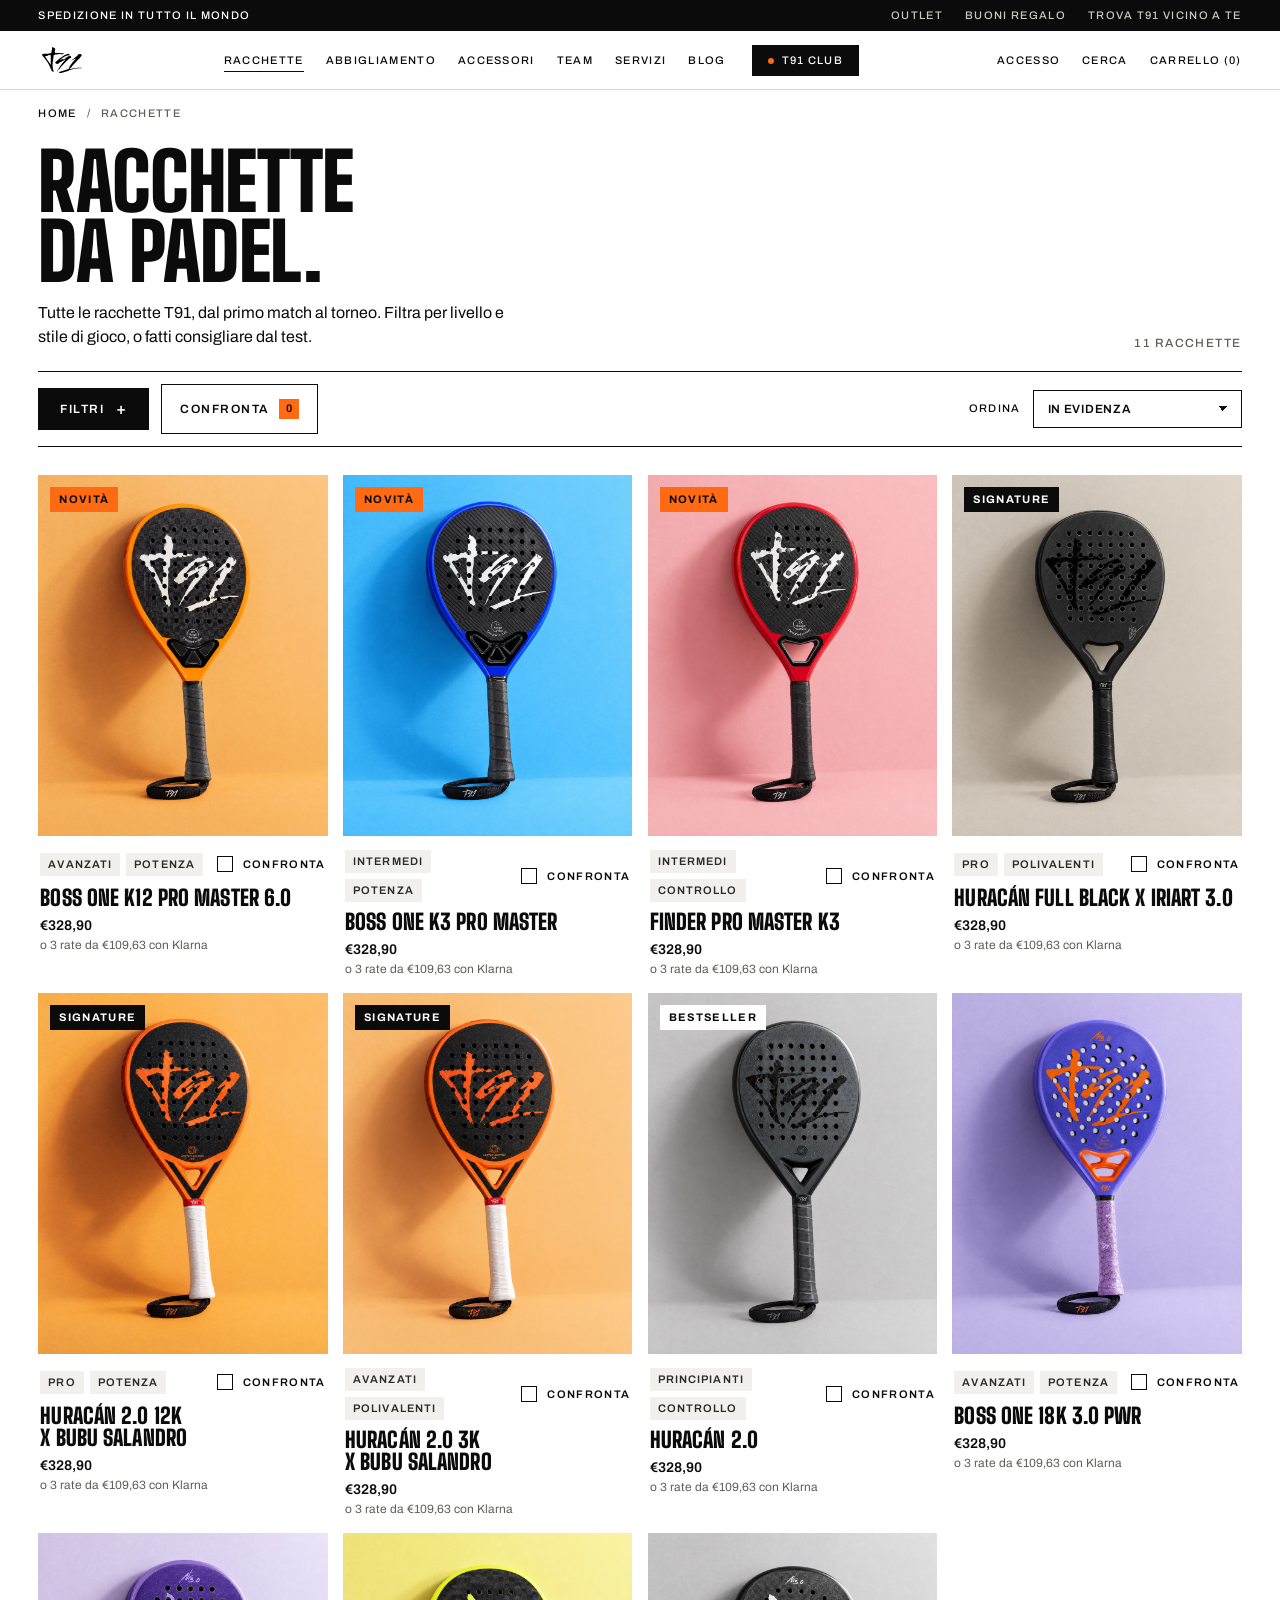
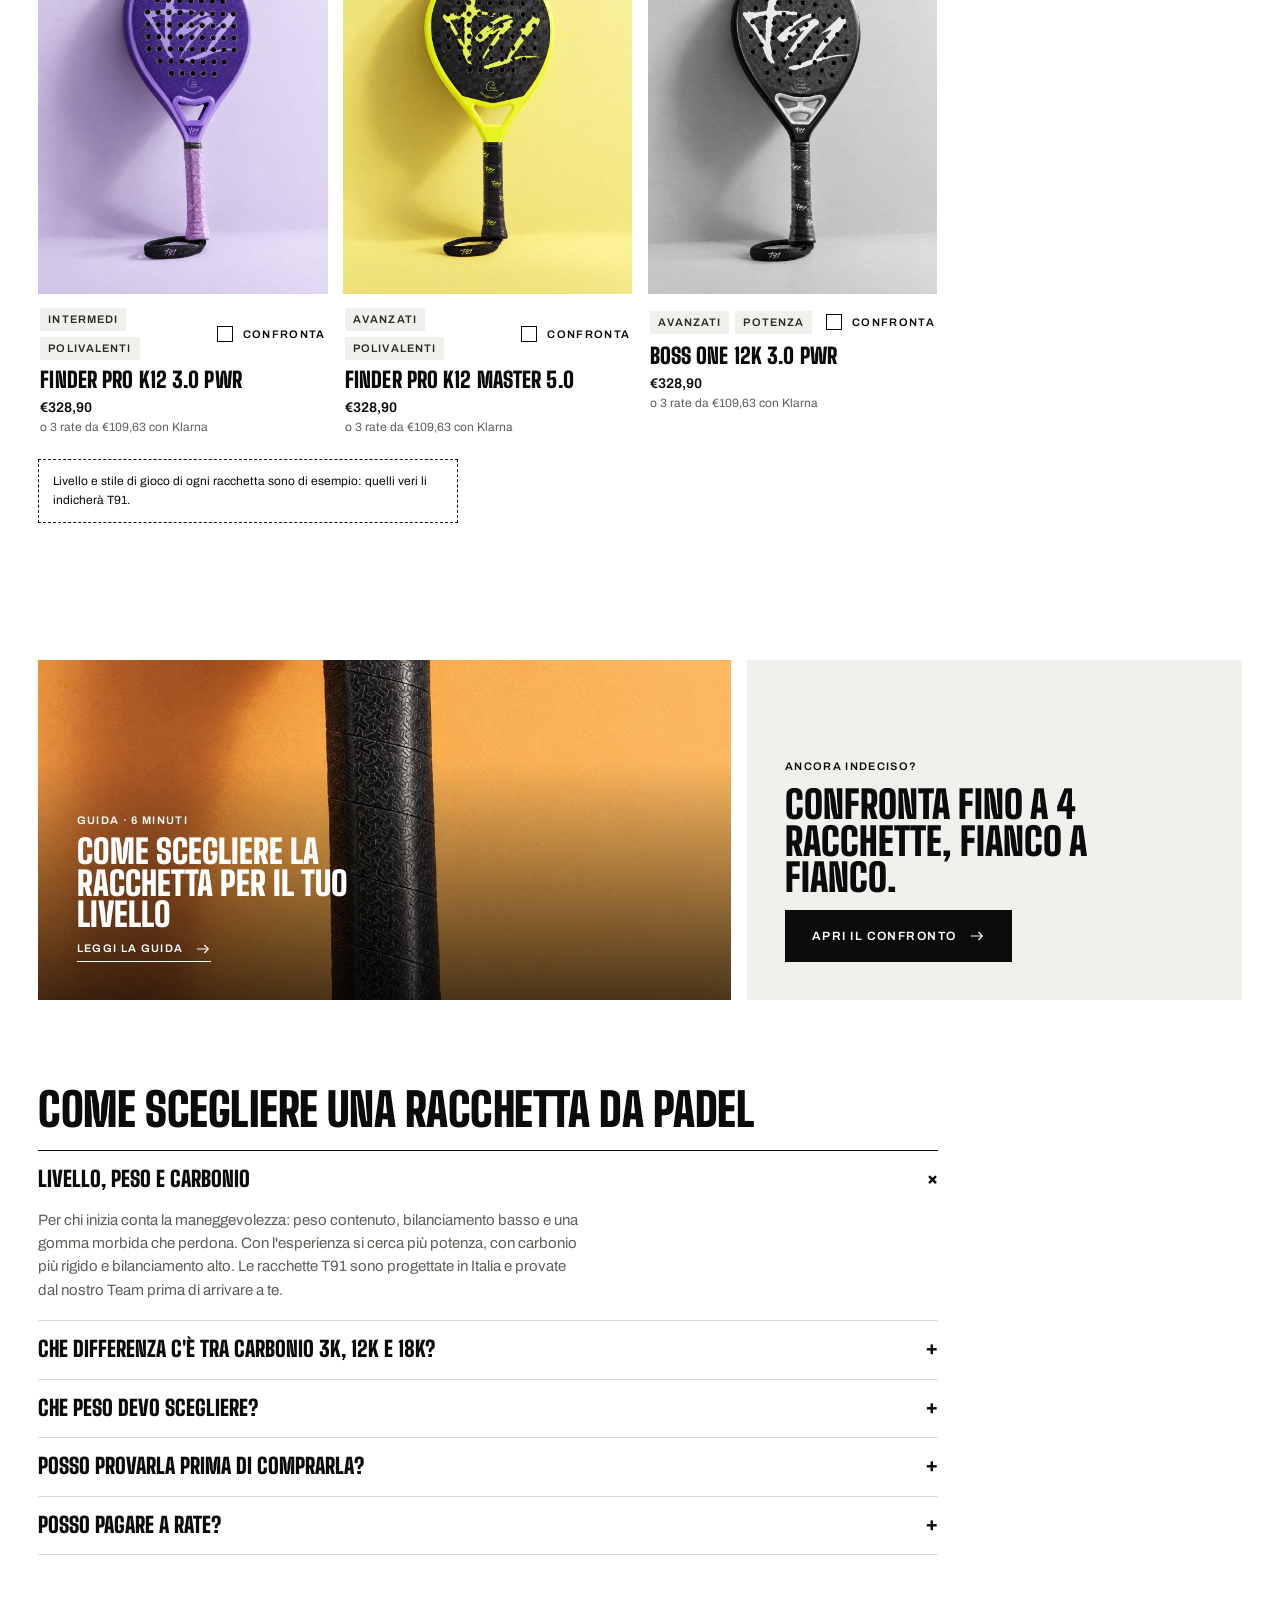
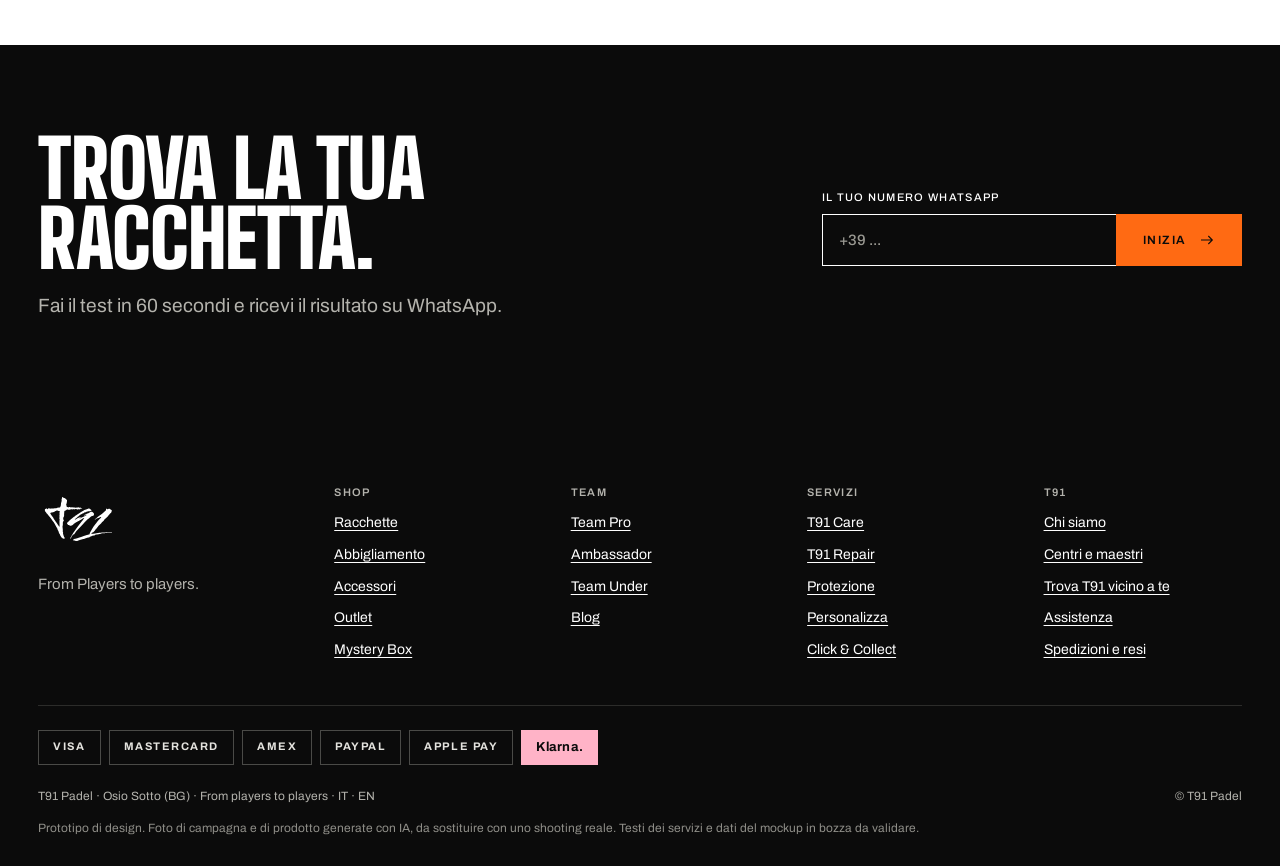
<file: racchette.html>
<!doctype html>
<html lang="it">
<head>
<meta charset="utf-8">
<meta name="viewport" content="width=device-width,initial-scale=1">
<title>Racchette | T91 Padel</title>
<meta name="description" content="Tutte le racchette da padel T91, dal primo match al torneo. Filtra per livello e stile di gioco, confronta fino a 4 racchette o fatti consigliare dal test.">
<link rel="preconnect" href="https://fonts.googleapis.com">
<link rel="preconnect" href="https://fonts.gstatic.com" crossorigin>
<link href="https://fonts.googleapis.com/css2?family=Archivo:wght@400;500;600;700&family=Big+Shoulders+Display:wght@700;900&display=swap" rel="stylesheet">
<link rel="stylesheet" href="css/t91.css?v=202610210905">
</head>
<body>
<a class="skip" href="#main">Vai ai contenuti</a>
<div class="strip"><span>Spedizione in tutto il mondo</span><span class="su"><a href="#">Outlet</a><a href="#">Buoni regalo</a><a href="index.html#centri">Trova T91 vicino a te</a></span></div>
<header class="top"><div class="wrap">
<a class="logo" href="index.html" aria-label="T91 Padel, home"><img src="assets/ext/Logo_T91_Nero.svg" alt="T91" width="64" height="51"></a>
<nav class="main" aria-label="Principale">
<a href="racchette.html" aria-current="page">Racchette</a>
<a href="#">Abbigliamento</a>
<a href="#">Accessori</a>
<a href="#">Team</a>
<a href="servizi.html">Servizi</a>
<a href="blog.html">Blog</a>
<a class="club-btn" href="#">T91 Club</a>
</nav>
<details class="mnav"><summary aria-label="Menu"><svg viewBox="0 0 24 24" fill="none" stroke="currentColor" stroke-width="1.8" aria-hidden="true"><path d="M3 7h18M3 12h18M3 17h18"/></svg></summary><div class="mpanel"><a href="racchette.html" aria-current="page">Racchette</a><a href="#">Abbigliamento</a><a href="#">Accessori</a><a href="#">Team</a><a href="servizi.html">Servizi</a><a href="garanzie.html">Garanzie</a><a href="blog.html">Blog</a><a href="index.html#centri">Trova T91</a><a class="club-btn mclub" href="#">T91 Club</a></div></details>
<div class="hdr-r"><a href="#">Accesso</a><a href="#">Cerca</a><a href="#">Carrello (0)</a></div>
</div></header>
<main id="main">

<div class="wrap">
<nav class="crumb" aria-label="Percorso"><a href="index.html">Home</a><span aria-hidden="true">/</span><span aria-current="page" id="crumb">Racchette</span></nav>
<div class="plp-h">
<div class="plp-t"><h1 class="d d-l" id="rt">Racchette da padel.</h1><p class="lede" id="rd">Tutte le racchette T91, dal primo match al torneo. Filtra per livello e stile di gioco, o fatti consigliare dal test.</p></div>
<p class="plp-c" id="count" aria-live="polite">11 racchette</p>
</div>
<div class="plp-bar">
<button class="fbtn" type="button" id="fbtn" aria-expanded="false" aria-controls="filters">Filtri</button>
<button class="cbtn" type="button" id="cbtn">Confronta <span class="cn" id="cn">0</span></button>
<div class="chips" id="chips" aria-label="Filtri attivi"></div>
<label class="sort" for="sort"><span>Ordina</span>
<select id="sort"><option value="i">In evidenza</option><option value="new">Novit&agrave;</option><option value="pa">Prezzo crescente</option><option value="pd">Prezzo decrescente</option></select></label>
</div>
<div class="plp">
<form class="filters" id="filters" aria-label="Filtri"><fieldset class="fg"><legend>Livello</legend><label class="chk" for="f-lv-principianti"><input type="checkbox" id="f-lv-principianti" data-k="lv" data-slug="principianti" value="Principianti"><span class="box" aria-hidden="true"></span><span class="lab">Principianti</span><span class="n">1</span></label><label class="chk" for="f-lv-intermedi"><input type="checkbox" id="f-lv-intermedi" data-k="lv" data-slug="intermedi" value="Intermedi"><span class="box" aria-hidden="true"></span><span class="lab">Intermedi</span><span class="n">3</span></label><label class="chk" for="f-lv-avanzati"><input type="checkbox" id="f-lv-avanzati" data-k="lv" data-slug="avanzati" value="Avanzati"><span class="box" aria-hidden="true"></span><span class="lab">Avanzati</span><span class="n">5</span></label><label class="chk" for="f-lv-pro"><input type="checkbox" id="f-lv-pro" data-k="lv" data-slug="pro" value="Pro"><span class="box" aria-hidden="true"></span><span class="lab">Pro</span><span class="n">2</span></label></fieldset><fieldset class="fg"><legend>Stile di gioco</legend><label class="chk" for="f-st-potenza"><input type="checkbox" id="f-st-potenza" data-k="st" data-slug="potenza" value="Potenza"><span class="box" aria-hidden="true"></span><span class="lab">Potenza</span><span class="n">5</span></label><label class="chk" for="f-st-controllo"><input type="checkbox" id="f-st-controllo" data-k="st" data-slug="controllo" value="Controllo"><span class="box" aria-hidden="true"></span><span class="lab">Controllo</span><span class="n">2</span></label><label class="chk" for="f-st-polivalenti"><input type="checkbox" id="f-st-polivalenti" data-k="st" data-slug="polivalenti" value="Polivalenti"><span class="box" aria-hidden="true"></span><span class="lab">Polivalenti</span><span class="n">4</span></label></fieldset><fieldset class="fg"><legend>Collezione</legend><label class="chk" for="f-co-holo"><input type="checkbox" id="f-co-holo" data-k="co" data-slug="holo" value="Holo"><span class="box" aria-hidden="true"></span><span class="lab">Holo</span><span class="n">3</span></label><label class="chk" for="f-co-signature-pro"><input type="checkbox" id="f-co-signature-pro" data-k="co" data-slug="signature" value="Signature Pro"><span class="box" aria-hidden="true"></span><span class="lab">Signature Pro</span><span class="n">5</span></label></fieldset><fieldset class="fg"><legend>Linea</legend><label class="chk" for="f-li-boss-one"><input type="checkbox" id="f-li-boss-one" data-k="li" data-slug="" value="Boss One"><span class="box" aria-hidden="true"></span><span class="lab">Boss One</span><span class="n">4</span></label><label class="chk" for="f-li-finder-pro"><input type="checkbox" id="f-li-finder-pro" data-k="li" data-slug="" value="Finder Pro"><span class="box" aria-hidden="true"></span><span class="lab">Finder Pro</span><span class="n">3</span></label><label class="chk" for="f-li-huracan"><input type="checkbox" id="f-li-huracan" data-k="li" data-slug="" value="Hurac&aacute;n"><span class="box" aria-hidden="true"></span><span class="lab">Hurac&aacute;n</span><span class="n">4</span></label></fieldset><fieldset class="fg"><legend>Carbonio</legend><label class="chk" for="f-k-3k"><input type="checkbox" id="f-k-3k" data-k="k" data-slug="" value="3K"><span class="box" aria-hidden="true"></span><span class="lab">3K</span><span class="n">3</span></label><label class="chk" for="f-k-12k"><input type="checkbox" id="f-k-12k" data-k="k" data-slug="" value="12K"><span class="box" aria-hidden="true"></span><span class="lab">12K</span><span class="n">5</span></label><label class="chk" for="f-k-18k"><input type="checkbox" id="f-k-18k" data-k="k" data-slug="" value="18K"><span class="box" aria-hidden="true"></span><span class="lab">18K</span><span class="n">1</span></label></fieldset><button class="reset" type="button" id="reset">Rimuovi filtri</button></form>
<ul class="pgrid" id="pgrid">
<li class="pc" data-name="boss one k12 pro master 6.0" data-lv="Avanzati" data-st="Potenza" data-co="Holo" data-li="Boss One" data-k="12K" data-w="356-365 g" data-new="1" data-price="328.9" data-i="0" data-img="assets/racchette/boss-one-k12-pro-master.jpg" data-slug="boss-one-k12-pro-master"><div class="pc-ph"><span class="new">Novit&agrave;</span><a class="pc-img" href="prodotto-boss-one-k12.html" tabindex="-1" aria-hidden="true"><img src="assets/racchette/boss-one-k12-pro-master.jpg" alt="" loading="eager"></a></div><div class="pc-top"><p class="pc-tg"><span>Avanzati</span><span>Potenza</span></p><button class="cmp" type="button" aria-pressed="false" aria-label="Confronta Boss One K12 Pro Master 6.0"><i aria-hidden="true"></i>Confronta</button></div><a class="pc-m" href="prodotto-boss-one-k12.html"><h2>Boss One K12 Pro Master 6.0</h2><p class="pc-p">&euro;328,90<small>o 3 rate da &euro;109,63 con Klarna</small></p></a></li><li class="pc" data-name="boss one k3 pro master" data-lv="Intermedi" data-st="Potenza" data-co="Holo" data-li="Boss One" data-k="3K" data-w="356-365 g" data-new="1" data-price="328.9" data-i="1" data-img="assets/racchette/boss-one-k3-pro-master.jpg" data-slug="boss-one-k3-pro-master"><div class="pc-ph"><span class="new">Novit&agrave;</span><a class="pc-img" href="https://t91padel.com/products/boss-one-k3-pro-master" target="_blank" rel="noopener" tabindex="-1" aria-hidden="true"><img src="assets/racchette/boss-one-k3-pro-master.jpg" alt="" loading="eager"></a></div><div class="pc-top"><p class="pc-tg"><span>Intermedi</span><span>Potenza</span></p><button class="cmp" type="button" aria-pressed="false" aria-label="Confronta Boss One K3 Pro Master"><i aria-hidden="true"></i>Confronta</button></div><a class="pc-m" href="https://t91padel.com/products/boss-one-k3-pro-master" target="_blank" rel="noopener"><h2>Boss One K3 Pro Master</h2><p class="pc-p">&euro;328,90<small>o 3 rate da &euro;109,63 con Klarna</small></p></a></li><li class="pc" data-name="finder pro master k3" data-lv="Intermedi" data-st="Controllo" data-co="Holo" data-li="Finder Pro" data-k="3K" data-w="348-355 g" data-new="1" data-price="328.9" data-i="2" data-img="assets/racchette/finder-pro-master-k3.jpg" data-slug="finder-pro-master-k3"><div class="pc-ph"><span class="new">Novit&agrave;</span><a class="pc-img" href="https://t91padel.com/products/finder-pro-master-k3" target="_blank" rel="noopener" tabindex="-1" aria-hidden="true"><img src="assets/racchette/finder-pro-master-k3.jpg" alt="" loading="eager"></a></div><div class="pc-top"><p class="pc-tg"><span>Intermedi</span><span>Controllo</span></p><button class="cmp" type="button" aria-pressed="false" aria-label="Confronta Finder Pro Master K3"><i aria-hidden="true"></i>Confronta</button></div><a class="pc-m" href="https://t91padel.com/products/finder-pro-master-k3" target="_blank" rel="noopener"><h2>Finder Pro Master K3</h2><p class="pc-p">&euro;328,90<small>o 3 rate da &euro;109,63 con Klarna</small></p></a></li><li class="pc" data-name="huracan full black x iriart 3.0" data-lv="Pro" data-st="Polivalenti" data-co="Signature Pro" data-li="Hurac&aacute;n" data-k="Carbonio" data-w="&mdash;" data-new="0" data-price="328.9" data-i="3" data-img="assets/racchette/huracan-power-full-black-iriart.jpg" data-slug="huracan-power-full-black-iriart"><div class="pc-ph"><span class="new k">Signature</span><a class="pc-img" href="https://t91padel.com/products/huracan-power-full-black-x-emiliano-iriart-3-0" target="_blank" rel="noopener" tabindex="-1" aria-hidden="true"><img src="assets/racchette/huracan-power-full-black-iriart.jpg" alt="" loading="eager"></a></div><div class="pc-top"><p class="pc-tg"><span>Pro</span><span>Polivalenti</span></p><button class="cmp" type="button" aria-pressed="false" aria-label="Confronta Huracan Full Black x Iriart 3.0"><i aria-hidden="true"></i>Confronta</button></div><a class="pc-m" href="https://t91padel.com/products/huracan-power-full-black-x-emiliano-iriart-3-0" target="_blank" rel="noopener"><h2>Hurac&aacute;n Full Black x Iriart 3.0</h2><p class="pc-p">&euro;328,90<small>o 3 rate da &euro;109,63 con Klarna</small></p></a></li><li class="pc" data-name="huracan 2.0 12k x bubu salandro" data-lv="Pro" data-st="Potenza" data-co="Signature Pro" data-li="Hurac&aacute;n" data-k="12K" data-w="346-360 g" data-new="0" data-price="328.9" data-i="4" data-img="assets/racchette/huracan-12k-bubu.jpg" data-slug="huracan-12k-bubu"><div class="pc-ph"><span class="new k">Signature</span><a class="pc-img" href="https://t91padel.com/products/huracan-2-0-12k-x-bubu-salandro" target="_blank" rel="noopener" tabindex="-1" aria-hidden="true"><img src="assets/racchette/huracan-12k-bubu.jpg" alt="" loading="lazy"></a></div><div class="pc-top"><p class="pc-tg"><span>Pro</span><span>Potenza</span></p><button class="cmp" type="button" aria-pressed="false" aria-label="Confronta Huracan 2.0 12K x Bubu Salandro"><i aria-hidden="true"></i>Confronta</button></div><a class="pc-m" href="https://t91padel.com/products/huracan-2-0-12k-x-bubu-salandro" target="_blank" rel="noopener"><h2>Hurac&aacute;n 2.0 12K x Bubu Salandro</h2><p class="pc-p">&euro;328,90<small>o 3 rate da &euro;109,63 con Klarna</small></p></a></li><li class="pc" data-name="huracan 2.0 3k x bubu salandro" data-lv="Avanzati" data-st="Polivalenti" data-co="Signature Pro" data-li="Hurac&aacute;n" data-k="3K" data-w="346-360 g" data-new="0" data-price="328.9" data-i="5" data-img="assets/racchette/huracan-3k-bubu.jpg" data-slug="huracan-3k-bubu"><div class="pc-ph"><span class="new k">Signature</span><a class="pc-img" href="https://t91padel.com/products/huracan-2-0-x-bubu-salandro" target="_blank" rel="noopener" tabindex="-1" aria-hidden="true"><img src="assets/racchette/huracan-3k-bubu.jpg" alt="" loading="lazy"></a></div><div class="pc-top"><p class="pc-tg"><span>Avanzati</span><span>Polivalenti</span></p><button class="cmp" type="button" aria-pressed="false" aria-label="Confronta Huracan 2.0 3K x Bubu Salandro"><i aria-hidden="true"></i>Confronta</button></div><a class="pc-m" href="https://t91padel.com/products/huracan-2-0-x-bubu-salandro" target="_blank" rel="noopener"><h2>Hurac&aacute;n 2.0 3K x Bubu Salandro</h2><p class="pc-p">&euro;328,90<small>o 3 rate da &euro;109,63 con Klarna</small></p></a></li><li class="pc" data-name="huracan 2.0" data-lv="Principianti" data-st="Controllo" data-co="" data-li="Hurac&aacute;n" data-k="Carbonio" data-w="&mdash;" data-new="0" data-price="328.9" data-i="6" data-img="assets/racchette/huracan-2-0.jpg" data-slug="huracan-2-0"><div class="pc-ph"><span class="new w">Bestseller</span><a class="pc-img" href="https://t91padel.com/products/huracan-2-0" target="_blank" rel="noopener" tabindex="-1" aria-hidden="true"><img src="assets/racchette/huracan-2-0.jpg" alt="" loading="lazy"></a></div><div class="pc-top"><p class="pc-tg"><span>Principianti</span><span>Controllo</span></p><button class="cmp" type="button" aria-pressed="false" aria-label="Confronta Huracan 2.0"><i aria-hidden="true"></i>Confronta</button></div><a class="pc-m" href="https://t91padel.com/products/huracan-2-0" target="_blank" rel="noopener"><h2>Hurac&aacute;n 2.0</h2><p class="pc-p">&euro;328,90<small>o 3 rate da &euro;109,63 con Klarna</small></p></a></li><li class="pc" data-name="boss one 18k 3.0 pwr" data-lv="Avanzati" data-st="Potenza" data-co="" data-li="Boss One" data-k="18K" data-w="&mdash;" data-new="0" data-price="328.9" data-i="7" data-img="assets/racchette/boss-one-18k-pwr.jpg" data-slug="boss-one-18k-pwr"><div class="pc-ph"><a class="pc-img" href="https://t91padel.com/products/boss-one-18k-3-0-pwr" target="_blank" rel="noopener" tabindex="-1" aria-hidden="true"><img src="assets/racchette/boss-one-18k-pwr.jpg" alt="" loading="lazy"></a></div><div class="pc-top"><p class="pc-tg"><span>Avanzati</span><span>Potenza</span></p><button class="cmp" type="button" aria-pressed="false" aria-label="Confronta Boss One 18K 3.0 PWR"><i aria-hidden="true"></i>Confronta</button></div><a class="pc-m" href="https://t91padel.com/products/boss-one-18k-3-0-pwr" target="_blank" rel="noopener"><h2>Boss One 18K 3.0 PWR</h2><p class="pc-p">&euro;328,90<small>o 3 rate da &euro;109,63 con Klarna</small></p></a></li><li class="pc" data-name="finder pro k12 3.0 pwr" data-lv="Intermedi" data-st="Polivalenti" data-co="Signature Pro" data-li="Finder Pro" data-k="12K" data-w="&mdash;" data-new="0" data-price="328.9" data-i="8" data-img="assets/racchette/finder-pro-k12-pwr.jpg" data-slug="finder-pro-k12-pwr"><div class="pc-ph"><a class="pc-img" href="https://t91padel.com/products/finder-pro-k12-3-0-pwr" target="_blank" rel="noopener" tabindex="-1" aria-hidden="true"><img src="assets/racchette/finder-pro-k12-pwr.jpg" alt="" loading="lazy"></a></div><div class="pc-top"><p class="pc-tg"><span>Intermedi</span><span>Polivalenti</span></p><button class="cmp" type="button" aria-pressed="false" aria-label="Confronta Finder Pro K12 3.0 PWR"><i aria-hidden="true"></i>Confronta</button></div><a class="pc-m" href="https://t91padel.com/products/finder-pro-k12-3-0-pwr" target="_blank" rel="noopener"><h2>Finder Pro K12 3.0 PWR</h2><p class="pc-p">&euro;328,90<small>o 3 rate da &euro;109,63 con Klarna</small></p></a></li><li class="pc" data-name="finder pro k12 master 5.0" data-lv="Avanzati" data-st="Polivalenti" data-co="" data-li="Finder Pro" data-k="12K" data-w="&mdash;" data-new="0" data-price="328.9" data-i="9" data-img="assets/racchette/finder-pro-k12-master.jpg" data-slug="finder-pro-k12-master"><div class="pc-ph"><a class="pc-img" href="https://t91padel.com/products/finder-pro-k12-master-5-0" target="_blank" rel="noopener" tabindex="-1" aria-hidden="true"><img src="assets/racchette/finder-pro-k12-master.jpg" alt="" loading="lazy"></a></div><div class="pc-top"><p class="pc-tg"><span>Avanzati</span><span>Polivalenti</span></p><button class="cmp" type="button" aria-pressed="false" aria-label="Confronta Finder Pro K12 Master 5.0"><i aria-hidden="true"></i>Confronta</button></div><a class="pc-m" href="https://t91padel.com/products/finder-pro-k12-master-5-0" target="_blank" rel="noopener"><h2>Finder Pro K12 Master 5.0</h2><p class="pc-p">&euro;328,90<small>o 3 rate da &euro;109,63 con Klarna</small></p></a></li><li class="pc" data-name="boss one 12k 3.0 pwr" data-lv="Avanzati" data-st="Potenza" data-co="Signature Pro" data-li="Boss One" data-k="12K" data-w="&mdash;" data-new="0" data-price="328.9" data-i="10" data-img="assets/racchette/boss-one-12k-pwr.jpg" data-slug="boss-one-12k-pwr"><div class="pc-ph"><a class="pc-img" href="https://t91padel.com/products/boss-one-12k-3-0-x-nick-remedi" target="_blank" rel="noopener" tabindex="-1" aria-hidden="true"><img src="assets/racchette/boss-one-12k-pwr.jpg" alt="" loading="lazy"></a></div><div class="pc-top"><p class="pc-tg"><span>Avanzati</span><span>Potenza</span></p><button class="cmp" type="button" aria-pressed="false" aria-label="Confronta Boss One 12K 3.0 PWR"><i aria-hidden="true"></i>Confronta</button></div><a class="pc-m" href="https://t91padel.com/products/boss-one-12k-3-0-x-nick-remedi" target="_blank" rel="noopener"><h2>Boss One 12K 3.0 PWR</h2><p class="pc-p">&euro;328,90<small>o 3 rate da &euro;109,63 con Klarna</small></p></a></li>
</ul>
<p class="plp-e" id="empty" hidden>Nessuna racchetta con questi filtri. <button class="reset inl" type="button" id="reset2">Rimuovi filtri</button></p>
<p class="note">Livello e stile di gioco di ogni racchetta sono di esempio: quelli veri li indicher&agrave; T91.</p>
</div>

<section class="ban" aria-label="Guide e confronto">
<a class="ban-g" href="#"><img src="assets/prodotto/g6-impugnatura.jpg" alt="" loading="lazy"><span><small>Guida &middot; 6 minuti</small><b>Come scegliere la racchetta per il tuo livello</b><u>Leggi la guida <svg viewBox="0 0 24 24" fill="none" stroke="currentColor" stroke-width="1.6" aria-hidden="true"><path d="M3 12h17M14 6l6 6-6 6"/></svg></u></span></a>
<div class="ban-c"><small>Ancora indeciso?</small><b>Confronta fino a 4 racchette, fianco a fianco.</b><button type="button" class="btn ink" id="ocmp">Apri il confronto <svg viewBox="0 0 24 24" fill="none" stroke="currentColor" stroke-width="1.6" aria-hidden="true"><path d="M3 12h17M14 6l6 6-6 6"/></svg></button></div>
</section>

<section class="seo" aria-labelledby="seo-h">
<h2 id="seo-h" class="d d-m">Come scegliere una racchetta da padel</h2>
<div class="acc">
<details open><summary>Livello, peso e carbonio</summary><p>Per chi inizia conta la maneggevolezza: peso contenuto, bilanciamento basso e una gomma morbida che perdona. Con l'esperienza si cerca pi&ugrave; potenza, con carbonio pi&ugrave; rigido e bilanciamento alto. Le racchette T91 sono progettate in Italia e provate dal nostro Team prima di arrivare a te.</p></details>
<details><summary>Che differenza c'&egrave; tra carbonio 3K, 12K e 18K?</summary><p>Pi&ugrave; &egrave; alto il numero, pi&ugrave; il telaio &egrave; rigido: la palla esce pi&ugrave; veloce ma serve pi&ugrave; tecnica. Il 3K &egrave; pi&ugrave; morbido e confortevole.</p></details><details><summary>Che peso devo scegliere?</summary><p>Tra 345 e 360 g va bene per la maggior parte dei giocatori. Su molte racchette puoi scegliere il grammo esatto a +&euro;10.</p></details><details><summary>Posso provarla prima di comprarla?</summary><p>S&igrave;, nei centri partner T91 e a Osio Sotto. E hai comunque 30 giorni per il reso gratuito.</p></details><details><summary>Posso pagare a rate?</summary><p>S&igrave;, con Klarna in 3 rate senza interessi.</p></details>
</div>
</section>
</div>

<section class="dark quiz" id="test" aria-labelledby="qz-h">
<div class="wrap quizin">
<div><h2 id="qz-h" class="d d-l">Trova la tua racchetta.</h2><p class="lede mut">Fai il test in 60 secondi e ricevi il risultato su WhatsApp.</p></div>
<form class="qf" id="qf"><label for="wa" class="cap">Il tuo numero WhatsApp</label><div class="qr"><input id="wa" type="tel" inputmode="tel" autocomplete="tel" placeholder="+39 ..."><button class="btn solid" type="submit">Inizia <svg viewBox="0 0 24 24" fill="none" stroke="currentColor" stroke-width="1.6" aria-hidden="true"><path d="M3 12h17M14 6l6 6-6 6"/></svg></button></div></form>
</div>
</section>

<div class="ctray" id="ctray" role="region" aria-label="Confronto" hidden>
<div class="ctray-th" id="cth"></div>
<span class="ctray-tx" id="ctx"></span>
<button type="button" class="btn solid" id="cgo">Confronta</button>
<button type="button" class="cx" id="cclear" aria-label="Svuota il confronto">&times;</button>
</div>

<dialog class="cdlg" id="cdlg" aria-labelledby="cd-h">
<div class="cdlg-h"><h2 id="cd-h" class="d d-m">Confronta le racchette</h2><button type="button" class="cx" id="cdc" aria-label="Chiudi">&times;</button></div>
<div class="cdlg-b" id="cdb"></div>
</dialog>
<div class="toast" id="toast" role="status" aria-live="polite" hidden></div>
</main>
<footer>
<div class="cols">
<div class="fb"><a class="logo" href="index.html" aria-label="T91 Padel, home"><img class="inv" src="assets/ext/Logo_T91_Nero.svg" alt="T91" width="96" height="76"></a><p>From Players to players.</p></div>
<div><h3>Shop</h3><ul><li><a href="racchette.html">Racchette</a></li><li><a href="#">Abbigliamento</a></li><li><a href="#">Accessori</a></li><li><a href="#">Outlet</a></li><li><a href="#">Mystery Box</a></li></ul></div>
<div><h3>Team</h3><ul><li><a href="#">Team Pro</a></li><li><a href="#">Ambassador</a></li><li><a href="#">Team Under</a></li><li><a href="blog.html">Blog</a></li></ul></div>
<div><h3>Servizi</h3><ul><li><a href="servizi.html#care">T91 Care</a></li><li><a href="servizi.html#care">T91 Repair</a></li><li><a href="garanzie.html">Protezione</a></li><li><a href="servizi.html#personalizzazione">Personalizza</a></li><li><a href="servizi.html#click-collect">Click &amp; Collect</a></li></ul></div>
<div><h3>T91</h3><ul><li><a href="#">Chi siamo</a></li><li><a href="index.html#centri">Centri e maestri</a></li><li><a href="index.html#centri">Trova T91 vicino a te</a></li><li><a href="#">Assistenza</a></li><li><a href="#">Spedizioni e resi</a></li></ul></div>
</div>
<ul class="pay" aria-label="Metodi di pagamento"><li>VISA</li><li>MASTERCARD</li><li>AMEX</li><li>PAYPAL</li><li>APPLE PAY</li><li>Klarna.</li></ul>
<div class="base"><span>T91 Padel &middot; Osio Sotto (BG) &middot; From players to players &middot; IT &middot; EN</span><span>&copy; T91 Padel</span></div>
<p class="proto">Prototipo di design. Foto di campagna e di prodotto generate con IA, da sostituire con uno shooting reale. Testi dei servizi e dati del mockup in bozza da validare.</p>
</footer>
<script src="js/t91.js?v=202610210905"></script>
<script src="js/centri.js?v=202610210905" defer></script>
<script src="js/plp.js?v=202610210905"></script>
</body>
</html>
</file>
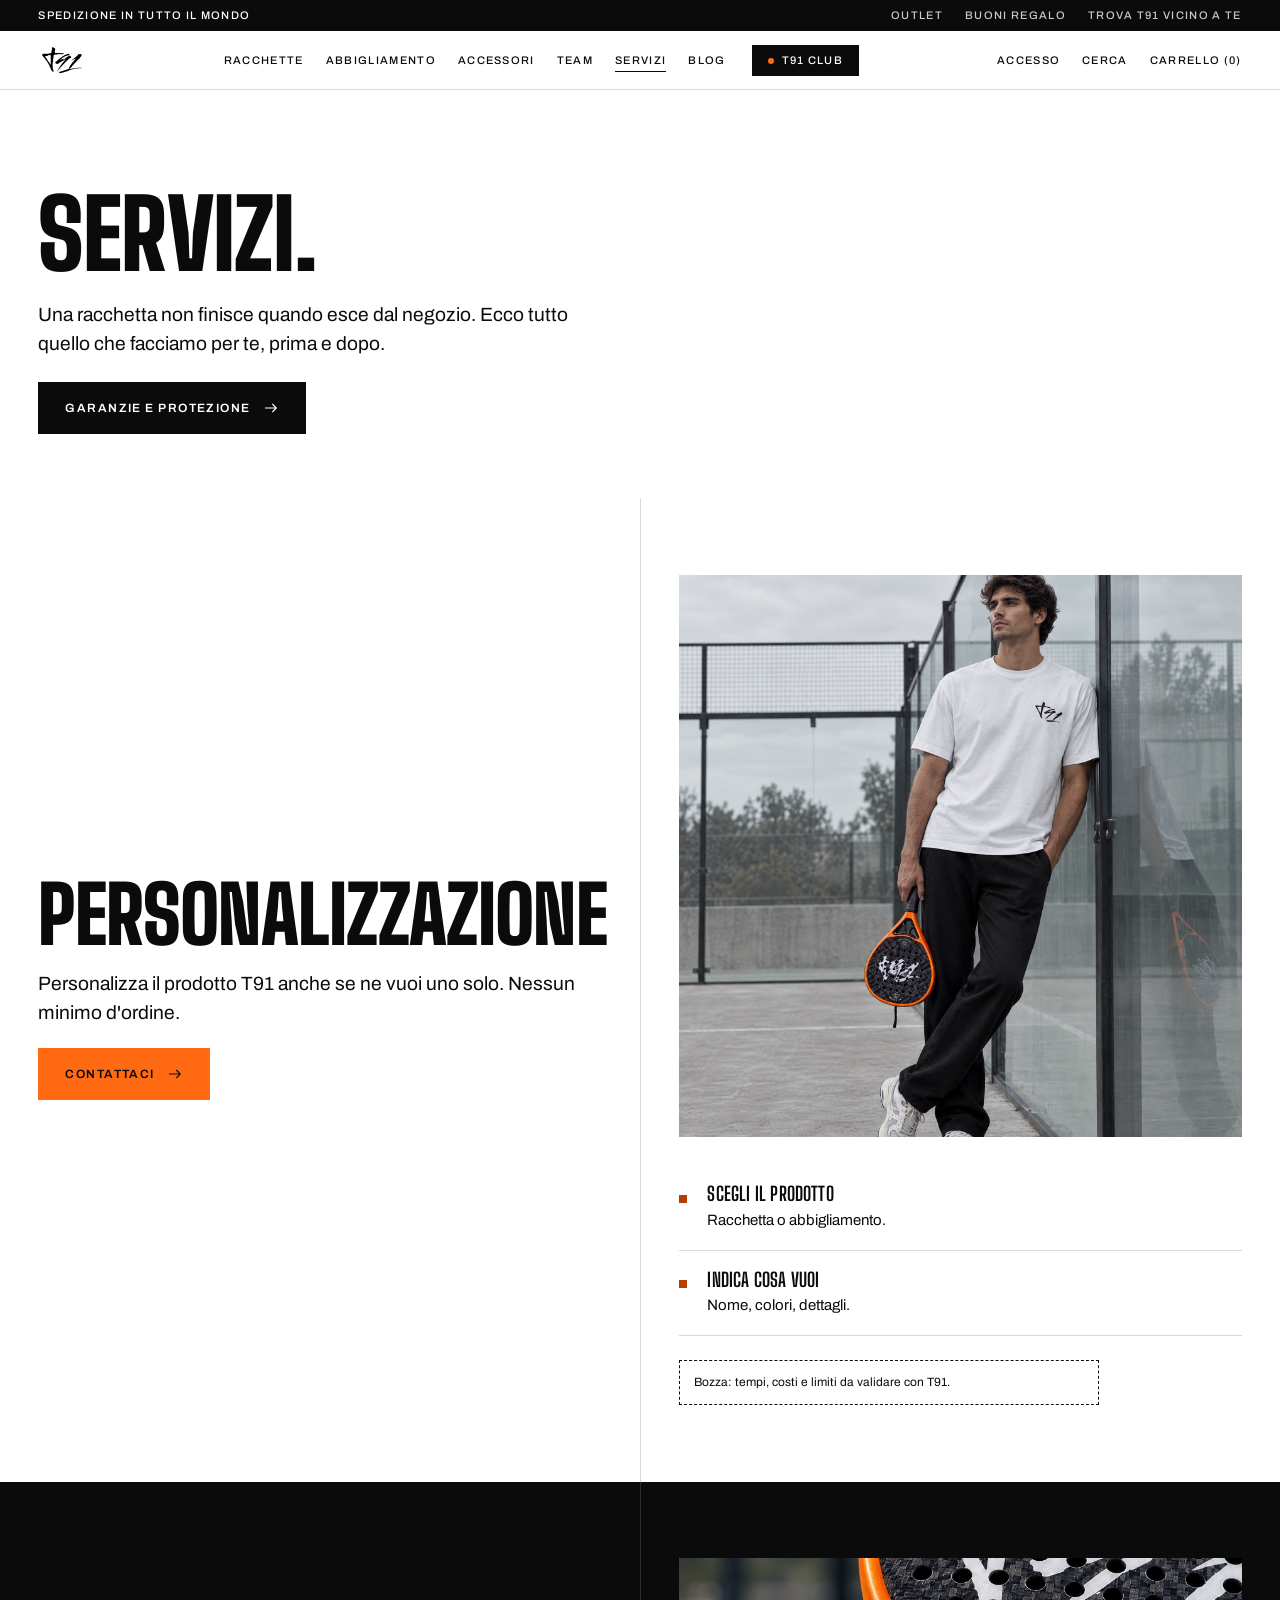
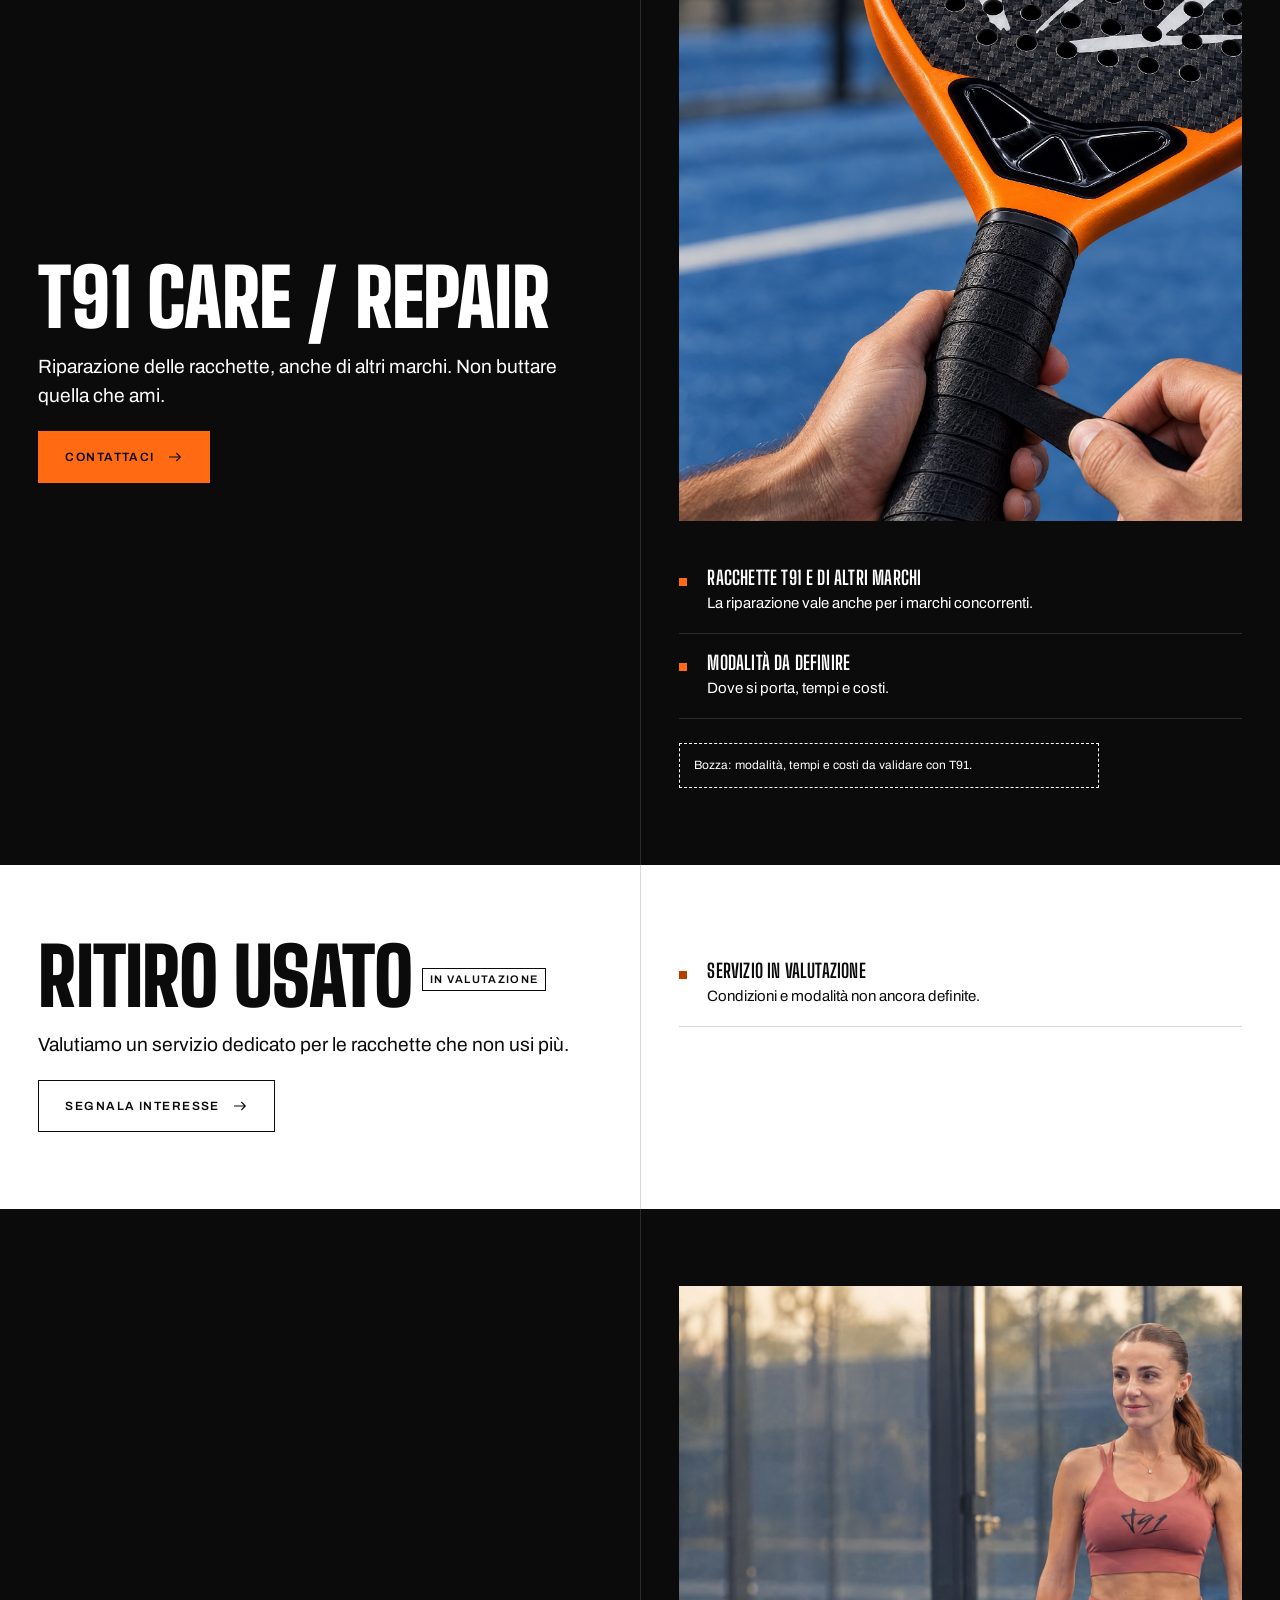
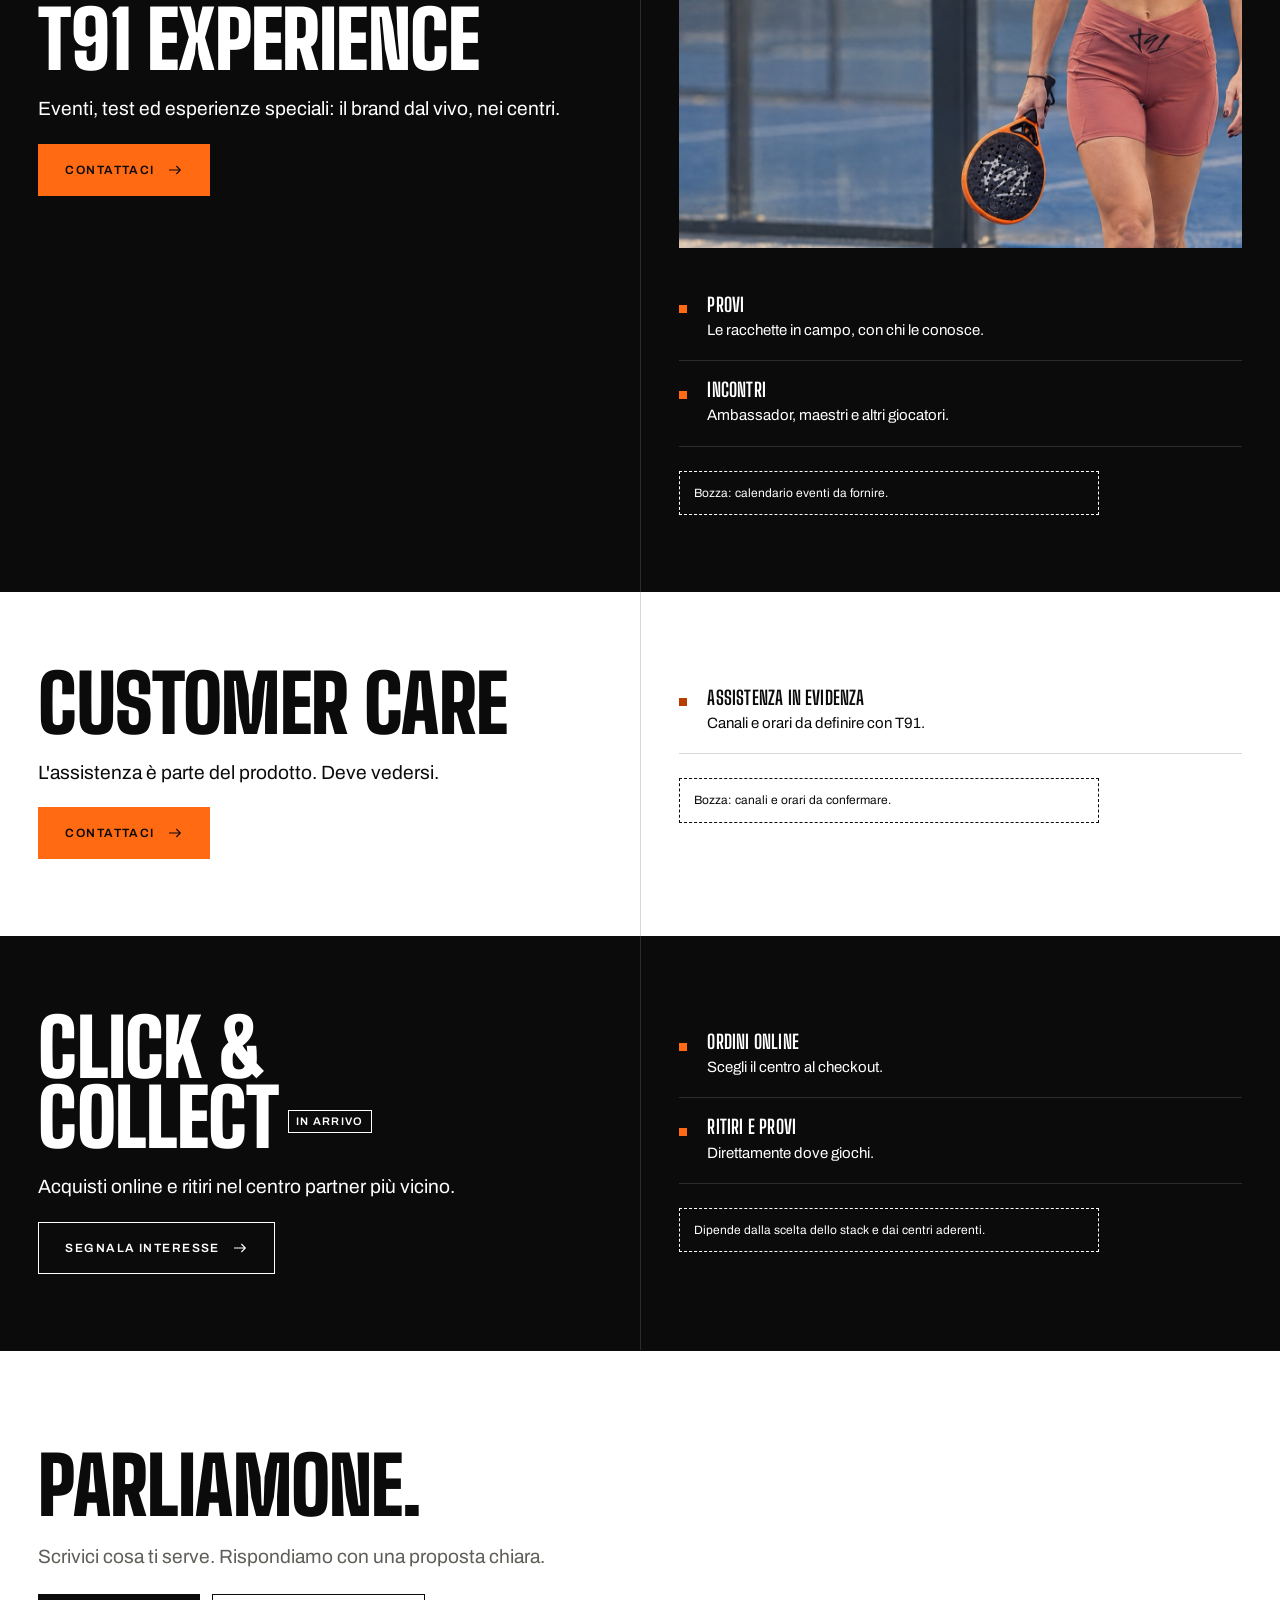
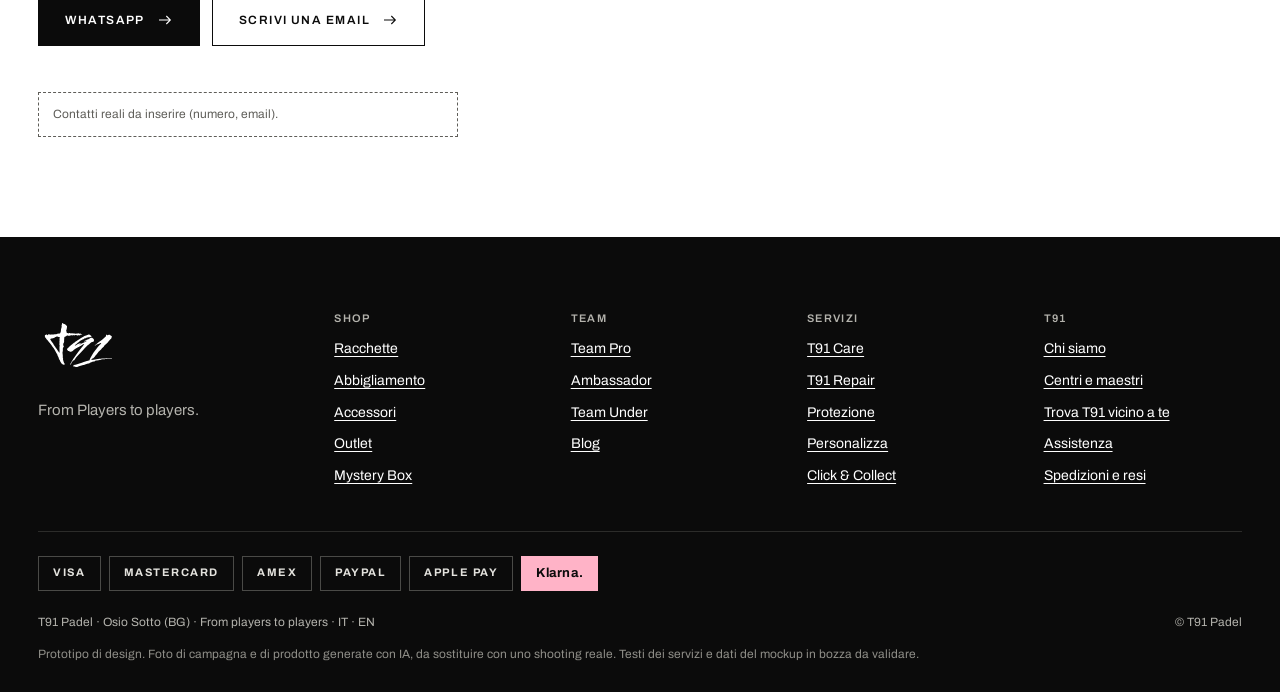
<file: servizi.html>
<!doctype html>
<html lang="it">
<head>
<meta charset="utf-8">
<meta name="viewport" content="width=device-width,initial-scale=1">
<title>Servizi | T91 Padel</title>
<meta name="description" content="Personalizzazione, riparazione, ritiro usato, esperienze, assistenza, Click & Collect e garanzie T91.">
<link rel="preconnect" href="https://fonts.googleapis.com">
<link rel="preconnect" href="https://fonts.gstatic.com" crossorigin>
<link href="https://fonts.googleapis.com/css2?family=Archivo:wght@400;500;600;700&family=Big+Shoulders+Display:wght@700;900&display=swap" rel="stylesheet">
<link rel="stylesheet" href="css/t91.css?v=202610210905">
</head>
<body>
<a class="skip" href="#main">Vai ai contenuti</a>
<div class="strip"><span>Spedizione in tutto il mondo</span><span class="su"><a href="#">Outlet</a><a href="#">Buoni regalo</a><a href="index.html#centri">Trova T91 vicino a te</a></span></div>
<header class="top"><div class="wrap">
<a class="logo" href="index.html" aria-label="T91 Padel, home"><img src="assets/ext/Logo_T91_Nero.svg" alt="T91" width="64" height="51"></a>
<nav class="main" aria-label="Principale">
<a href="racchette.html">Racchette</a>
<a href="#">Abbigliamento</a>
<a href="#">Accessori</a>
<a href="#">Team</a>
<a href="servizi.html" aria-current="page">Servizi</a>
<a href="blog.html">Blog</a>
<a class="club-btn" href="#">T91 Club</a>
</nav>
<details class="mnav"><summary aria-label="Menu"><svg viewBox="0 0 24 24" fill="none" stroke="currentColor" stroke-width="1.8" aria-hidden="true"><path d="M3 7h18M3 12h18M3 17h18"/></svg></summary><div class="mpanel"><a href="racchette.html">Racchette</a><a href="#">Abbigliamento</a><a href="#">Accessori</a><a href="#">Team</a><a href="servizi.html" aria-current="page">Servizi</a><a href="garanzie.html">Garanzie</a><a href="blog.html">Blog</a><a href="index.html#centri">Trova T91</a><a class="club-btn mclub" href="#">T91 Club</a></div></details>
<div class="hdr-r"><a href="#">Accesso</a><a href="#">Cerca</a><a href="#">Carrello (0)</a></div>
</div></header>
<main id="main">

<div class="wrap page-h">
<h1 class="d d-xl">Servizi.</h1>
<p class="lede">Una racchetta non finisce quando esce dal negozio. Ecco tutto quello che facciamo per te, prima e dopo.</p>
<div class="btns"><a class="btn ink" href="garanzie.html">Garanzie e protezione <svg viewBox="0 0 24 24" fill="none" stroke="currentColor" stroke-width="1.6" aria-hidden="true"><path d="M3 12h17M14 6l6 6-6 6"/></svg></a></div>
</div>
<section class="sv" id="personalizzazione" aria-labelledby="personalizzazione-h">
<div class="a"><div style="display:grid;gap:20px"><h2 id="personalizzazione-h" class="d d-l">Personalizzazione</h2><p class="lede">Personalizza il prodotto T91 anche se ne vuoi uno solo. Nessun minimo d'ordine.</p><div class="btns"><a class="btn solid" href="#contatti">Contattaci <svg viewBox="0 0 24 24" fill="none" stroke="currentColor" stroke-width="1.6" aria-hidden="true"><path d="M3 12h17M14 6l6 6-6 6"/></svg></a></div></div></div>
<div class="b"><img class="svimg" src="assets/campaign/uomo.jpg" alt="Uomo in t-shirt T91" loading="lazy"><ol class="steps"><li><div><strong>Scegli il prodotto</strong>Racchetta o abbigliamento.</div></li>
<li><div><strong>Indica cosa vuoi</strong>Nome, colori, dettagli.</div></li></ol><p class="note">Bozza: tempi, costi e limiti da validare con T91.</p></div>
</section>
<section class="sv dark" id="care" aria-labelledby="care-h">
<div class="a"><div style="display:grid;gap:20px"><h2 id="care-h" class="d d-l">T91 Care / Repair</h2><p class="lede">Riparazione delle racchette, anche di altri marchi. Non buttare quella che ami.</p><div class="btns"><a class="btn solid" href="#contatti">Contattaci <svg viewBox="0 0 24 24" fill="none" stroke="currentColor" stroke-width="1.6" aria-hidden="true"><path d="M3 12h17M14 6l6 6-6 6"/></svg></a></div></div></div>
<div class="b"><img class="svimg" src="assets/campaign/dettaglio.jpg" alt="Impugnatura di una racchetta T91" loading="lazy"><ol class="steps"><li><div><strong>Racchette T91 e di altri marchi</strong>La riparazione vale anche per i marchi concorrenti.</div></li>
<li><div><strong>Modalit&agrave; da definire</strong>Dove si porta, tempi e costi.</div></li></ol><p class="note">Bozza: modalit&agrave;, tempi e costi da validare con T91.</p></div>
</section>
<section class="sv" id="usato" aria-labelledby="usato-h">
<div class="a"><div style="display:grid;gap:20px"><h2 id="usato-h" class="d d-l">Ritiro usato<span class="tag">In valutazione</span></h2><p class="lede">Valutiamo un servizio dedicato per le racchette che non usi pi&ugrave;.</p><div class="btns"><a class="btn line" href="#contatti">Segnala interesse <svg viewBox="0 0 24 24" fill="none" stroke="currentColor" stroke-width="1.6" aria-hidden="true"><path d="M3 12h17M14 6l6 6-6 6"/></svg></a></div></div></div>
<div class="b"><ol class="steps"><li><div><strong>Servizio in valutazione</strong>Condizioni e modalit&agrave; non ancora definite.</div></li></ol></div>
</section>
<section class="sv dark" id="experience" aria-labelledby="experience-h">
<div class="a"><div style="display:grid;gap:20px"><h2 id="experience-h" class="d d-l">T91 Experience</h2><p class="lede">Eventi, test ed esperienze speciali: il brand dal vivo, nei centri.</p><div class="btns"><a class="btn solid" href="#contatti">Contattaci <svg viewBox="0 0 24 24" fill="none" stroke="currentColor" stroke-width="1.6" aria-hidden="true"><path d="M3 12h17M14 6l6 6-6 6"/></svg></a></div></div></div>
<div class="b"><img class="svimg" src="assets/campaign/donna-campo.jpg" alt="Giocatrice che esce dal campo" loading="lazy"><ol class="steps"><li><div><strong>Provi</strong>Le racchette in campo, con chi le conosce.</div></li>
<li><div><strong>Incontri</strong>Ambassador, maestri e altri giocatori.</div></li></ol><p class="note">Bozza: calendario eventi da fornire.</p></div>
</section>
<section class="sv" id="customer-care" aria-labelledby="customer-care-h">
<div class="a"><div style="display:grid;gap:20px"><h2 id="customer-care-h" class="d d-l">Customer care</h2><p class="lede">L'assistenza &egrave; parte del prodotto. Deve vedersi.</p><div class="btns"><a class="btn solid" href="#contatti">Contattaci <svg viewBox="0 0 24 24" fill="none" stroke="currentColor" stroke-width="1.6" aria-hidden="true"><path d="M3 12h17M14 6l6 6-6 6"/></svg></a></div></div></div>
<div class="b"><ol class="steps"><li><div><strong>Assistenza in evidenza</strong>Canali e orari da definire con T91.</div></li></ol><p class="note">Bozza: canali e orari da confermare.</p></div>
</section>
<section class="sv dark" id="click-collect" aria-labelledby="click-collect-h">
<div class="a"><div style="display:grid;gap:20px"><h2 id="click-collect-h" class="d d-l">Click &amp; Collect<span class="tag">In arrivo</span></h2><p class="lede">Acquisti online e ritiri nel centro partner pi&ugrave; vicino.</p><div class="btns"><a class="btn line" href="#contatti">Segnala interesse <svg viewBox="0 0 24 24" fill="none" stroke="currentColor" stroke-width="1.6" aria-hidden="true"><path d="M3 12h17M14 6l6 6-6 6"/></svg></a></div></div></div>
<div class="b"><ol class="steps"><li><div><strong>Ordini online</strong>Scegli il centro al checkout.</div></li>
<li><div><strong>Ritiri e provi</strong>Direttamente dove giochi.</div></li></ol><p class="note">Dipende dalla scelta dello stack e dai centri aderenti.</p></div>
</section>
<section id="contatti" style="border-top:1px solid var(--ink)"><div class="wrap" style="padding-block:clamp(56px,8vw,100px);display:grid;gap:22px">
<h2 class="d d-l">Parliamone.</h2>
<p class="lede mut">Scrivici cosa ti serve. Rispondiamo con una proposta chiara.</p>
<div class="btns"><a class="btn ink" href="#">WhatsApp <svg viewBox="0 0 24 24" fill="none" stroke="currentColor" stroke-width="1.6" aria-hidden="true"><path d="M3 12h17M14 6l6 6-6 6"/></svg></a><a class="btn line" href="#">Scrivi una email <svg viewBox="0 0 24 24" fill="none" stroke="currentColor" stroke-width="1.6" aria-hidden="true"><path d="M3 12h17M14 6l6 6-6 6"/></svg></a></div>
<p class="note mut">Contatti reali da inserire (numero, email).</p>
</div></section>
</main>
<footer>
<div class="cols">
<div class="fb"><a class="logo" href="index.html" aria-label="T91 Padel, home"><img class="inv" src="assets/ext/Logo_T91_Nero.svg" alt="T91" width="96" height="76"></a><p>From Players to players.</p></div>
<div><h3>Shop</h3><ul><li><a href="racchette.html">Racchette</a></li><li><a href="#">Abbigliamento</a></li><li><a href="#">Accessori</a></li><li><a href="#">Outlet</a></li><li><a href="#">Mystery Box</a></li></ul></div>
<div><h3>Team</h3><ul><li><a href="#">Team Pro</a></li><li><a href="#">Ambassador</a></li><li><a href="#">Team Under</a></li><li><a href="blog.html">Blog</a></li></ul></div>
<div><h3>Servizi</h3><ul><li><a href="servizi.html#care">T91 Care</a></li><li><a href="servizi.html#care">T91 Repair</a></li><li><a href="garanzie.html">Protezione</a></li><li><a href="servizi.html#personalizzazione">Personalizza</a></li><li><a href="servizi.html#click-collect">Click &amp; Collect</a></li></ul></div>
<div><h3>T91</h3><ul><li><a href="#">Chi siamo</a></li><li><a href="index.html#centri">Centri e maestri</a></li><li><a href="index.html#centri">Trova T91 vicino a te</a></li><li><a href="#">Assistenza</a></li><li><a href="#">Spedizioni e resi</a></li></ul></div>
</div>
<ul class="pay" aria-label="Metodi di pagamento"><li>VISA</li><li>MASTERCARD</li><li>AMEX</li><li>PAYPAL</li><li>APPLE PAY</li><li>Klarna.</li></ul>
<div class="base"><span>T91 Padel &middot; Osio Sotto (BG) &middot; From players to players &middot; IT &middot; EN</span><span>&copy; T91 Padel</span></div>
<p class="proto">Prototipo di design. Foto di campagna e di prodotto generate con IA, da sostituire con uno shooting reale. Testi dei servizi e dati del mockup in bozza da validare.</p>
</footer>
<script src="js/t91.js?v=202610210905"></script>
<script src="js/centri.js?v=202610210905" defer></script>
</body>
</html>
</file>
<file: css/t91.css>
:root{
  --ink:#0b0b0b;
  --ink-2:#2a2a28;
  --paper:#ffffff;
  --stone:#f1f0ed;
  --line:#d9d8d3;
  --muted:#5f5e59;
  --orange:#ff6a13;
  --orange-ink:#b83e00;
  --display:"Big Shoulders Display","Arial Narrow",sans-serif;
  --body:"Archivo",system-ui,sans-serif;
  --gutter:clamp(16px,3vw,40px);
  --ease:cubic-bezier(.16,1,.3,1);
}
*{box-sizing:border-box;margin:0;padding:0}
html{scroll-behavior:smooth;scrollbar-color:var(--ink) var(--stone)}
body{font:400 15px/1.55 var(--body);color:var(--ink);background:var(--paper);-webkit-font-smoothing:antialiased}
::selection{background:var(--orange);color:var(--ink)}
::-webkit-scrollbar{width:10px}::-webkit-scrollbar-track{background:var(--stone)}::-webkit-scrollbar-thumb{background:var(--ink)}
img{display:block;max-width:100%}
a{color:inherit;text-underline-offset:.22em;text-decoration-thickness:1px}
:focus-visible{outline:2px solid var(--orange);outline-offset:3px}
.dark :focus-visible{outline-color:var(--orange)}
.skip{position:absolute;left:-999px;top:0;background:var(--ink);color:#fff;padding:10px 14px;z-index:99}
.skip:focus{left:0}
.wrap{padding-inline:var(--gutter);max-width:1680px;margin-inline:auto}

/* header */
.strip{background:var(--ink);color:#fff;font:500 11px/1 var(--body);letter-spacing:.12em;text-transform:uppercase;display:flex;justify-content:space-between;gap:16px;padding:10px var(--gutter)}
.strip span:last-child{color:#c9c8c2}
header.top{position:sticky;top:0;z-index:20;background:var(--paper);border-bottom:1px solid var(--line)}
header.top .wrap{display:flex;align-items:center;justify-content:space-between;height:58px;gap:24px}
.logo{font:italic 900 34px/1 var(--display);letter-spacing:-.01em;text-decoration:none}
.logo b{color:var(--orange);font-weight:900}
nav.main{display:flex;gap:26px;font:500 11px/1 var(--body);letter-spacing:.12em;text-transform:uppercase}
nav.main a{text-decoration:none;padding:8px 0;position:relative}
nav.main a::after{content:"";position:absolute;left:0;right:0;bottom:2px;height:1px;background:var(--ink);transform:scaleX(0);transform-origin:left;transition:transform .5s var(--ease)}
nav.main a:hover::after,nav.main a[aria-current="page"]::after{transform:scaleX(1)}
.hdr-r{display:flex;gap:22px;font:500 11px/1 var(--body);letter-spacing:.12em;text-transform:uppercase}
.hdr-r a{text-decoration:none}
@media(max-width:900px){nav.main{display:none}.hdr-r a:not(:last-child){display:none}}

/* type */
.d{font-family:var(--display);font-weight:900;text-transform:uppercase;letter-spacing:-.01em;line-height:.88;text-wrap:balance}
.d-xl{font-size:clamp(3.4rem,10.5vw,6rem)}
.d-l{font-size:clamp(2.6rem,6.2vw,5rem)}
.d-m{font-size:clamp(1.8rem,3.6vw,3rem)}
.cap{font:500 11px/1.3 var(--body);letter-spacing:.12em;text-transform:uppercase}
.lede{font-size:clamp(1rem,1.5vw,1.2rem);line-height:1.5;max-width:52ch}
.mut{color:var(--muted)}

/* buttons */
.btn{display:inline-flex;align-items:center;gap:12px;font:600 12px/1 var(--body);letter-spacing:.12em;text-transform:uppercase;text-decoration:none;padding:17px 26px;border:1px solid currentColor;background:transparent;color:inherit;cursor:pointer;transition:background .3s,color .3s,border-color .3s}
.btn svg{width:16px;height:16px;transition:transform .5s var(--ease)}
.btn:hover svg{transform:translateX(5px)}
.btn.solid{background:var(--orange);border-color:var(--orange);color:var(--ink)}
.btn.solid:hover{background:#fff;border-color:#fff}
.btn.ink{background:var(--ink);border-color:var(--ink);color:#fff}
.btn.ink:hover{background:var(--orange);border-color:var(--orange);color:var(--ink)}
.btn.line:hover{background:var(--ink);color:#fff}
.dark .btn.line:hover{background:#fff;color:var(--ink)}
.btns{display:flex;flex-wrap:wrap;gap:12px}

/* dark field */
.dark{background:var(--ink);color:#fff}
.dark .mut{color:#b4b3ad}

/* hero */
.hero{position:relative;min-height:min(86vh,820px);overflow:hidden;display:grid;align-items:end}
.hero picture,.hero img.bg{position:absolute;inset:0;width:100%;height:100%;object-fit:cover;object-position:60% 40%}
.hero::after{content:"";position:absolute;inset:0;background:linear-gradient(180deg,rgba(0,0,0,0) 35%,rgba(0,0,0,.78) 100%);pointer-events:none}
.hero .in{position:relative;z-index:2;padding:0 var(--gutter) clamp(28px,5vw,56px);max-width:1680px;margin-inline:auto;width:100%;display:grid;gap:26px}
.hero h1{max-width:12ch}
.hero .sub{max-width:44ch;font-size:1.05rem}
.hero img.bg{animation:rev 1.6s var(--ease) both}
@keyframes rev{from{clip-path:inset(0 0 0 100%);transform:scale(1.06)}to{clip-path:inset(0);transform:scale(1)}}
@media(prefers-reduced-motion:reduce){.hero img.bg{animation:none}html{scroll-behavior:auto}}

/* services rows */
.svc{display:grid;grid-template-columns:minmax(0,5fr) minmax(0,7fr);gap:var(--gutter);padding-block:clamp(56px,9vw,120px)}
.svc .head{position:sticky;top:90px;align-self:start;display:grid;gap:22px}
.rows{border-top:1px solid var(--ink)}
.row{display:grid;grid-template-columns:minmax(0,1fr) minmax(0,1.1fr) auto;gap:20px;align-items:baseline;padding:22px 0;border-bottom:1px solid var(--line);text-decoration:none;position:relative}
.row::before{content:"";position:absolute;left:0;bottom:-1px;height:2px;width:100%;background:var(--orange);transform:scaleX(0);transform-origin:left;transition:transform .6s var(--ease)}
.row:hover::before,.row:focus-visible::before{transform:scaleX(1)}
.row h3{font:900 clamp(1.7rem,3vw,2.6rem)/.95 var(--display);text-transform:uppercase;letter-spacing:-.005em}
.row p{font-size:14px;color:var(--muted);max-width:40ch}
.row .go{width:22px;height:22px;transition:transform .5s var(--ease)}
.row:hover .go{transform:translateX(6px)}
.tag{display:inline-block;font:600 11px/1 var(--body);letter-spacing:.12em;text-transform:uppercase;padding:5px 7px;border:1px solid currentColor;vertical-align:middle;margin-left:10px;position:relative;top:-3px}
@media(max-width:900px){.svc{grid-template-columns:minmax(0,1fr)}.svc .head{position:static}.row{grid-template-columns:1fr auto}.row p{grid-column:1/2;grid-row:2}}

/* product strip */
.shop{padding-block:clamp(40px,7vw,96px)}
.shop-h{display:flex;justify-content:space-between;align-items:end;gap:20px;margin-bottom:22px}
.prods{display:grid;grid-template-columns:repeat(3,1fr);gap:4px}
.prod{display:block;text-decoration:none;position:relative;background:var(--paper)}
.prod .ph{aspect-ratio:4/5;overflow:hidden;background:#111}
.prod img{width:100%;height:100%;object-fit:cover;transition:transform 1.2s var(--ease)}
.prod:hover img{transform:scale(1.035)}
.prod .meta{display:flex;justify-content:space-between;align-items:baseline;gap:16px;padding:14px 2px 22px;font:500 12px/1.3 var(--body);letter-spacing:.06em;text-transform:uppercase;background:var(--paper)}
.prod .new{position:absolute;top:12px;left:12px;background:var(--orange);color:var(--ink);font:700 11px/1 var(--body);letter-spacing:.12em;padding:6px 8px;text-transform:uppercase}
@media(max-width:700px){.prods{grid-template-columns:1fr}}

/* centres */
.centres{padding-block:clamp(56px,9vw,120px);display:grid;grid-template-columns:minmax(0,5fr) minmax(0,7fr);gap:var(--gutter)}
.centres .big{font:900 clamp(7rem,22vw,17rem)/.8 var(--display);color:var(--orange);letter-spacing:-.03em}
.find{display:grid;gap:14px}
.find label{font:500 11px/1 var(--body);letter-spacing:.12em;text-transform:uppercase}
.find input{width:100%;background:transparent;border:0;border-bottom:1px solid #fff;color:#fff;font:700 clamp(1.4rem,3vw,2.2rem)/1.2 var(--display);text-transform:uppercase;padding:10px 0;border-radius:0}
.find input::placeholder{color:#9a9992}
.find input:focus{outline:0;border-bottom-color:var(--orange)}
.clist{list-style:none;border-top:1px solid #3a3a37;max-height:420px;overflow:auto}
.clist li{display:grid;grid-template-columns:1fr auto;gap:12px;padding:15px 0;border-bottom:1px solid #2c2c2a}
.clist b{font:700 1.15rem/1.1 var(--display);text-transform:uppercase;letter-spacing:.01em}
.clist span{font-size:13px;color:#b4b3ad}
.clist a{font:600 11px/1 var(--body);letter-spacing:.12em;text-transform:uppercase;align-self:center;padding:10px 12px;border:1px solid #fff;text-decoration:none}
.clist a:hover{background:var(--orange);border-color:var(--orange);color:var(--ink)}
.empty{padding:20px 0;color:#b4b3ad}
@media(max-width:900px){.centres{grid-template-columns:minmax(0,1fr)}}

/* community split */
.split{display:grid;grid-template-columns:1fr 1fr;min-height:560px}
.split .img{position:relative;overflow:hidden;background:#111}
.split .img img{position:absolute;inset:0;width:100%;height:100%;object-fit:cover}
.split .txt{display:grid;align-content:end;gap:22px;padding:var(--gutter);padding-block:clamp(32px,5vw,64px);background:var(--stone)}
@media(max-width:800px){.split{grid-template-columns:minmax(0,1fr)}.split .img{min-height:380px}}

/* guides */
.guides{padding-block:clamp(56px,8vw,100px)}
.glist{display:grid;grid-template-columns:repeat(3,1fr);gap:var(--gutter);margin-top:26px}
.glist a{text-decoration:none;border-top:1px solid var(--ink);padding-top:16px;display:grid;gap:10px}
.glist h3{font:900 1.9rem/.95 var(--display);text-transform:uppercase}
.glist a:hover h3{color:var(--orange-ink)}
@media(max-width:800px){.glist{grid-template-columns:minmax(0,1fr)}}

/* footer */
footer{background:var(--ink);color:#fff;padding:clamp(40px,6vw,80px) var(--gutter) 28px}
footer .cols{display:grid;grid-template-columns:2fr 1fr 1fr 1fr;gap:var(--gutter);max-width:1680px;margin:0 auto}
footer .logo{font-size:64px}
footer ul{list-style:none;display:grid;gap:10px;font-size:14px}
footer h4{font:600 11px/1 var(--body);letter-spacing:.12em;text-transform:uppercase;color:#b4b3ad;margin-bottom:14px}
footer .base{max-width:1680px;margin:48px auto 0;padding-top:18px;border-top:1px solid #2c2c2a;font-size:12px;color:#b4b3ad;display:flex;justify-content:space-between;gap:16px;flex-wrap:wrap}
@media(max-width:800px){footer .cols{grid-template-columns:1fr 1fr}}

/* services page */
.page-h{padding-block:clamp(48px,8vw,110px) clamp(32px,5vw,64px);display:grid;gap:24px}
.sv{display:grid;grid-template-columns:minmax(0,6fr) minmax(0,6fr);min-height:min(60vh,520px)}
.sv .a{padding:var(--gutter);padding-block:clamp(36px,6vw,80px);display:grid;align-content:space-between;gap:36px}
.sv .b{padding:var(--gutter);padding-block:clamp(36px,6vw,80px);display:grid;align-content:start;gap:0;border-left:1px solid var(--line)}
.sv.dark .b{border-left-color:#2c2c2a}
.sv .n{font:900 clamp(5rem,14vw,11rem)/.8 var(--display);color:var(--orange);letter-spacing:-.03em}
.steps{list-style:none;counter-reset:s}
.steps li{counter-increment:s;display:grid;grid-template-columns:44px 1fr;gap:12px;padding:18px 0;border-bottom:1px solid var(--line)}
.sv.dark .steps li{border-bottom-color:#2c2c2a}
.steps li::before{content:counter(s);font:900 1.6rem/1 var(--display);color:var(--orange)}
.steps strong{display:block;font:700 1.2rem/1.1 var(--display);text-transform:uppercase;letter-spacing:.01em;margin-bottom:4px}
.note{font-size:12px;padding:12px 14px;border:1px dashed currentColor;margin-top:24px;max-width:60ch}
@media(max-width:900px){.sv{grid-template-columns:minmax(0,1fr)}.sv .b{border-left:0;border-top:1px solid var(--line)}}

/* warranty */
.plans{width:100%;border-collapse:collapse;margin-top:16px}
.plans th,.plans td{text-align:left;vertical-align:top;padding:24px 20px 24px 0;border-bottom:1px solid var(--line)}
.plans thead th{font:600 11px/1 var(--body);letter-spacing:.12em;text-transform:uppercase;color:var(--muted);padding-bottom:12px;border-bottom:1px solid var(--ink)}
.plans .pn{font:900 clamp(1.6rem,2.6vw,2.4rem)/.95 var(--display);text-transform:uppercase}
.plans .pr{font:900 clamp(2.4rem,4.5vw,4rem)/.85 var(--display);font-variant-numeric:tabular-nums;white-space:nowrap}
.plans .pr small{font-size:.45em;margin-left:2px}
.todo{display:inline-block;font:600 11px/1 var(--body);letter-spacing:.12em;text-transform:uppercase;background:var(--ink);color:#fff;padding:6px 8px}
@media(max-width:800px){
  .plans thead{display:none}
  .plans tr{display:grid;gap:10px;padding:22px 0;border-bottom:1px solid var(--line)}
  .plans th,.plans td{border:0;padding:0}
}
.faq{border-top:1px solid var(--ink);margin-top:20px}
.faq details{border-bottom:1px solid var(--line)}
.faq summary{list-style:none;cursor:pointer;display:flex;justify-content:space-between;gap:16px;padding:20px 0;font:900 1.5rem/1 var(--display);text-transform:uppercase}
.faq summary::-webkit-details-marker{display:none}
.faq summary::after{content:"+";font-size:1.6rem;line-height:.8;transition:transform .4s var(--ease)}
.faq details[open] summary::after{transform:rotate(45deg)}
.faq p{padding:0 0 22px;max-width:62ch;color:var(--muted)}
.scn{display:grid;grid-template-columns:repeat(3,1fr);gap:var(--gutter);margin-top:20px}
.scn div{border-top:1px solid #fff;padding-top:16px;display:grid;gap:8px}
.scn b{font:900 1.7rem/.95 var(--display);text-transform:uppercase}
@media(max-width:800px){.scn{grid-template-columns:minmax(0,1fr)}}
.prod .meta span:last-child{white-space:nowrap}
.sv:not(.dark) .n,.sv:not(.dark) .steps li::before{color:var(--orange-ink)}
.tag,.todo{font-size:11px}
header.top .logo b{color:#e05600}
.prod .new{font-size:11px}
footer h3{font:600 11px/1 var(--body);letter-spacing:.12em;text-transform:uppercase;color:#b4b3ad;margin-bottom:14px}

.sv .n{display:none}
.sv{min-height:0}
.mnav{display:none}
@media(max-width:900px){
  .mnav{display:block;margin-left:auto}
  .mnav summary{list-style:none;cursor:pointer;width:44px;height:44px;display:grid;place-items:center}
  .mnav summary::-webkit-details-marker{display:none}
  .mnav svg{width:24px;height:24px}
  .mpanel{position:absolute;left:0;right:0;top:100%;background:var(--paper);border-bottom:1px solid var(--ink);display:grid;padding:8px var(--gutter) 20px}
  .mpanel a{font:900 2rem/1 var(--display);text-transform:uppercase;text-decoration:none;padding:14px 0;border-bottom:1px solid var(--line)}
  header.top .wrap{position:relative}
  footer .base{display:grid}
  .plans,.plans tbody{display:block}
  .plans td,.plans th{display:block;min-width:0}
}
.sv .a{align-content:center}

.logo{display:inline-flex;align-items:center;line-height:0}
.logo img{height:38px;width:auto}
.logo img.inv{filter:invert(1);height:64px}

a.todo-link{cursor:not-allowed}
a.todo-link:hover,a.todo-link:focus-visible{outline:1px dashed var(--orange);outline-offset:4px}

/* Zara-like editorial pass */
.hero{min-height:min(92vh,900px)}
.hero img.bg{object-position:70% 30%}
.hero::after{background:linear-gradient(90deg,rgba(0,0,0,.55) 0%,rgba(0,0,0,0) 55%),linear-gradient(180deg,rgba(0,0,0,0) 60%,rgba(0,0,0,.6) 100%)}
.hero h1{max-width:14ch}
.duo{display:grid;grid-template-columns:1fr 1fr;gap:0}
.duo-i{position:relative;display:block;aspect-ratio:4/5;overflow:hidden;background:#111;max-height:92vh;width:100%}
.duo-i img{width:100%;height:100%;object-fit:cover;transition:transform 1.4s var(--ease)}
.duo-i:hover img{transform:scale(1.03)}
.duo-t{position:absolute;left:var(--gutter);bottom:var(--gutter);color:#fff;font:600 12px/1 var(--body);letter-spacing:.14em;text-transform:uppercase;display:inline-flex;align-items:center;gap:12px;text-shadow:0 1px 14px rgba(0,0,0,.45)}
.duo-t svg{width:16px;height:16px}
@media(max-width:700px){.duo{grid-template-columns:1fr}.duo-i{max-height:none}}
.feat{display:grid;grid-template-columns:1fr 1fr;min-height:min(80vh,760px);background:var(--stone)}
.feat-img{position:relative;overflow:hidden;background:#111}
.feat-img img{position:absolute;inset:0;width:100%;height:100%;object-fit:cover}
.feat-txt{display:grid;align-content:end;gap:22px;padding:var(--gutter);padding-block:clamp(32px,5vw,72px)}
@media(max-width:800px){.feat{grid-template-columns:1fr}.feat-img{min-height:420px}}
.svimg{width:100%;aspect-ratio:4/3;object-fit:cover;margin-bottom:28px}
.prods{gap:0}
.prod .meta{padding:14px var(--gutter) 28px}
.svc{padding-block:clamp(72px,11vw,150px)}
.svimg{object-position:50% 12%}

/* review fixes */
.steps li{grid-template-columns:14px 1fr;gap:14px;align-items:start}
.steps li::before{content:"";counter-increment:none;width:8px;height:8px;background:var(--orange);margin-top:.45em}
.sv:not(.dark) .steps li::before{background:var(--orange-ink)}
.row p{font-size:15px;color:var(--ink-2)}
.dark .row p{color:#c9c8c2}
.prod .meta{display:grid;grid-template-columns:1fr auto;gap:4px 16px;align-items:start}
.duo-i img,.split .img img,.feat-img img{filter:saturate(.88) contrast(1.02)}

.hero img.bg{object-position:78% 40%}
.hero::after{background:linear-gradient(90deg,rgba(0,0,0,.5) 0%,rgba(0,0,0,0) 50%),linear-gradient(180deg,rgba(0,0,0,0) 65%,rgba(0,0,0,.55) 100%)}
.duo-i img.pos-r{object-position:74% 50%}
@media(max-width:700px){.hero img.bg{object-position:80% 40%}}

/* review pass 3 */
.hero .in{position:relative}
.synth{position:absolute;right:var(--gutter);bottom:14px;z-index:3;font:500 11px/1 var(--body);letter-spacing:.1em;text-transform:uppercase;color:#e4e3de;text-shadow:0 1px 8px rgba(0,0,0,.7)}
.svimg{aspect-ratio:1/1;object-position:50% 42%}
.clist{-webkit-mask-image:linear-gradient(180deg,#000 85%,transparent);mask-image:linear-gradient(180deg,#000 85%,transparent)}
.clist:focus-visible{outline:2px solid var(--orange);outline-offset:4px}
.duo-i:first-child img{filter:sepia(.14) saturate(.95)}
.duo-i:last-child img{filter:saturate(.78) hue-rotate(-8deg)}
@media(max-width:600px){
  .strip span:last-child{display:none}
  .hero img.bg{object-position:66% 40%}
  .hero .in{padding-bottom:44px}
  footer .cols>div:first-child{grid-column:1/-1}
}

/* taller masthead */
.hero{min-height:max(84vh,640px);max-height:1080px;height:calc(100svh - 90px)}
@media(max-width:600px){.hero{height:calc(100svh - 80px);min-height:620px}}

.duo-i:first-child img,.duo-i:last-child img{filter:none}
.hero{min-height:min(max(84vh,640px),1000px);height:min(calc(100svh - 90px),1000px)}

/* lookbook grid */
.lb{display:grid;grid-template-columns:1fr 1fr;gap:4px;padding:4px}
.lb-i{position:relative;display:block;aspect-ratio:1/1;overflow:hidden;background:#111;text-decoration:none;color:#fff}
.lb-i img{width:100%;height:100%;object-fit:cover;transition:transform 1.4s var(--ease)}
.lb-i:hover img{transform:scale(1.03)}
.lb-i::after{content:"";position:absolute;inset:0;background:linear-gradient(180deg,rgba(0,0,0,0) 55%,rgba(0,0,0,.55) 100%);pointer-events:none}
.lb-c{position:absolute;left:clamp(16px,3vw,40px);bottom:clamp(16px,3vw,40px);z-index:2;display:grid;gap:14px;justify-items:start}
.lb-c b{font:900 clamp(1.6rem,3.2vw,2.8rem)/.95 var(--display);text-transform:uppercase;letter-spacing:-.005em}
.pill{font:600 12px/1 var(--body);font-style:normal;letter-spacing:.1em;text-transform:uppercase;background:#fff;color:var(--ink);padding:12px 20px;border-radius:999px;transition:background .3s}
.lb-i:hover .pill{background:var(--orange)}
@media(max-width:700px){.lb{grid-template-columns:1fr}}

/* ---------- Racchette: catalogo ---------- */
.crumb{display:flex;gap:10px;align-items:center;padding-top:18px;font:500 11px/1 var(--body);letter-spacing:.12em;text-transform:uppercase;color:var(--muted)}
.crumb a{text-decoration:none;color:var(--ink)}
.crumb a:hover{text-decoration:underline}
.plp-h{display:flex;align-items:baseline;justify-content:space-between;gap:20px;padding-block:28px 22px}
.plp-c{font:500 12px/1 var(--body);letter-spacing:.12em;text-transform:uppercase;color:var(--muted);white-space:nowrap}
.plp-bar{display:flex;align-items:center;gap:16px;border-block:1px solid var(--ink);padding-block:12px;min-height:58px}
.fbtn{display:inline-flex;align-items:center;gap:12px;font:600 12px/1 var(--body);letter-spacing:.12em;text-transform:uppercase;background:var(--ink);color:#fff;border:0;padding:15px 22px;cursor:pointer;transition:background .3s,color .3s}
.fbtn::after{content:"+";font-size:16px;line-height:.7;transition:transform .4s var(--ease)}
.fbtn[aria-expanded="true"]::after{transform:rotate(45deg)}
.fbtn:hover{background:var(--orange);color:var(--ink)}
.chips{display:flex;flex-wrap:wrap;gap:8px;flex:1;min-width:0}
.chip{display:inline-flex;align-items:center;gap:8px;font:500 12px/1 var(--body);letter-spacing:.06em;text-transform:uppercase;background:var(--stone);border:0;padding:9px 12px;cursor:pointer;color:var(--ink)}
.chip::after{content:"\00d7";font-size:15px;line-height:.7}
.chip:hover{background:var(--ink);color:#fff}
.sort{display:flex;align-items:center;gap:12px;margin-left:auto;font:500 11px/1 var(--body);letter-spacing:.12em;text-transform:uppercase}
.sort select{font:600 12px/1 var(--body);letter-spacing:.06em;text-transform:uppercase;background:var(--paper);color:var(--ink);border:1px solid var(--ink);padding:12px 36px 12px 14px;border-radius:0;appearance:none;-webkit-appearance:none;cursor:pointer;background-image:linear-gradient(45deg,transparent 50%,var(--ink) 50%),linear-gradient(135deg,var(--ink) 50%,transparent 50%);background-position:calc(100% - 18px) 50%,calc(100% - 13px) 50%;background-size:5px 5px;background-repeat:no-repeat}
.plp{display:block;padding-block:0 clamp(48px,7vw,96px)}
.filters{display:none;grid-template-columns:repeat(4,minmax(0,1fr));gap:clamp(20px,3vw,48px);align-items:start;padding-block:28px 24px;border-bottom:1px solid var(--line)}
.filters.open{display:grid}
.filters .reset{grid-column:1/-1}
.fg{border:0;display:grid;gap:4px;padding:0;margin:0;min-width:0}
.fg legend{font:900 1.35rem/1 var(--display);text-transform:uppercase;letter-spacing:.01em;padding:0 0 10px;margin-bottom:2px;border-bottom:1px solid var(--line);width:100%}
.chk{display:grid;grid-template-columns:20px 1fr auto;gap:12px;align-items:center;padding:8px 0;cursor:pointer;font-size:14px}
.chk input{position:absolute;opacity:0;width:20px;height:20px;margin:0;cursor:pointer}
.chk .box{width:18px;height:18px;border:1px solid var(--ink);background:var(--paper);display:grid;place-items:center;transition:background .2s}
.chk input:checked+.box{background:var(--ink)}
.chk input:checked+.box::after{content:"";width:8px;height:4px;border-left:2px solid #fff;border-bottom:2px solid #fff;transform:rotate(-45deg) translate(1px,-1px)}
.chk input:focus-visible+.box{outline:2px solid var(--orange);outline-offset:3px}
.chk .n{color:var(--muted);font-size:12px;font-variant-numeric:tabular-nums}
.chk:hover .lab{text-decoration:underline;text-underline-offset:.2em}
.reset{justify-self:start;font:600 11px/1 var(--body);letter-spacing:.12em;text-transform:uppercase;background:none;border:0;border-bottom:1px solid var(--ink);padding:0 0 4px;cursor:pointer;color:var(--ink)}
.reset:hover{color:var(--orange-ink);border-color:var(--orange-ink)}
.reset.inl{display:inline;margin-left:8px}
.pgrid{list-style:none;display:grid;grid-template-columns:repeat(4,minmax(0,1fr));gap:clamp(8px,1.2vw,16px) clamp(8px,1.2vw,16px);padding-top:28px}
.pc{position:relative;display:grid;align-content:start}
.pc[hidden]{display:none}
.pc-ph{position:relative;aspect-ratio:4/5;overflow:hidden;background:#111}
.pc-ph img{width:100%;height:100%;object-fit:cover;transition:transform 1.2s var(--ease)}
.pc:hover .pc-ph img,.pc:focus-within .pc-ph img{transform:scale(1.035)}
.new{position:absolute;top:12px;left:12px;z-index:2;background:var(--orange);color:var(--ink);font:700 11px/1 var(--body);letter-spacing:.12em;text-transform:uppercase;padding:7px 9px}
.pc-m{display:grid;gap:4px;padding:14px 2px 0}
.pc-m h2{font:900 clamp(1.25rem,1.7vw,1.55rem)/1 var(--display);text-transform:uppercase;letter-spacing:.005em;text-wrap:balance}
.pc-s{font:500 11px/1.2 var(--body);letter-spacing:.12em;text-transform:uppercase;color:var(--muted)}
.pc-p{font:600 14px/1.2 var(--body);font-variant-numeric:tabular-nums;margin-top:4px}
.plp-e{padding:60px 0;font-size:1.1rem}
.assure{display:grid;grid-template-columns:repeat(4,minmax(0,1fr));gap:0;border-top:1px solid var(--ink);margin-bottom:clamp(32px,5vw,64px)}
.assure a{display:grid;gap:6px;padding:24px 20px 24px 0;text-decoration:none;border-bottom:1px solid var(--line)}
.assure b{font:900 1.5rem/1 var(--display);text-transform:uppercase}
.assure span{font-size:14px;color:var(--muted)}
.assure a:hover b{color:var(--orange-ink)}
@media(max-width:1199px){.pgrid{grid-template-columns:repeat(3,minmax(0,1fr))}}
@media(max-width:799px){.pgrid{grid-template-columns:repeat(2,minmax(0,1fr))}}
@media(max-width:900px){
  .filters{grid-template-columns:repeat(2,minmax(0,1fr))}
  .plp-bar{flex-wrap:wrap}
  .chips{order:3;flex-basis:100%}
  .assure{grid-template-columns:repeat(2,minmax(0,1fr))}
}
@media(max-width:520px){
  .filters{grid-template-columns:minmax(0,1fr)}
  .pgrid{gap:20px 8px}
  .pc-m h2{font-size:1.1rem}
  .sort span{display:none}
  .plp-h{flex-direction:column;align-items:flex-start;gap:8px}
}
@media(hover:none){.pc-add{display:none}}

.pc-img{display:block;width:100%;height:100%}
.pc-m{text-decoration:none;color:inherit}
.pc-add{position:absolute;left:12px;right:12px;bottom:12px;z-index:2;text-align:center;font:600 12px/1 var(--body);letter-spacing:.12em;text-transform:uppercase;background:#fff;color:var(--ink);border:0;padding:15px 12px;cursor:pointer;opacity:0;transform:translateY(8px);transition:opacity .3s,transform .5s var(--ease),background .3s}
.pc:hover .pc-add,.pc:focus-within .pc-add{opacity:1;transform:none}
.pc-add:hover{background:var(--orange)}
.pc-add:focus-visible{outline:2px solid var(--orange);outline-offset:2px}

/* ---------- Pagina prodotto ---------- */
.stars{display:inline-flex;gap:2px;vertical-align:middle}
.stars svg{width:14px;height:14px;fill:var(--orange)}
.mut.small,.small{font-size:13px}
.pdp{display:grid;grid-template-columns:minmax(0,7fr) minmax(0,5fr);gap:clamp(24px,4vw,64px);padding-block:18px 56px;align-items:start}
.gal{display:grid;grid-template-columns:76px minmax(0,1fr);gap:12px;align-items:start}
.thumbs{display:grid;gap:8px;align-content:start}
.th{padding:0;border:1px solid transparent;background:#111;aspect-ratio:4/5;overflow:hidden;cursor:pointer;opacity:.7;transition:opacity .3s,border-color .3s}
.th img{width:100%;height:100%;object-fit:cover;display:block}
.th:hover,.th[aria-current="true"]{opacity:1}
.th[aria-current="true"]{border-color:var(--ink)}
.stage{position:relative;aspect-ratio:4/5;background:#111;overflow:hidden}
.stage img{position:absolute;inset:0;width:100%;height:100%;object-fit:cover}
.bdg{position:absolute;top:14px;left:14px;z-index:3;display:flex;gap:6px}
.bdg i{font:700 11px/1 var(--body);font-style:normal;letter-spacing:.12em;text-transform:uppercase;background:var(--orange);color:var(--ink);padding:7px 9px}
.bdg i.k{background:#fff}
.gn{position:absolute;top:50%;z-index:3;transform:translateY(-50%);width:44px;height:44px;border:0;background:rgba(255,255,255,.92);color:var(--ink);display:grid;place-items:center;cursor:pointer;transition:background .3s}
.gn:hover{background:var(--orange)}
.gn svg{width:20px;height:20px}
.gn.prev{left:12px}.gn.next{right:12px}
.gcount{position:absolute;right:14px;bottom:14px;z-index:3;background:rgba(255,255,255,.92);font:600 11px/1 var(--body);letter-spacing:.12em;padding:8px 10px;font-variant-numeric:tabular-nums}
.buy{display:grid;gap:18px;align-content:start}
@media(min-height:880px) and (min-width:1000px){.buy{position:sticky;top:80px}}
.rate{display:inline-flex;align-items:center;gap:10px;text-decoration:none;font-size:13px}
.rate:hover b{text-decoration:underline}
.buy h1{max-width:12ch}
.price{display:grid;gap:4px}
.price .now{font:900 clamp(2.4rem,4vw,3.4rem)/.9 var(--display);font-variant-numeric:tabular-nums}
.klarna{font-size:13px;color:var(--muted)}
.club{font-size:14px;margin-top:-6px}
.club b{font-variant-numeric:tabular-nums}
.opt{border:0;padding:0;margin:0;min-width:0;display:grid;gap:10px}
.opt legend{font:600 11px/1 var(--body);letter-spacing:.12em;text-transform:uppercase;padding:0 0 10px;width:100%;border-bottom:1px solid var(--line)}
.sw{display:flex;align-items:center;gap:12px;font-size:14px}
.sw .dot{width:22px;height:22px;border-radius:50%;background:#ff7a1a;border:2px solid #fff;outline:1px solid var(--ink)}
.sw a{margin-left:auto;font-size:13px}
.wopts,.plans2{display:grid;gap:8px}
.wo,.pl{display:grid;grid-template-columns:20px 1fr auto;gap:12px;align-items:center;padding:14px;border:1px solid var(--line);cursor:pointer;transition:border-color .2s}
.wo{grid-template-columns:20px 1fr}
.wo:hover,.pl:hover{border-color:var(--ink)}
.wo:has(input:checked),.pl:has(input:checked){border-color:var(--ink);box-shadow:inset 0 0 0 1px var(--ink)}
.wo input,.pl input{position:absolute;opacity:0;width:20px;height:20px;margin:0;cursor:pointer}
.wo .box,.pl .box{width:18px;height:18px;border:1px solid var(--ink);border-radius:50%;background:var(--paper);display:grid;place-items:center}
.wo input:checked+.box::after,.pl input:checked+.box::after{content:"";width:8px;height:8px;border-radius:50%;background:var(--ink)}
.wo input:focus-visible+.box,.pl input:focus-visible+.box{outline:2px solid var(--orange);outline-offset:3px}
.wo b,.pl b{display:block;font:700 14px/1.2 var(--body)}
.wo small,.pl small{display:block;font-size:12px;color:var(--muted);margin-top:2px}
.pl .pr{font:700 14px/1 var(--body);font-variant-numeric:tabular-nums}
.wg{display:flex;gap:8px;flex-wrap:wrap}
.chipw{font:600 13px/1 var(--body);padding:11px 16px;border:1px solid var(--ink);background:var(--paper);color:var(--ink);cursor:pointer}
.chipw[aria-pressed="true"]{background:var(--ink);color:#fff}
.cta{display:grid;gap:12px}
.btn.wide{width:100%;justify-content:space-between;padding:20px 24px}
.expert{display:inline-flex;align-items:center;gap:10px;font-size:13px}
.expert svg,.pickup svg,.trust svg{width:20px;height:20px;flex:none}
.pickup{display:flex;align-items:center;gap:12px;font-size:14px;padding-block:14px;border-block:1px solid var(--line)}
.fine{display:flex;gap:12px;align-items:center;font-size:12px;flex-wrap:wrap}
.trust{list-style:none;display:grid;grid-template-columns:1fr 1fr;gap:12px 16px;font-size:13px}
.trust li{display:flex;align-items:center;gap:10px}
.note.inv{color:#c9c8c2;border-color:#555}

.n1{display:grid;grid-template-columns:1fr 1fr;min-height:min(80vh,760px)}
.n1-img{position:relative;overflow:hidden;background:#111}
.n1-img img{position:absolute;inset:0;width:100%;height:100%;object-fit:cover;object-position:50% 25%}
.n1-t{display:grid;align-content:center;gap:24px;padding:clamp(28px,5vw,72px)}
.n1-t blockquote{font:700 clamp(1.2rem,2vw,1.6rem)/1.3 var(--body);max-width:36ch;border:0;padding:0}
.n1-t cite{display:block;font:500 11px/1.4 var(--body);letter-spacing:.12em;text-transform:uppercase;font-style:normal;color:#b4b3ad;margin-top:12px}

.rvs{display:grid;grid-template-columns:minmax(0,4fr) minmax(0,8fr);gap:clamp(24px,5vw,80px);padding-block:clamp(56px,8vw,110px)}
.rvs-s{display:grid;gap:18px;align-content:start}
.big4{display:grid;gap:6px}
.big4 b{font:900 clamp(4rem,8vw,6.5rem)/.8 var(--display)}
.dist{list-style:none;display:grid;gap:8px}
.dist li{display:grid;grid-template-columns:36px 1fr 40px;gap:10px;align-items:center;font-size:12px}
.dist .bar{height:6px;background:var(--stone)}
.dist .bar i{display:block;height:100%;background:var(--ink)}
.dist .n{text-align:right;font-variant-numeric:tabular-nums;color:var(--muted)}
.rvlist{list-style:none;display:grid;gap:0;border-top:1px solid var(--ink)}
.rv{padding:22px 0;border-bottom:1px solid var(--line);display:grid;gap:8px}
.rv-h{display:grid;grid-template-columns:auto 1fr auto;gap:12px;align-items:center}
.rv-h b{display:block;font-size:14px}
.rv-h .mut{font-size:12px}
.av{width:38px;height:38px;border-radius:50%;background:var(--ink);color:#fff;display:grid;place-items:center;font:700 12px/1 var(--body);letter-spacing:.04em}
.rv h3{font:900 1.4rem/1 var(--display);text-transform:uppercase}
.rv p{max-width:62ch}
.rv .rv-m{font-size:12px;color:var(--muted)}

.tech{display:grid;grid-template-columns:minmax(0,5fr) minmax(0,7fr);gap:clamp(24px,5vw,80px);padding-block:clamp(40px,6vw,90px);align-items:start}
.tech-i{aspect-ratio:4/5;background:#111;overflow:hidden;position:sticky;top:80px}
.tech-i img{width:100%;height:100%;object-fit:cover}
.tech-t{display:grid;gap:28px}
.tl{list-style:none;border-top:1px solid var(--ink)}
.tl li{display:grid;grid-template-columns:minmax(0,1fr) minmax(0,1.2fr);gap:20px;padding:20px 0;border-bottom:1px solid var(--line);align-items:baseline}
.tl h3{font:900 clamp(1.5rem,2.4vw,2.1rem)/.95 var(--display);text-transform:uppercase}
.tl p{font-size:14px;color:var(--muted);max-width:40ch}
.desc{display:grid;gap:14px;max-width:62ch}

.vid{padding-block:clamp(40px,6vw,80px);display:grid;gap:22px}
.chap{list-style:none;border-top:1px solid var(--ink)}
.chap li{display:grid;grid-template-columns:70px 1fr;gap:16px;padding:18px 0;border-bottom:1px solid var(--line);font:900 clamp(1.3rem,2.2vw,1.9rem)/1 var(--display);text-transform:uppercase;align-items:baseline}
.chap .tm{font:600 13px/1 var(--body);color:var(--muted);font-variant-numeric:tabular-nums;letter-spacing:.06em}

.specs{display:grid;grid-template-columns:1fr 1fr;gap:clamp(24px,5vw,80px);padding-block:clamp(40px,6vw,90px)}
.spec{border-top:1px solid var(--ink);margin-top:16px}
.spec div{display:grid;grid-template-columns:minmax(0,1fr) minmax(0,1.4fr);gap:16px;padding:14px 0;border-bottom:1px solid var(--line);font-size:14px}
.spec dt{color:var(--muted)}
.spec dd{font-weight:600}
.acc{margin-top:22px;border-top:1px solid var(--ink)}
.acc details{border-bottom:1px solid var(--line)}
.acc summary{list-style:none;cursor:pointer;display:flex;justify-content:space-between;padding:18px 0;font:900 1.35rem/1 var(--display);text-transform:uppercase}
.acc summary::-webkit-details-marker{display:none}
.acc summary::after{content:"+";transition:transform .4s var(--ease)}
.acc details[open] summary::after{transform:rotate(45deg)}
.acc p{padding:0 0 18px;color:var(--muted);max-width:60ch}
.meters{list-style:none;display:grid;gap:14px;margin:16px 0 28px;border-top:1px solid var(--ink);padding-top:18px}
.meters li{display:grid;grid-template-columns:130px 1fr 28px;gap:14px;align-items:center;font-size:14px}
.mt{height:10px;background:var(--stone);display:block}
.mt i{display:block;height:100%;background:var(--ink)}
.mv{font:900 1.4rem/1 var(--display);text-align:right;font-variant-numeric:tabular-nums}
.hs{font:900 1.5rem/1 var(--display);text-transform:uppercase;margin-bottom:10px}
.specs p{max-width:56ch;margin-bottom:10px}

.bag{display:grid;grid-template-columns:minmax(0,5fr) minmax(0,7fr);gap:clamp(24px,5vw,80px);padding-block:clamp(40px,6vw,90px);align-items:center}
.bag-i{aspect-ratio:4/5;background:#111;overflow:hidden}
.bag-i img{width:100%;height:100%;object-fit:cover}
.bag-t{display:grid;gap:24px}
.setl{list-style:none;border-top:1px solid var(--ink)}
.setl li{display:grid;grid-template-columns:64px 1fr auto;gap:16px;align-items:center;padding:12px 0;border-bottom:1px solid var(--line)}
.setl img{width:64px;height:80px;object-fit:cover;background:#111}
.setl b{display:block;font-size:14px}
.setl .mut{font-size:12px}
.pr{font-weight:700;font-variant-numeric:tabular-nums}
.settot{display:flex;align-items:baseline;gap:16px;flex-wrap:wrap}
.settot b{font:900 2.4rem/1 var(--display);font-variant-numeric:tabular-nums}
.settot .old{text-decoration:line-through;color:var(--muted);font-variant-numeric:tabular-nums}

.tgs{padding-block:clamp(32px,5vw,70px);display:grid;gap:22px}
.tgl-l{list-style:none;display:grid;grid-template-columns:repeat(3,minmax(0,1fr));gap:12px}
.tgl{display:grid;grid-template-columns:20px 56px 1fr auto;gap:12px;align-items:center;padding:12px;border:1px solid var(--line);cursor:pointer}
.tgl input{position:absolute;opacity:0;width:20px;height:20px;margin:0}
.tgl .box{width:18px;height:18px;border:1px solid var(--ink);background:var(--paper);display:grid;place-items:center}
.tgl input:checked+.box{background:var(--ink)}
.tgl input:checked+.box::after{content:"";width:8px;height:4px;border-left:2px solid #fff;border-bottom:2px solid #fff;transform:rotate(-45deg) translate(1px,-1px)}
.tgl input:focus-visible+.box{outline:2px solid var(--orange);outline-offset:3px}
.tgl input:disabled+.box{opacity:.6}
.tgl img{width:56px;height:70px;object-fit:cover;background:#111}
.tgl b{font-size:13px;line-height:1.2}
.tgbox{display:flex;align-items:center;gap:20px;flex-wrap:wrap;border-top:1px solid var(--ink);padding-top:18px}
.tgbox b{font:900 2.2rem/1 var(--display);font-variant-numeric:tabular-nums}

.look{padding-block:clamp(32px,5vw,70px);display:grid;gap:22px}
.look .pgrid{padding-top:0}
.pgrid.five{grid-template-columns:repeat(5,minmax(0,1fr))}
.look .pc-m h3{font:900 clamp(1.15rem,1.5vw,1.4rem)/1 var(--display);text-transform:uppercase}

.cmp{padding-block:clamp(32px,5vw,70px);display:grid;gap:18px}
.cmp-s{overflow-x:auto}
.ct{width:100%;min-width:720px;border-collapse:collapse}
.ct th,.ct td{text-align:left;padding:14px 16px 14px 0;border-bottom:1px solid var(--line);font-size:14px;vertical-align:top}
.ct thead th{font:900 1.15rem/1 var(--display);text-transform:uppercase;padding-bottom:16px;width:22%}
.ct thead img{display:block;width:100%;max-width:150px;aspect-ratio:4/5;object-fit:cover;margin-bottom:10px;background:#111}
.ct tbody th{font:600 11px/1.4 var(--body);letter-spacing:.12em;text-transform:uppercase;color:var(--muted);width:16%}
.ct .cur{background:var(--stone)}
.ct thead .cur,.ct td.cur{padding-left:12px}
.cmp-q{font-size:15px}

.svc2{padding-block:clamp(32px,5vw,70px);display:grid;gap:22px}
.s4{list-style:none;display:grid;grid-template-columns:repeat(4,minmax(0,1fr));border-top:1px solid var(--ink)}
.s4 a{display:grid;gap:8px;padding:22px 20px 24px 0;text-decoration:none;align-content:start;min-height:100%}
.s4 .sv-k{font:600 11px/1 var(--body);letter-spacing:.12em;text-transform:uppercase;color:var(--muted)}
.s4 h3{font:900 clamp(1.5rem,2.2vw,2rem)/.95 var(--display);text-transform:uppercase}
.s4 p{font-size:14px;color:var(--muted);max-width:30ch}
.s4 .sv-go{display:inline-flex;gap:10px;align-items:center;font:600 11px/1 var(--body);letter-spacing:.12em;text-transform:uppercase;margin-top:6px}
.s4 .sv-go svg{width:16px;height:16px;transition:transform .5s var(--ease)}
.s4 a:hover .sv-go svg{transform:translateX(5px)}
.s4 a:hover h3{color:var(--orange-ink)}

.help .helpin{display:flex;align-items:center;justify-content:space-between;gap:28px;flex-wrap:wrap;padding-block:clamp(48px,7vw,96px)}
.help h2{max-width:14ch}

.sbar{position:fixed;left:0;right:0;bottom:0;z-index:30;display:flex;align-items:center;justify-content:space-between;gap:16px;background:var(--paper);border-top:1px solid var(--ink);padding:12px max(16px,env(safe-area-inset-right,0px)) calc(12px + env(safe-area-inset-bottom,0px)) max(16px,env(safe-area-inset-left,0px));transform:translateY(110%);transition:transform .5s var(--ease)}
.sbar.on{transform:none}
.sbar-t{display:flex;align-items:baseline;gap:12px;flex-wrap:wrap;font-size:14px}
.sbar-t b{font:900 1.2rem/1 var(--display);text-transform:uppercase}
.sbar-t span{font-variant-numeric:tabular-nums}
.sbar .btn{padding:14px 22px}
.toast{position:fixed;left:50%;bottom:84px;transform:translateX(-50%);z-index:40;background:var(--ink);color:#fff;font:600 12px/1.3 var(--body);letter-spacing:.08em;text-transform:uppercase;padding:14px 20px;max-width:calc(100vw - 32px)}
.toast[hidden]{display:none}

@media(max-width:1100px){
  .pgrid.five{grid-template-columns:repeat(3,minmax(0,1fr))}
  .s4{grid-template-columns:repeat(2,minmax(0,1fr))}
  .tgl-l{grid-template-columns:minmax(0,1fr)}
}
@media(max-width:900px){
  .pdp{grid-template-columns:minmax(0,1fr)}
  .gal{grid-template-columns:minmax(0,1fr)}
  .thumbs{display:flex;overflow-x:auto;order:2;gap:8px;padding-bottom:4px}
  .th{flex:0 0 64px}
  .n1,.tech,.bag,.specs,.rvs{grid-template-columns:minmax(0,1fr)}
  .n1-img{min-height:420px}
  .tech-i{position:static;max-height:560px}
  .tl li{grid-template-columns:minmax(0,1fr)}
  .meters li{grid-template-columns:110px 1fr 28px}
}
@media(max-width:560px){
  .pgrid.five{grid-template-columns:repeat(2,minmax(0,1fr))}
  .s4{grid-template-columns:minmax(0,1fr)}
  .sbar-t .mut{display:none}
}
.wg[hidden]{display:none}
ul.glist{list-style:none;padding:0}
.help .helpin>div:first-child{display:grid;gap:18px}

/* ---------- Menu, T91 Club, footer ---------- */
.strip .su{display:flex;gap:22px;color:#c9c8c2}
.strip .su a{text-decoration:none;color:#c9c8c2}
.strip .su a:hover{color:#fff;text-decoration:underline}
nav.main{gap:22px;align-items:center}
.club-btn{background:var(--ink);color:#fff;padding:10px 16px!important;margin-left:4px;transition:background .3s,color .3s}
.club-btn::after{display:none!important}
.club-btn:hover{background:var(--orange);color:var(--ink)}
.club-btn::before{content:"";display:inline-block;width:6px;height:6px;border-radius:50%;background:var(--orange);margin-right:8px;vertical-align:middle;transition:background .3s}
.club-btn:hover::before{background:var(--ink)}
@media(max-width:1180px){
  nav.main{display:none}
  .hdr-r a:not(:last-child){display:none}
  .mnav{display:block;margin-left:auto}
  .mnav summary{list-style:none;cursor:pointer;width:44px;height:44px;display:grid;place-items:center}
  .mnav summary::-webkit-details-marker{display:none}
  .mnav svg{width:24px;height:24px}
  .mpanel{position:absolute;left:0;right:0;top:100%;background:var(--paper);border-bottom:1px solid var(--ink);display:grid;padding:8px var(--gutter) 20px}
  header.top .wrap{position:relative}
  .mpanel a.mclub{font:700 13px/1 var(--body);letter-spacing:.12em;text-transform:uppercase;margin-top:16px;padding:16px 20px!important;text-align:center;border-bottom:0}
}
@media(max-width:700px){.strip .su a:not(:last-child){display:none}}
footer .cols{grid-template-columns:1.3fr 1fr 1fr 1fr 1fr}
footer .fb p{margin-top:14px;max-width:26ch;color:#b4b3ad}
.pay{list-style:none;max-width:1680px;margin:44px auto 0;display:flex;flex-wrap:wrap;gap:8px;padding-top:24px;border-top:1px solid #2c2c2a}
.pay li{font:700 11px/1 var(--body);letter-spacing:.14em;border:1px solid #4a4a47;padding:10px 14px;color:#e4e3de;text-transform:none}
.pay li:last-child{background:#ffb3c7;color:#0b0b0b;border-color:#ffb3c7;letter-spacing:.02em;font-size:13px}
footer .base{margin-top:22px;padding-top:0;border-top:0}
footer .proto{max-width:1680px;margin:14px auto 0;font-size:12px;color:#8f8e88}
@media(max-width:900px){footer .cols{grid-template-columns:repeat(2,minmax(0,1fr))}footer .fb{grid-column:1/-1}}

/* ---------- Racchette: confronto e contenuti ---------- */
.plp-h{align-items:flex-end}
.plp-t{display:grid;gap:14px;max-width:62ch}
.plp-t .lede{font-size:1rem}
.plp-bar{gap:12px}
.cbtn{display:inline-flex;align-items:center;gap:10px;font:600 12px/1 var(--body);letter-spacing:.12em;text-transform:uppercase;background:var(--paper);color:var(--ink);border:1px solid var(--ink);padding:14px 18px;cursor:pointer;transition:background .3s,color .3s}
.cbtn:hover{background:var(--ink);color:#fff}
.cn{display:inline-grid;place-items:center;min-width:20px;height:20px;padding:0 5px;background:var(--orange);color:var(--ink);font-size:11px;font-variant-numeric:tabular-nums}
.filters{grid-template-columns:repeat(auto-fit,minmax(170px,1fr))}
.pc-ph .cmp{position:absolute;top:12px;right:12px;z-index:3;display:inline-flex;align-items:center;gap:8px;font:600 11px/1 var(--body);letter-spacing:.1em;text-transform:uppercase;background:rgba(255,255,255,.94);color:var(--ink);border:0;padding:9px 11px;cursor:pointer;transition:background .3s}
.pc-ph .cmp i{width:14px;height:14px;border:1.5px solid var(--ink);display:grid;place-items:center;font-style:normal}
.pc-ph .cmp[aria-pressed="true"]{background:var(--ink);color:#fff}
.pc-ph .cmp[aria-pressed="true"] i{background:var(--orange);border-color:var(--orange)}
.pc-ph .cmp[aria-pressed="true"] i::after{content:"";width:6px;height:3px;border-left:2px solid var(--ink);border-bottom:2px solid var(--ink);transform:rotate(-45deg) translate(1px,-1px)}
.pc-ph .cmp:hover{background:var(--orange)}
.pc-ph .cmp:focus-visible{outline:2px solid var(--orange);outline-offset:2px}
.new.k{background:var(--ink);color:#fff}
.new.w{background:#fff;color:var(--ink)}
.pc-tg{display:flex;gap:6px;flex-wrap:wrap}
.pc-tg span{font:600 11px/1 var(--body);letter-spacing:.1em;text-transform:uppercase;background:var(--stone);padding:6px 8px;color:var(--ink-2)}
.pc-p small{display:block;font:400 12px/1.3 var(--body);color:var(--muted);margin-top:3px}
.ban{display:grid;grid-template-columns:1.4fr 1fr;gap:clamp(8px,1.2vw,16px);margin-top:clamp(24px,4vw,48px)}
.ban-g{position:relative;display:grid;align-content:end;min-height:340px;overflow:hidden;text-decoration:none;color:#fff;background:#111}
.ban-g img{position:absolute;inset:0;width:100%;height:100%;object-fit:cover;transition:transform 1.2s var(--ease)}
.ban-g:hover img{transform:scale(1.03)}
.ban-g::after{content:"";position:absolute;inset:0;background:linear-gradient(180deg,rgba(0,0,0,0) 30%,rgba(0,0,0,.7))}
.ban-g span{position:relative;z-index:2;display:grid;gap:10px;padding:clamp(20px,3vw,40px);max-width:30ch}
.ban small{font:600 11px/1 var(--body);letter-spacing:.12em;text-transform:uppercase}
.ban b{font:900 clamp(1.8rem,3vw,2.6rem)/.95 var(--display);text-transform:uppercase}
.ban u{font:600 11px/1 var(--body);letter-spacing:.12em;text-transform:uppercase;text-decoration:none;border-bottom:1px solid #fff;justify-self:start;padding-bottom:4px}
.ban-c{display:grid;align-content:end;gap:14px;background:var(--stone);padding:clamp(20px,3vw,40px);min-height:340px;justify-items:start}
.seo{padding-block:clamp(48px,7vw,96px);display:grid;gap:20px;max-width:900px}
.seo .acc{margin-top:0}
.quiz .quizin{display:flex;align-items:center;justify-content:space-between;gap:32px;flex-wrap:wrap;padding-block:clamp(48px,7vw,96px)}
.quiz h2{max-width:12ch}
.qf{display:grid;gap:10px;min-width:min(100%,420px)}
.qr{display:flex;gap:0}
.qr input{flex:1;min-width:0;background:transparent;border:1px solid #fff;border-right:0;color:#fff;font:500 15px/1 var(--body);padding:0 16px;border-radius:0}
.qr input::placeholder{color:#9a9992}
.qr input:focus{outline:2px solid var(--orange);outline-offset:-2px}
.ctray{position:fixed;left:0;right:0;bottom:0;z-index:35;display:flex;align-items:center;gap:16px;background:var(--ink);color:#fff;padding:12px max(16px,env(safe-area-inset-right,0px)) calc(12px + env(safe-area-inset-bottom,0px)) max(16px,env(safe-area-inset-left,0px))}
.ctray[hidden]{display:none}
.ctray-th{display:flex;gap:6px}
.ctray-th img{width:44px;height:55px;object-fit:cover;background:#222}
.ctray-tx{font:600 12px/1.2 var(--body);letter-spacing:.1em;text-transform:uppercase;flex:1}
.ctray .btn{padding:14px 20px}
.cx{width:40px;height:40px;border:0;background:transparent;color:inherit;font-size:26px;line-height:1;cursor:pointer}
.cx:hover{color:var(--orange)}
.cdlg{border:0;padding:0;width:min(1100px,calc(100vw - 24px));max-height:calc(100vh - 32px);background:var(--paper);color:var(--ink)}
.cdlg::backdrop{background:rgba(0,0,0,.6)}
.cdlg-h{display:flex;align-items:center;justify-content:space-between;gap:16px;padding:20px 24px;border-bottom:1px solid var(--ink)}
.cdlg-b{padding:8px 24px 28px;overflow:auto;max-height:calc(100vh - 140px)}
.cdlg .ct{min-width:560px}
.cdlg .ct thead th{width:auto}
.cdlg .rm{font:600 11px/1 var(--body);letter-spacing:.1em;text-transform:uppercase;background:none;border:0;border-bottom:1px solid var(--ink);padding:0 0 3px;margin-top:8px;cursor:pointer;color:var(--ink)}
.cdlg .rm:hover{color:var(--orange-ink);border-color:var(--orange-ink)}
.cdlg .cmp-e{padding:32px 0;font-size:1.05rem}
@media(max-width:900px){.ban{grid-template-columns:minmax(0,1fr)}.ctray-tx{display:none}.ctray .btn{margin-left:auto}}
@media(max-width:560px){.cbtn{padding:13px 14px}.plp-bar{gap:8px}}

/* ---------- Pagina prodotto: galleria larga, Club, fasce grigie ---------- */
.pdp{grid-template-columns:minmax(0,1.6fr) minmax(0,1fr)}
.gal{display:grid;grid-template-columns:minmax(0,1fr);gap:12px;align-items:start}
.stage{aspect-ratio:10/11}
.stage img{transition:opacity .35s ease}
.stage img.swap{opacity:0}
.thr{display:grid;grid-template-columns:auto minmax(0,1fr) auto;gap:8px;align-items:center}
.thumbs{display:flex;gap:8px;overflow-x:auto;scroll-snap-type:x proximity;scrollbar-width:none;padding:2px;order:0}
.thumbs::-webkit-scrollbar{display:none}
.th{flex:0 0 clamp(88px,9.5vw,124px);scroll-snap-align:start}
.tn{width:40px;height:40px;border:1px solid var(--ink);background:var(--paper);color:var(--ink);display:grid;place-items:center;cursor:pointer;transition:background .3s,color .3s}
.tn:hover{background:var(--ink);color:#fff}
.tn svg{width:18px;height:18px}
.gplay{position:absolute;left:14px;bottom:14px;z-index:3;width:40px;height:40px;border:0;background:rgba(255,255,255,.92);display:grid;place-items:center;cursor:pointer;transition:background .3s}
.gplay:hover{background:var(--orange)}
.gplay .pi{display:block;width:14px;height:14px;background:linear-gradient(90deg,var(--ink) 0 4px,transparent 4px 10px,var(--ink) 10px 14px)}
.gplay[aria-pressed="true"] .pi{background:var(--ink);clip-path:polygon(0 0,100% 50%,0 100%)}
.gplay:focus-visible,.tn:focus-visible,.gn:focus-visible{outline:2px solid var(--orange);outline-offset:2px}
.clubbox{display:grid;grid-template-columns:1fr auto;gap:6px 16px;align-items:center;background:var(--ink);color:#fff;padding:18px 22px;text-decoration:none;transition:background .3s}
.clubbox:hover{background:#1b1b1a}
.cl-k{display:inline-flex;align-items:center;gap:10px;font:700 12px/1 var(--body);letter-spacing:.14em;text-transform:uppercase}
.cl-k i{width:8px;height:8px;border-radius:50%;background:var(--orange)}
.cl-s{font:600 11px/1 var(--body);letter-spacing:.12em;text-transform:uppercase;color:#c9c8c2;display:inline-flex;gap:8px;align-items:center}
.cl-s svg{width:14px;height:14px}
.cl-p{grid-column:1/-1;display:flex;align-items:baseline;gap:14px}
.cl-p small{font:500 12px/1 var(--body);letter-spacing:.1em;text-transform:uppercase;color:#c9c8c2}
.cl-p b{font:900 clamp(2.4rem,4vw,3.2rem)/.9 var(--display);color:var(--orange);font-variant-numeric:tabular-nums}
.band{background:#f0f0f0}
.band .tl li,.band .setl li{border-bottom-color:#cfcfcf}
.band .tech,.band .bag{padding-block:clamp(48px,7vw,100px)}
.sbar .sclub{font-size:12px;color:var(--muted)}
.sbar .sclub b{color:var(--ink);font-size:14px;font-variant-numeric:tabular-nums}
@media(max-width:900px){
  .pdp{grid-template-columns:minmax(0,1fr)}
  .stage{aspect-ratio:4/5}
  .th{flex:0 0 76px}
  .tn{width:34px;height:34px}
}
@media (prefers-reduced-motion:reduce){.stage img{transition:none}}
.ban-g span{max-width:44ch}
.ban-g b{font-size:clamp(1.7rem,2.6vw,2.3rem)}
.ban u svg{width:16px;height:16px;margin-left:8px;vertical-align:middle}
.quiz .quizin>div:first-child{display:grid;gap:18px}

/* Confronta trasparente */
.cbtn{background:transparent}
.cbtn:hover{background:var(--ink);color:#fff}
.pc-ph .cmp{background:transparent;border:1px solid var(--ink);padding:8px 10px}
.pc-ph .cmp:hover{background:var(--ink);color:#fff}
.pc-ph .cmp:hover i{border-color:#fff}
.pc-ph .cmp[aria-pressed="true"]{background:var(--ink);color:#fff}

/* Confronta sotto la foto, a destra delle etichette */
.pc-top{display:flex;align-items:center;justify-content:space-between;gap:12px;padding:14px 2px 0}
.pc-ph .cmp{all:unset}
.pc-top .cmp{all:unset;box-sizing:border-box;display:inline-flex;align-items:center;gap:10px;cursor:pointer;font:600 11px/1 var(--body);letter-spacing:.12em;text-transform:uppercase;color:var(--ink);white-space:nowrap;padding:6px 0}
.pc-top .cmp i{width:16px;height:16px;border:1px solid var(--ink);background:transparent;display:grid;place-items:center;font-style:normal;transition:background .2s}
.pc-top .cmp:hover i{background:var(--stone)}
.pc-top .cmp[aria-pressed="true"] i{background:var(--ink)}
.pc-top .cmp[aria-pressed="true"] i::after{content:"";width:8px;height:4px;border-left:2px solid #fff;border-bottom:2px solid #fff;transform:rotate(-45deg) translate(1px,-1px)}
.pc-top .cmp:focus-visible{outline:2px solid var(--orange);outline-offset:3px}
.pc .pc-m{padding-top:10px}

/* ---------- Home: le più acquistate ---------- */
.best{display:grid;grid-template-columns:minmax(220px,.8fr) minmax(0,3fr);gap:clamp(20px,3vw,48px);padding-block:clamp(48px,7vw,96px);align-items:start}
.best-t{display:grid;gap:24px;justify-items:start;align-content:start}
.best-l{list-style:none;display:grid;grid-template-columns:repeat(3,minmax(0,1fr));gap:clamp(8px,1.2vw,16px)}
.best .pc-m h3{font:900 clamp(1.25rem,1.7vw,1.55rem)/1 var(--display);text-transform:uppercase;text-wrap:balance}
@media(max-width:1000px){
  .best{grid-template-columns:minmax(0,1fr)}
  .best-l{display:flex;overflow-x:auto;scroll-snap-type:x mandatory;gap:12px;padding-bottom:6px;scrollbar-width:thin}
  .best-l .pc{flex:0 0 min(72vw,320px);scroll-snap-align:start}
}
.best{grid-template-columns:clamp(260px,26vw,380px) minmax(0,1fr)}
.best-t h2{font-size:clamp(2.4rem,4.6vw,4.4rem)}
@media(max-width:1000px){.best{grid-template-columns:minmax(0,1fr)}.best-t h2{font-size:clamp(2.6rem,9vw,4rem)}}

/* ---------- Home: fascia Mystery Box ---------- */
.mbx{position:relative;overflow:hidden;min-height:clamp(340px,42vw,520px);display:grid;align-items:center;background:#000}
.mbx-bg{position:absolute;inset:0;width:100%;height:100%;object-fit:cover;object-position:75% 55%}
.mbx::after{content:"";position:absolute;inset:0;background:linear-gradient(90deg,rgba(0,0,0,.82) 0%,rgba(0,0,0,.5) 42%,rgba(0,0,0,0) 70%)}
.mbx-in{position:relative;z-index:2;display:grid;gap:28px;justify-items:start;padding-block:clamp(40px,6vw,80px)}
.mbx-in h2{max-width:14ch;font-size:clamp(2.4rem,5.2vw,4.8rem)}
@media(max-width:700px){
  .mbx::after{background:linear-gradient(180deg,rgba(0,0,0,.35) 0%,rgba(0,0,0,.85) 100%)}
  .mbx-bg{object-position:80% 50%}
}
.mbx{display:block}
.mbx-in{position:relative;z-index:2;width:100%;max-width:1680px;margin:0 auto;min-height:inherit;align-content:center;box-sizing:border-box}
.mbx-in h2{max-width:none;font-size:clamp(2.2rem,4.6vw,4.2rem)}

/* ---------- Blog ---------- */
.blogh{padding-block:clamp(48px,7vw,96px);display:grid;gap:26px}
.bbar{flex-wrap:wrap}
.bc{font:600 12px/1 var(--body);letter-spacing:.12em;text-transform:uppercase;background:transparent;color:var(--ink);border:1px solid var(--ink);padding:13px 18px;cursor:pointer;transition:background .3s,color .3s}
.bc:hover{background:var(--stone)}
.bc[aria-pressed="true"]{background:var(--ink);color:#fff}
.bgrid{list-style:none;display:grid;grid-template-columns:repeat(3,minmax(0,1fr));gap:clamp(20px,2.4vw,36px) clamp(10px,1.4vw,20px);padding-top:28px}
.bgrid.three,.bgrid.two{padding-top:0}
.bgrid.two{grid-template-columns:repeat(2,minmax(0,1fr))}
.bp[hidden]{display:none}
.bp a{display:grid;gap:16px;text-decoration:none;align-content:start}
.bp-i{aspect-ratio:3/2;overflow:hidden;background:#111}
.bp-i img{width:100%;height:100%;object-fit:cover;transition:transform 1.2s var(--ease)}
.bp a:hover .bp-i img,.bp a:focus-visible .bp-i img{transform:scale(1.04)}
.bp-t{display:grid;gap:8px}
.bp h2,.bp h3{font:900 clamp(1.4rem,2vw,1.9rem)/.98 var(--display);text-transform:uppercase;text-wrap:balance}
.bp a:hover h2,.bp a:hover h3{color:var(--orange-ink)}
.bp p{font-size:14px;color:var(--muted);max-width:46ch}
.bp.big{grid-column:1/-1;grid-row:auto}
.bp.big a{grid-template-columns:minmax(0,3fr) minmax(0,2fr);gap:clamp(16px,3vw,48px);align-items:center}
.bp.big .bp-i{aspect-ratio:16/9}
.bp.big h2{font-size:clamp(2rem,3.6vw,3.4rem)}
.bp.big p{font-size:16px}
.art{padding-block:clamp(24px,4vw,56px) clamp(32px,5vw,64px);display:grid;gap:clamp(20px,3vw,40px)}
.art-h{display:grid;gap:18px;max-width:900px}
.art-h h1{text-wrap:balance}
.art-f{margin:0;display:grid;gap:8px}
.art-f img{width:100%;max-height:640px;object-fit:cover;background:#111}
.art-f figcaption{font-size:12px;color:var(--muted)}
.art-b{max-width:68ch;display:grid;gap:18px;font-size:17px;line-height:1.65}
.art-b h2{font:900 clamp(1.7rem,2.6vw,2.3rem)/1 var(--display);text-transform:uppercase;margin-top:14px}
.art-b ul{padding-left:1.2em;display:grid;gap:8px}
.art-b blockquote{font:900 clamp(1.5rem,2.6vw,2.2rem)/1.05 var(--display);text-transform:uppercase;border:0;padding:20px 0;border-block:1px solid var(--ink)}
.ar-steps{list-style:none;counter-reset:st;display:grid;border-top:1px solid var(--ink)}
.ar-steps li{counter-increment:st;display:grid;grid-template-columns:40px 1fr;gap:4px 14px;padding:16px 0;border-bottom:1px solid var(--line)}
.ar-steps li::before{content:counter(st);grid-row:1/3;font:900 1.8rem/1 var(--display);color:var(--orange-ink)}
.ar-steps b{font:900 1.25rem/1 var(--display);text-transform:uppercase}
.ar-steps span{font-size:15px;color:var(--muted)}
.art-src{font-size:13px;color:var(--muted);border-top:1px solid var(--line);padding-top:14px}
@media(max-width:900px){
  .bgrid,.bgrid.two{grid-template-columns:minmax(0,1fr)}
  .bp.big a{grid-template-columns:minmax(0,1fr)}
  .bp.big .bp-i{aspect-ratio:3/2}
}
.bgrid.two{grid-template-columns:repeat(3,minmax(0,1fr))}
.help h2{max-width:20ch}
@media(max-width:900px){.bgrid.two{grid-template-columns:minmax(0,1fr)}}

/* Le più acquistate: invito al test, in basso a sinistra, alla base delle foto */
.best-t{align-content:space-between;grid-template-rows:auto auto 1fr}
.best-q{align-self:end;display:grid;gap:16px;justify-items:start;max-width:30ch}
.best-q h3{font:900 clamp(1.4rem,2vw,1.9rem)/1 var(--display);text-transform:uppercase;color:var(--orange-ink);text-wrap:balance}
@media(max-width:1000px){.best-q{margin-top:8px}}

/* ---------- Trova T91: elenco e mappa nella fascia nera ---------- */
.cm .wrap{padding-block:clamp(48px,7vw,96px);display:grid;gap:28px}
.cm-h{display:grid;gap:14px;justify-items:center;text-align:center}
.cm-h h2{max-width:none}
.cm-s{display:grid;gap:10px;justify-items:center;text-align:center}
.cm-r{display:flex;gap:10px;width:min(640px,100%)}
.cm-r input{flex:1;min-width:0;background:transparent;border:1px solid #fff;color:#fff;font:500 15px/1 var(--body);padding:16px 18px;border-radius:0}
.cm-r input::placeholder{color:#9a9992}
.cm-r input:focus{outline:2px solid var(--orange);outline-offset:-2px}
.cm-r .btn{white-space:nowrap}
.cm-n{font-size:13px;color:#b4b3ad}
.cm-p{display:grid;grid-template-columns:minmax(280px,360px) minmax(0,1fr);border:1px solid #3a3a37;height:min(70vh,640px);min-height:440px}
.cm-l{list-style:none;overflow:auto;border-right:1px solid #3a3a37;scrollbar-color:#555 #0b0b0b}
.cm-l li{display:grid;gap:4px;padding:18px 20px;border-bottom:1px solid #2c2c2a;cursor:pointer;transition:background .2s}
.cm-l li:hover,.cm-l li.on{background:#161615}
.cm-l li.on{box-shadow:inset 0 0 0 1px var(--orange)}
.cm-l li.cm-e{cursor:default;color:#b4b3ad}
.cm-t{display:flex;justify-content:space-between;gap:10px;align-items:baseline}
.cm-t b{font:900 1.25rem/1 var(--display);text-transform:uppercase;letter-spacing:.01em}
.cm-d{font:600 11px/1 var(--body);letter-spacing:.08em;color:var(--orange);white-space:nowrap}
.cm-a{font-size:13px;color:#b4b3ad}
.cm-ph{font-size:13px;color:var(--orange);font-variant-numeric:tabular-nums}
.cm-b{display:flex;gap:6px;flex-wrap:wrap;margin-top:8px}
.cm-b a{font:600 11px/1 var(--body);letter-spacing:.1em;text-transform:uppercase;text-decoration:none;color:#fff;border:1px solid #fff;padding:9px 12px;transition:background .2s,color .2s}
.cm-b a:hover{background:#fff;color:var(--ink)}
.cm-b .cm-call{background:var(--orange);border-color:var(--orange);color:var(--ink)}
.cm-b .cm-call:hover{background:#fff;border-color:#fff}
.cm-m{background:#0a1c3d;min-height:0;position:relative}
.cm-m .leaflet-container{background:#0a1c3d;font-family:var(--body)}
.cm-pin i{display:block;width:16px;height:16px;margin:3px;border-radius:50%;background:var(--orange);border:2px solid #fff;box-shadow:0 0 0 3px rgba(255,106,19,.35);transition:transform .2s}
.cm-pin:hover i,.cm-pin.on i{transform:scale(1.35)}
.cm-pin:focus-visible{outline:2px solid #fff;outline-offset:2px;border-radius:50%}
.cm-m .leaflet-control-zoom a{background:#0b0b0b;color:#fff;border-color:#3a3a37;border-radius:0}
.cm-m .leaflet-control-zoom a:hover{background:#fff;color:#0b0b0b}
.cm-c{font-size:12px;color:#8f8e88;text-align:center}
@media(max-width:900px){
  .cm-p{grid-template-columns:minmax(0,1fr);grid-template-rows:auto 380px;height:auto}
  .cm-l{max-height:360px;border-right:0;border-bottom:1px solid #3a3a37}
  .cm-r{flex-wrap:wrap}
  .cm-r .btn{flex:1}
}
.split .img img.pos-duo{object-position:52% 30%}
.split{grid-template-columns:minmax(0,7fr) minmax(0,5fr)}
.split .img img.pos-duo{object-position:50% 35%}
@media(max-width:800px){.split{grid-template-columns:minmax(0,1fr)}.split .img{min-height:0;aspect-ratio:3/2}}

/* Mappa: etichette */
.mlb{background:transparent;border:0;width:0!important;height:0!important;pointer-events:none}
.mlb span{position:absolute;transform:translate(-50%,-50%);white-space:nowrap;font-family:var(--body);text-shadow:0 0 3px #0d0d0d,0 0 6px #0d0d0d}
.mlb.co span{font:600 11px/1 var(--body);letter-spacing:.2em;text-transform:uppercase;color:rgba(255,255,255,.58)}
.mlb.rg span{font:500 10px/1 var(--body);letter-spacing:.14em;text-transform:uppercase;color:rgba(255,255,255,.45)}
.mlb.sea span{font:italic 500 11px/1 var(--body);letter-spacing:.12em;color:#6f93d6;text-shadow:0 0 4px #0a1c3d}
.mlb.ct span{font:500 11px/1 var(--body);color:#e9e8e3;padding-left:9px;transform:translate(0,-50%)}
.mlb.ct span::before{content:"";position:absolute;left:0;top:50%;width:4px;height:4px;margin-top:-2px;border-radius:50%;background:#e9e8e3}
</file>
